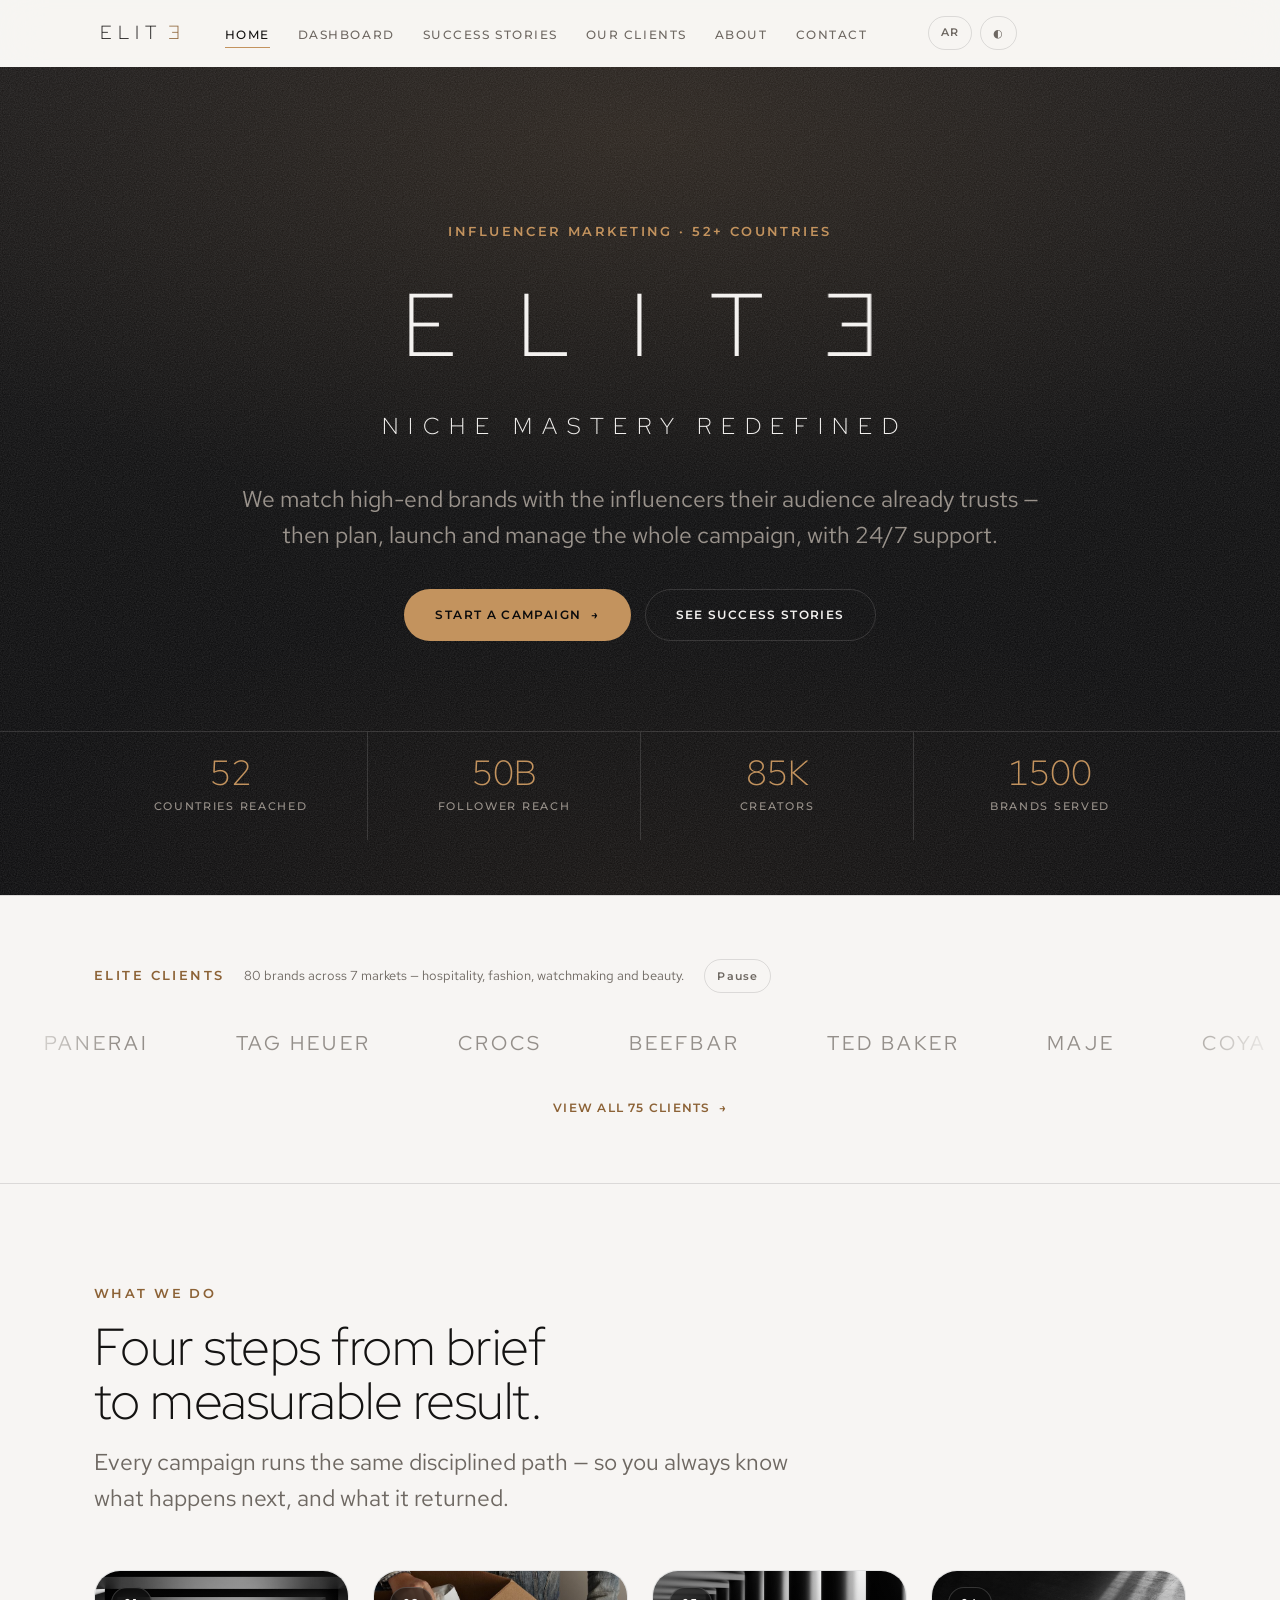
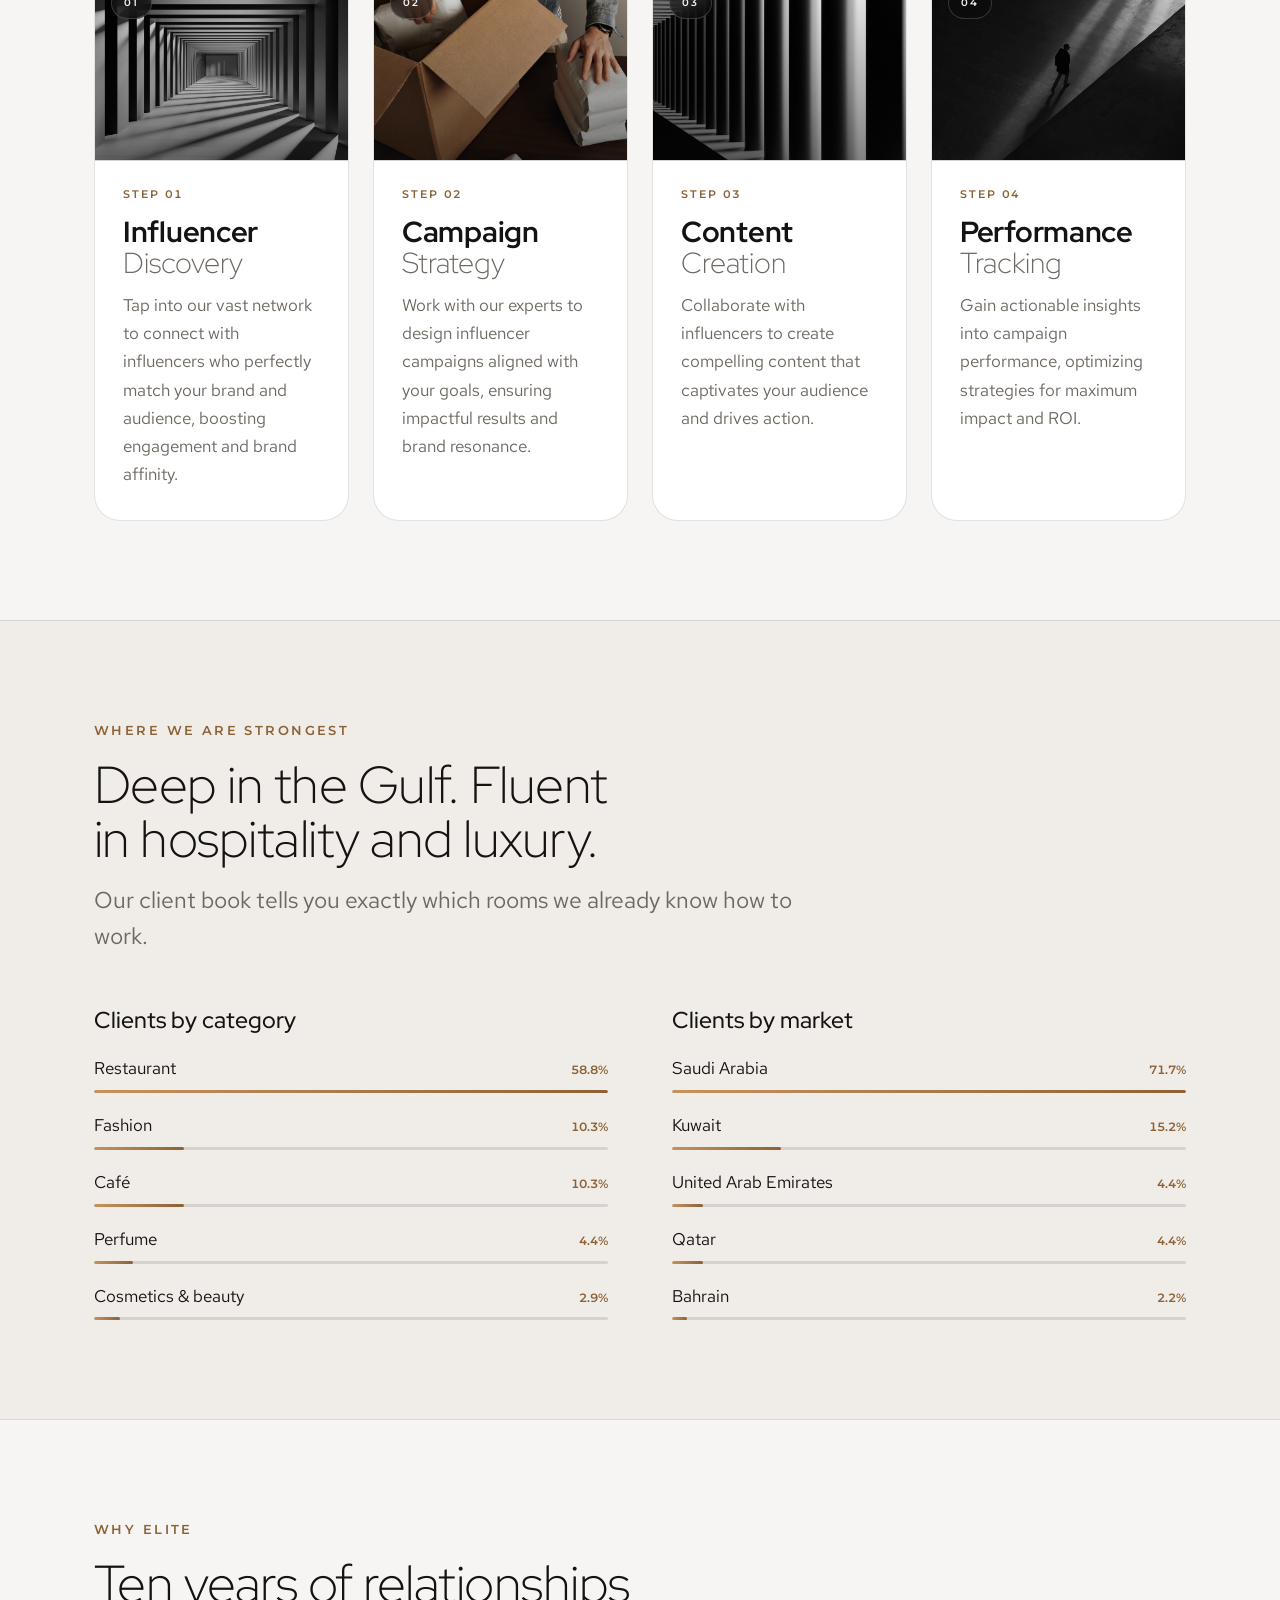
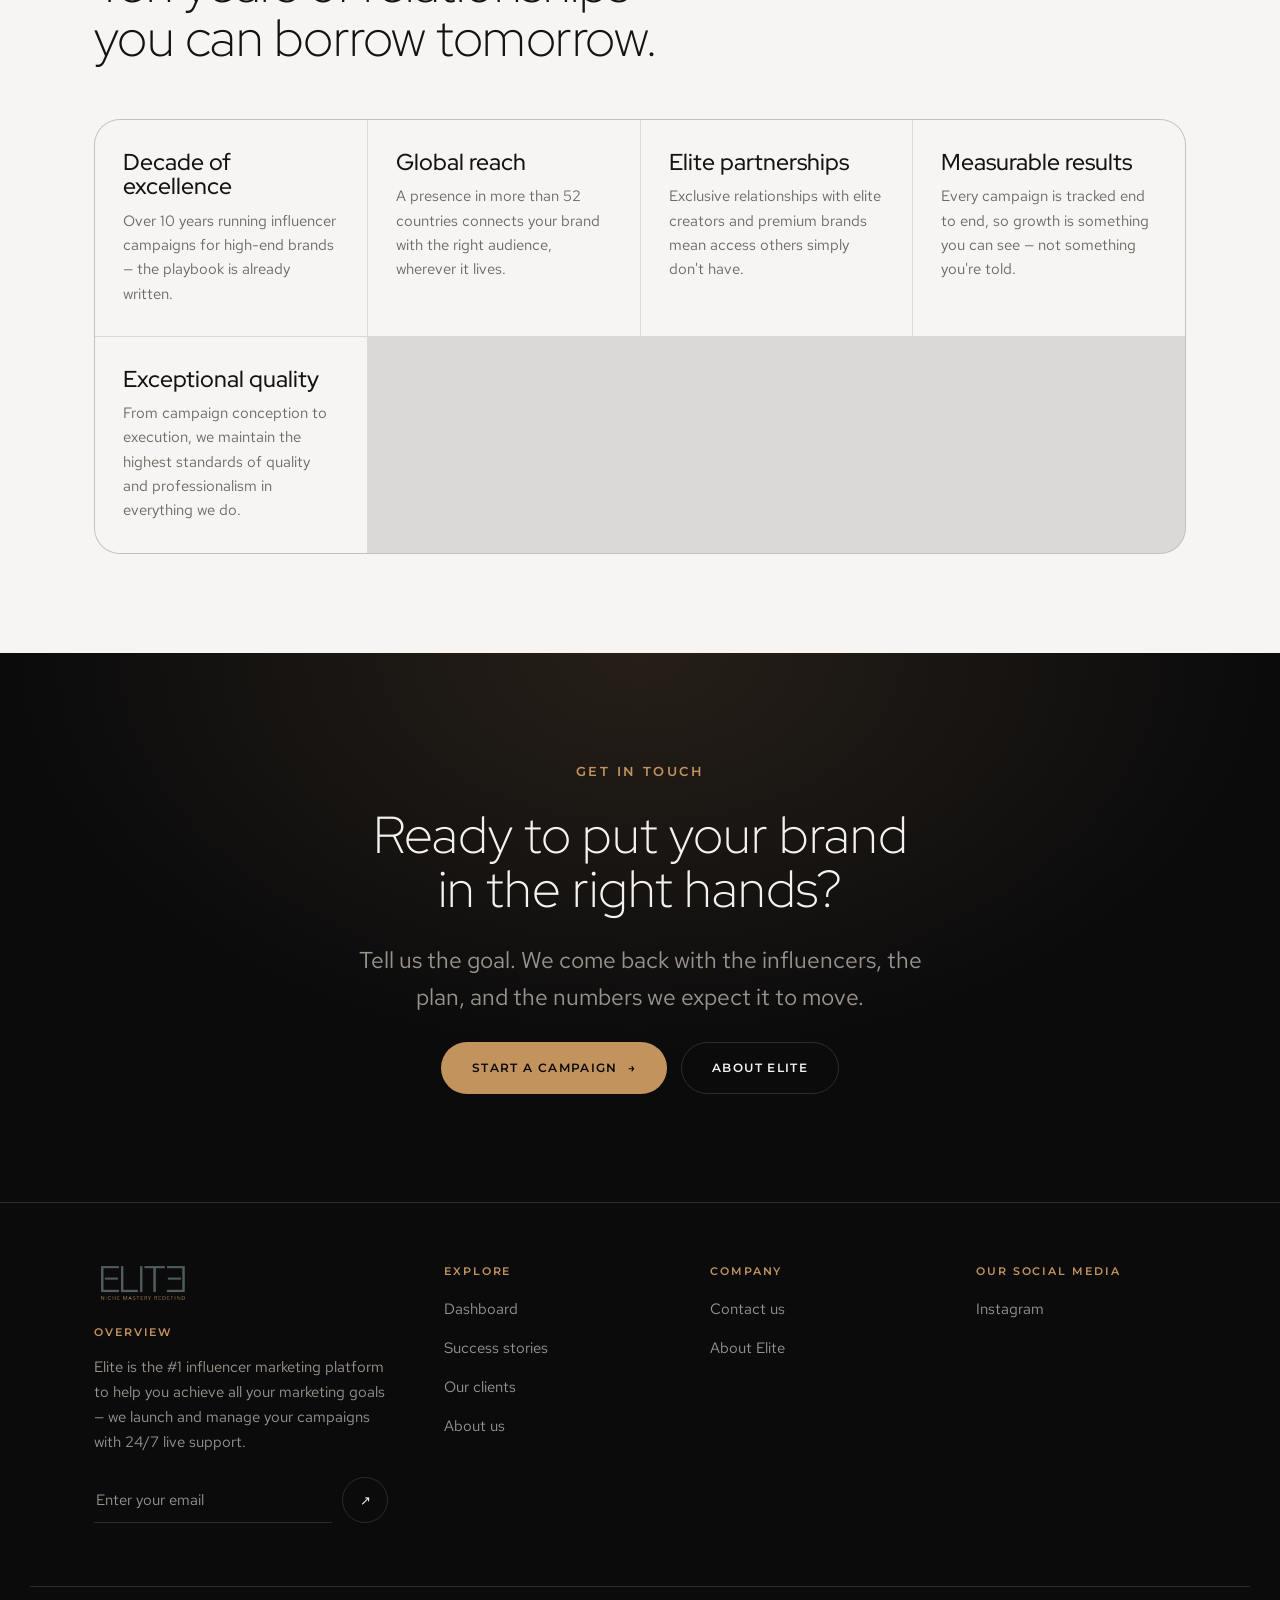
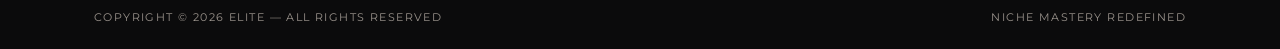
<file: index.html>
<!DOCTYPE html>
<html lang="en" dir="ltr">
<head>
<meta charset="utf-8">
<meta name="viewport" content="width=device-width, initial-scale=1, viewport-fit=cover">
<title>Elite — Niche Mastery Redefined</title>
<meta name="description" content="Elite is the #1 influencer marketing platform: creator discovery, campaign strategy, content creation and performance tracking across 52+ countries.">
<meta name="theme-color" content="#0B0B0C">
<link rel="canonical" href="https://eelite.vercel.app/index.html">
<link rel="alternate" hreflang="en" href="https://eelite.vercel.app/index.html">
<link rel="alternate" hreflang="ar" href="https://eelite.vercel.app/ar/index.html">
<link rel="alternate" hreflang="x-default" href="https://eelite.vercel.app/index.html">
<link rel="icon" href="assets/img/elite-logo.svg" type="image/svg+xml">
<meta property="og:type" content="website">
<meta property="og:site_name" content="Elite">
<meta property="og:locale" content="en_US">
<meta property="og:title" content="Elite — Niche Mastery Redefined">
<meta property="og:description" content="Elite is the #1 influencer marketing platform: creator discovery, campaign strategy, content creation and performance tracking across 52+ countries.">
<meta property="og:url" content="https://eelite.vercel.app/index.html">
<meta property="og:image" content="https://eelite.vercel.app/assets/img/elite-logo.svg">
<meta name="twitter:card" content="summary_large_image">
<link rel="preconnect" href="https://fonts.googleapis.com">
<link rel="preconnect" href="https://fonts.gstatic.com" crossorigin>
<link href="https://fonts.googleapis.com/css2?family=Red+Hat+Display:wght@300;400;500;700&family=Red+Hat+Text:wght@400;500&family=Montserrat:wght@500;600&display=swap" rel="stylesheet">
<link rel="stylesheet" href="assets/css/elite.css">
<script>(function(){try{var t=localStorage.getItem('elite-theme');if(t)document.documentElement.setAttribute('data-theme',t);}catch(e){}})();</script>
</head>
<body data-page="index">
<a class="skip" href="#main">Skip to content</a>
<header class="nav" id="nav">
  <div class="wrap nav-in">
    <a class="mark nav-mark" href="index.html" aria-label="Elite — home">ELIT<span class="flip">E</span></a>
    <nav aria-label="Primary">
      <ul class="nav-links"><li><a href="index.html" aria-current="page">Home</a></li><li><a href="dashboard.html">Dashboard</a></li><li><a href="case-studies.html">Success Stories</a></li><li><a href="sponsors.html">Our Clients</a></li><li><a href="about.html">About</a></li><li><a href="contacts.html">Contact</a></li></ul>
    </nav>
    <div class="nav-tools">
      <a class="chip-btn" href="ar/index.html" hreflang="ar" lang="ar" aria-label="Switch language to Arabic">AR</a>
      <button class="chip-btn" id="theme" type="button" aria-label="Switch theme"><span aria-hidden="true">◐</span></button>
      <button class="chip-btn nav-burger" id="burger" type="button" aria-expanded="false" aria-controls="mnav" aria-label="Open menu"><span class="burger-bars" aria-hidden="true"></span></button>
    </div>
  </div>
  <nav class="mnav" id="mnav" data-open="false" aria-label="Primary, mobile"><ul class="wrap"><li><a href="index.html" aria-current="page">Home</a></li><li><a href="dashboard.html">Dashboard</a></li><li><a href="case-studies.html">Success Stories</a></li><li><a href="sponsors.html">Our Clients</a></li><li><a href="about.html">About</a></li><li><a href="contacts.html">Contact</a></li></ul></nav>
</header>

<main id="main">

  <section class="hero">
    <div class="wrap hero-in">
      <p class="eyebrow hero-fade" style="animation-delay:.15s">Influencer marketing · 52+ countries</p>
      <h1 class="mark hero-mark" aria-label="Elite">
        <span style="animation-delay:.10s">E</span><span style="animation-delay:.17s">L</span><span style="animation-delay:.24s">I</span><span style="animation-delay:.31s">T</span><span class="flip" style="animation-delay:.38s">E</span>
      </h1>
      <p class="hero-tag hero-fade" style="animation-delay:.5s">Niche Mastery Redefined</p>
      <p class="hero-lede hero-fade" style="animation-delay:.65s">We match high-end brands with the influencers their audience already trusts — then plan, launch and manage the whole campaign, with 24/7 support.</p>
      <div class="hero-cta hero-fade" style="animation-delay:.8s">
        <a class="btn btn-gold" href="contacts.html">Start a campaign <span class="arrow" aria-hidden="true">→</span></a>
        <a class="btn btn-ghost-dark" href="case-studies.html">See success stories</a>
      </div>
    </div>
    <div class="rail hero-fade" style="animation-delay:.95s">
      <div class="wrap rail-in">
        <div class="rail-item"><span class="rail-n" data-count="52">52</span><span class="rail-l">Countries reached</span></div>
        <div class="rail-item"><span class="rail-n" data-count="50" data-suffix="B">50B</span><span class="rail-l">Follower reach</span></div>
        <div class="rail-item"><span class="rail-n" data-count="85" data-suffix="K">85K</span><span class="rail-l">Creators</span></div>
        <div class="rail-item"><span class="rail-n" data-count="1500">1500</span><span class="rail-l">Brands served</span></div>
      </div>
    </div>
  </section>

  <section class="trust" aria-labelledby="trust-h">
    <div class="wrap trust-head">
      <h2 class="eyebrow" id="trust-h">Elite clients</h2>
      <p class="trust-note">80 brands across 7 markets — hospitality, fashion, watchmaking and beauty.</p>
      <button class="chip-btn" type="button" data-marquee-toggle aria-pressed="false">Pause</button>
    </div>
    <div class="marquee" aria-hidden="true">
      <div class="marquee-track">
        <span class="logo-cell">Panerai</span><span class="logo-cell">TAG Heuer</span><span class="logo-cell">Crocs</span><span class="logo-cell">Beefbar</span><span class="logo-cell">Ted Baker</span><span class="logo-cell">Maje</span><span class="logo-cell">Coya</span><span class="logo-cell">Bagatelle</span><span class="logo-cell">Urth Caffé</span><span class="logo-cell">Morini</span><span class="logo-cell">Rüya</span><span class="logo-cell">Signor Sassi</span><span class="logo-cell">San Carlo</span><span class="logo-cell">Myazū</span><span class="logo-cell">Sumosan</span><span class="logo-cell">MNKY HSE</span><span class="logo-cell">Tashas</span><span class="logo-cell">Jones the Grocer</span><span class="logo-cell">Vero Moda</span><span class="logo-cell">Kiko</span><span class="logo-cell">Roka</span><span class="logo-cell">Clap</span><span class="logo-cell">Robata</span><span class="logo-cell">Fred</span><span class="logo-cell">Solitaire</span>
      </div>
      <div class="marquee-track" aria-hidden="true">
        <span class="logo-cell">Panerai</span><span class="logo-cell">TAG Heuer</span><span class="logo-cell">Crocs</span><span class="logo-cell">Beefbar</span><span class="logo-cell">Ted Baker</span><span class="logo-cell">Maje</span><span class="logo-cell">Coya</span><span class="logo-cell">Bagatelle</span><span class="logo-cell">Urth Caffé</span><span class="logo-cell">Morini</span><span class="logo-cell">Rüya</span><span class="logo-cell">Signor Sassi</span><span class="logo-cell">San Carlo</span><span class="logo-cell">Myazū</span><span class="logo-cell">Sumosan</span><span class="logo-cell">MNKY HSE</span><span class="logo-cell">Tashas</span><span class="logo-cell">Jones the Grocer</span><span class="logo-cell">Vero Moda</span><span class="logo-cell">Kiko</span><span class="logo-cell">Roka</span><span class="logo-cell">Clap</span><span class="logo-cell">Robata</span><span class="logo-cell">Fred</span><span class="logo-cell">Solitaire</span>
      </div>
    </div>
    <div class="wrap center mt-8">
      <a class="link-arrow" href="sponsors.html">View all 75 clients <span class="arrow" aria-hidden="true">→</span></a>
    </div>
  </section>

  <section class="sec" aria-labelledby="svc-h">
    <div class="wrap">
      <div class="sec-head reveal">
        <p class="eyebrow">What we do</p>
        <h2 class="sec-title" id="svc-h">Four steps from brief to measurable result.</h2>
        <p class="sec-sub">Every campaign runs the same disciplined path — so you always know what happens next, and what it returned.</p>
      </div>
      <div class="svc-grid">
        <article class="svc svc--media reveal">
          <div class="svc__visual"><span class="svc__badge">01</span><img src="assets/img/services/influencer-discovery.jpeg" alt="Creator filming a short-form video on a phone" width="1100" height="825" loading="lazy" decoding="async"></div><div class="svc-body"><span class="svc-idx">STEP 01</span>
          <h3 class="svc-title"><b>Influencer</b><span>Discovery</span></h3>
          <p class="svc-copy">Tap into our vast network to connect with influencers who perfectly match your brand and audience, boosting engagement and brand affinity.</p></div>
        </article>
        <article class="svc svc--media reveal" style="transition-delay:.08s">
          <div class="svc__visual"><span class="svc__badge">02</span><img src="assets/img/services/campaign-strategy.jpeg" alt="Campaign planning session over a printed schedule" width="1100" height="825" loading="lazy" decoding="async"></div><div class="svc-body"><span class="svc-idx">STEP 02</span>
          <h3 class="svc-title"><b>Campaign</b><span>Strategy</span></h3>
          <p class="svc-copy">Work with our experts to design influencer campaigns aligned with your goals, ensuring impactful results and brand resonance.</p></div>
        </article>
        <article class="svc svc--media reveal" style="transition-delay:.16s">
          <div class="svc__visual"><span class="svc__badge">03</span><img src="assets/img/services/content-creation.jpeg" alt="Content shoot in progress on location" width="1100" height="825" loading="lazy" decoding="async"></div><div class="svc-body"><span class="svc-idx">STEP 03</span>
          <h3 class="svc-title"><b>Content</b><span>Creation</span></h3>
          <p class="svc-copy">Collaborate with influencers to create compelling content that captivates your audience and drives action.</p></div>
        </article>
        <article class="svc svc--media reveal" style="transition-delay:.24s">
          <div class="svc__visual"><span class="svc__badge">04</span><img src="assets/img/services/performance-tracking.jpeg" alt="Performance dashboard on a laptop screen" width="1100" height="825" loading="lazy" decoding="async"></div><div class="svc-body"><span class="svc-idx">STEP 04</span>
          <h3 class="svc-title"><b>Performance</b><span>Tracking</span></h3>
          <p class="svc-copy">Gain actionable insights into campaign performance, optimizing strategies for maximum impact and ROI.</p></div>
        </article>
      </div>
    </div>
  </section>

  <section class="sec sec--sunken" aria-labelledby="proof-h">
    <div class="wrap">
      <div class="sec-head reveal">
        <p class="eyebrow">Where we are strongest</p>
        <h2 class="sec-title" id="proof-h">Deep in the Gulf. Fluent in hospitality and luxury.</h2>
        <p class="sec-sub">Our client book tells you exactly which rooms we already know how to work.</p>
      </div>
      <div class="proof">
        <div class="reveal">
          <h3>Clients by category</h3>
          <div class="meters">
            <div class="meter-row"><div class="meter-top"><span class="meter-name">Restaurant</span><span class="meter-val">58.8%</span></div><div class="meter-bar"><i class="meter-fill" data-w="100"></i></div></div>
            <div class="meter-row"><div class="meter-top"><span class="meter-name">Fashion</span><span class="meter-val">10.3%</span></div><div class="meter-bar"><i class="meter-fill" data-w="17.5"></i></div></div>
            <div class="meter-row"><div class="meter-top"><span class="meter-name">Café</span><span class="meter-val">10.3%</span></div><div class="meter-bar"><i class="meter-fill" data-w="17.5"></i></div></div>
            <div class="meter-row"><div class="meter-top"><span class="meter-name">Perfume</span><span class="meter-val">4.4%</span></div><div class="meter-bar"><i class="meter-fill" data-w="7.5"></i></div></div>
            <div class="meter-row"><div class="meter-top"><span class="meter-name">Cosmetics &amp; beauty</span><span class="meter-val">2.9%</span></div><div class="meter-bar"><i class="meter-fill" data-w="5"></i></div></div>
          </div>
        </div>
        <div class="reveal" style="transition-delay:.1s">
          <h3>Clients by market</h3>
          <div class="meters">
            <div class="meter-row"><div class="meter-top"><span class="meter-name">Saudi Arabia</span><span class="meter-val">71.7%</span></div><div class="meter-bar"><i class="meter-fill" data-w="100"></i></div></div>
            <div class="meter-row"><div class="meter-top"><span class="meter-name">Kuwait</span><span class="meter-val">15.2%</span></div><div class="meter-bar"><i class="meter-fill" data-w="21.2"></i></div></div>
            <div class="meter-row"><div class="meter-top"><span class="meter-name">United Arab Emirates</span><span class="meter-val">4.4%</span></div><div class="meter-bar"><i class="meter-fill" data-w="6.1"></i></div></div>
            <div class="meter-row"><div class="meter-top"><span class="meter-name">Qatar</span><span class="meter-val">4.4%</span></div><div class="meter-bar"><i class="meter-fill" data-w="6.1"></i></div></div>
            <div class="meter-row"><div class="meter-top"><span class="meter-name">Bahrain</span><span class="meter-val">2.2%</span></div><div class="meter-bar"><i class="meter-fill" data-w="3"></i></div></div>
          </div>
        </div>
      </div>
    </div>
  </section>

  <section class="sec" aria-labelledby="why-h">
    <div class="wrap">
      <div class="sec-head reveal">
        <p class="eyebrow">Why Elite</p>
        <h2 class="sec-title" id="why-h">Ten years of relationships you can borrow tomorrow.</h2>
      </div>
      <div class="why reveal">
        <div class="why-item">
          <h3>Decade of excellence</h3>
          <p>Over 10 years running influencer campaigns for high-end brands — the playbook is already written.</p>
        </div>
        <div class="why-item">
          <h3>Global reach</h3>
          <p>A presence in more than 52 countries connects your brand with the right audience, wherever it lives.</p>
        </div>
        <div class="why-item">
          <h3>Elite partnerships</h3>
          <p>Exclusive relationships with elite creators and premium brands mean access others simply don't have.</p>
        </div>
        <div class="why-item">
          <h3>Measurable results</h3>
          <p>Every campaign is tracked end to end, so growth is something you can see — not something you're told.</p>
        </div>
        <div class="why-item">
          <h3>Exceptional quality</h3>
          <p>From campaign conception to execution, we maintain the highest standards of quality and professionalism in everything we do.</p>
        </div>
      </div>
    </div>
  </section>

  <section class="cta">
    <div class="wrap cta-in">
      <p class="eyebrow">Get in touch</p>
      <h2 class="cta-title">Ready to put your brand in the right hands?</h2>
      <p class="cta-lede">Tell us the goal. We come back with the influencers, the plan, and the numbers we expect it to move.</p>
      <div class="row" style="justify-content:center">
        <a class="btn btn-gold" href="contacts.html">Start a campaign <span class="arrow" aria-hidden="true">→</span></a>
        <a class="btn btn-ghost-dark" href="about.html">About Elite</a>
      </div>
    </div>
  </section>

</main>

<footer class="foot">
  <div class="wrap foot-in">
    <div>
      <span class="mark foot-mark"><span class="mark-img"><img src="assets/img/elite-logo.svg" alt="Elite — Niche Mastery Redefined" width="572" height="232" loading="lazy" decoding="async"></span></span>
      <h4>Overview</h4>
      <p>Elite is the #1 influencer marketing platform to help you achieve all your marketing goals — we launch and manage your campaigns with 24/7 live support.</p>
      <form class="sub" data-validate data-success="You're subscribed. Welcome to Elite.">
        <label class="sr" for="nl-email">Email address</label>
        <input id="nl-email" type="email" name="email" placeholder="Enter your email" autocomplete="email" required>
        <button type="submit" aria-label="Subscribe to the newsletter">↗</button>
      </form>
    </div>
    <div><h4>Explore</h4><ul class="foot-list"><li><a href="dashboard.html">Dashboard</a></li><li><a href="case-studies.html">Success stories</a></li><li><a href="sponsors.html">Our clients</a></li><li><a href="about.html">About us</a></li></ul></div>
    <div><h4>Company</h4><ul class="foot-list"><li><a href="contacts.html">Contact us</a></li><li><a href="about.html">About Elite</a></li></ul></div>
    <div><h4>Our social media</h4><ul class="foot-list"><li><a href="https://instagram.com" target="_blank" rel="noopener">Instagram</a></li></ul></div>
  </div>
  <div class="wrap foot-bottom">
    <span>Copyright © <span data-year>2026</span> Elite — all rights reserved</span>
    <span>Niche Mastery Redefined</span>
  </div>
</footer>
<div class="toast" id="toast" role="status" aria-live="polite"></div>
<script src="assets/js/elite.js" defer></script>
</body>
</html>
</file>
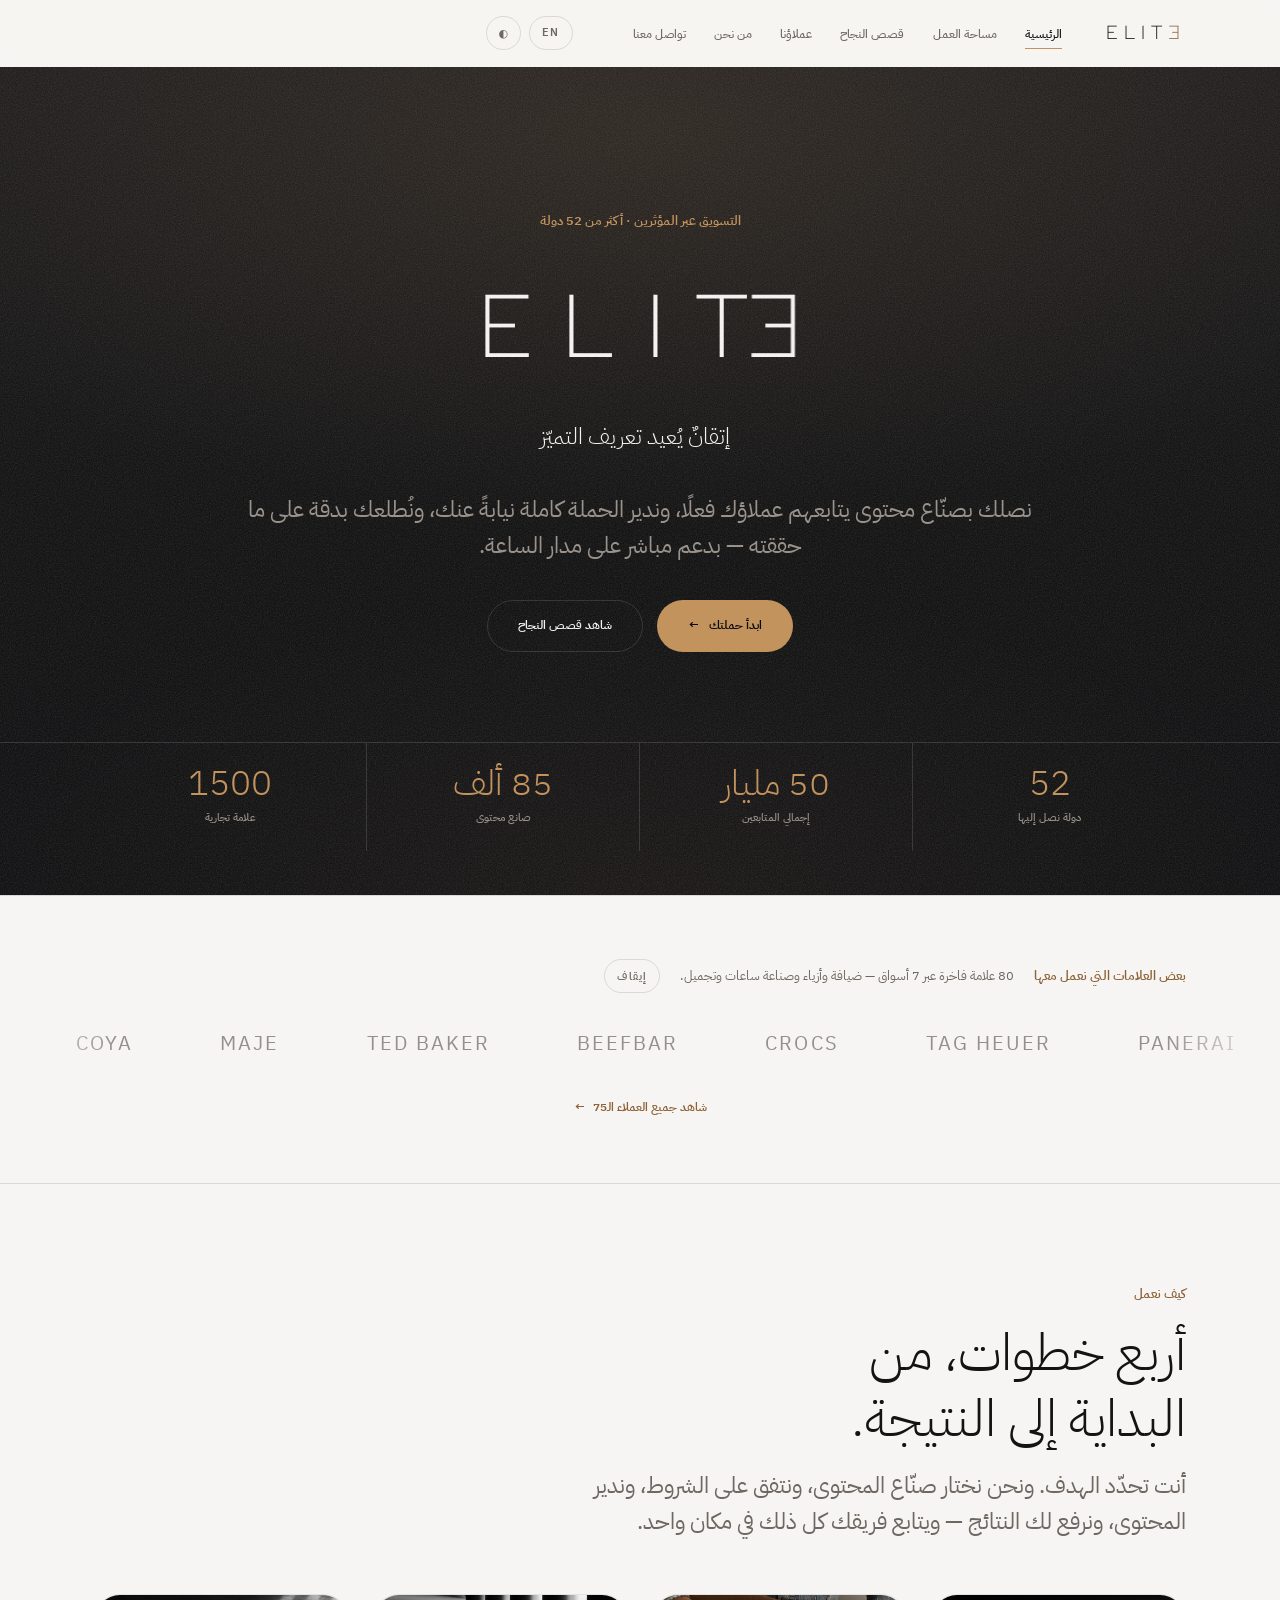
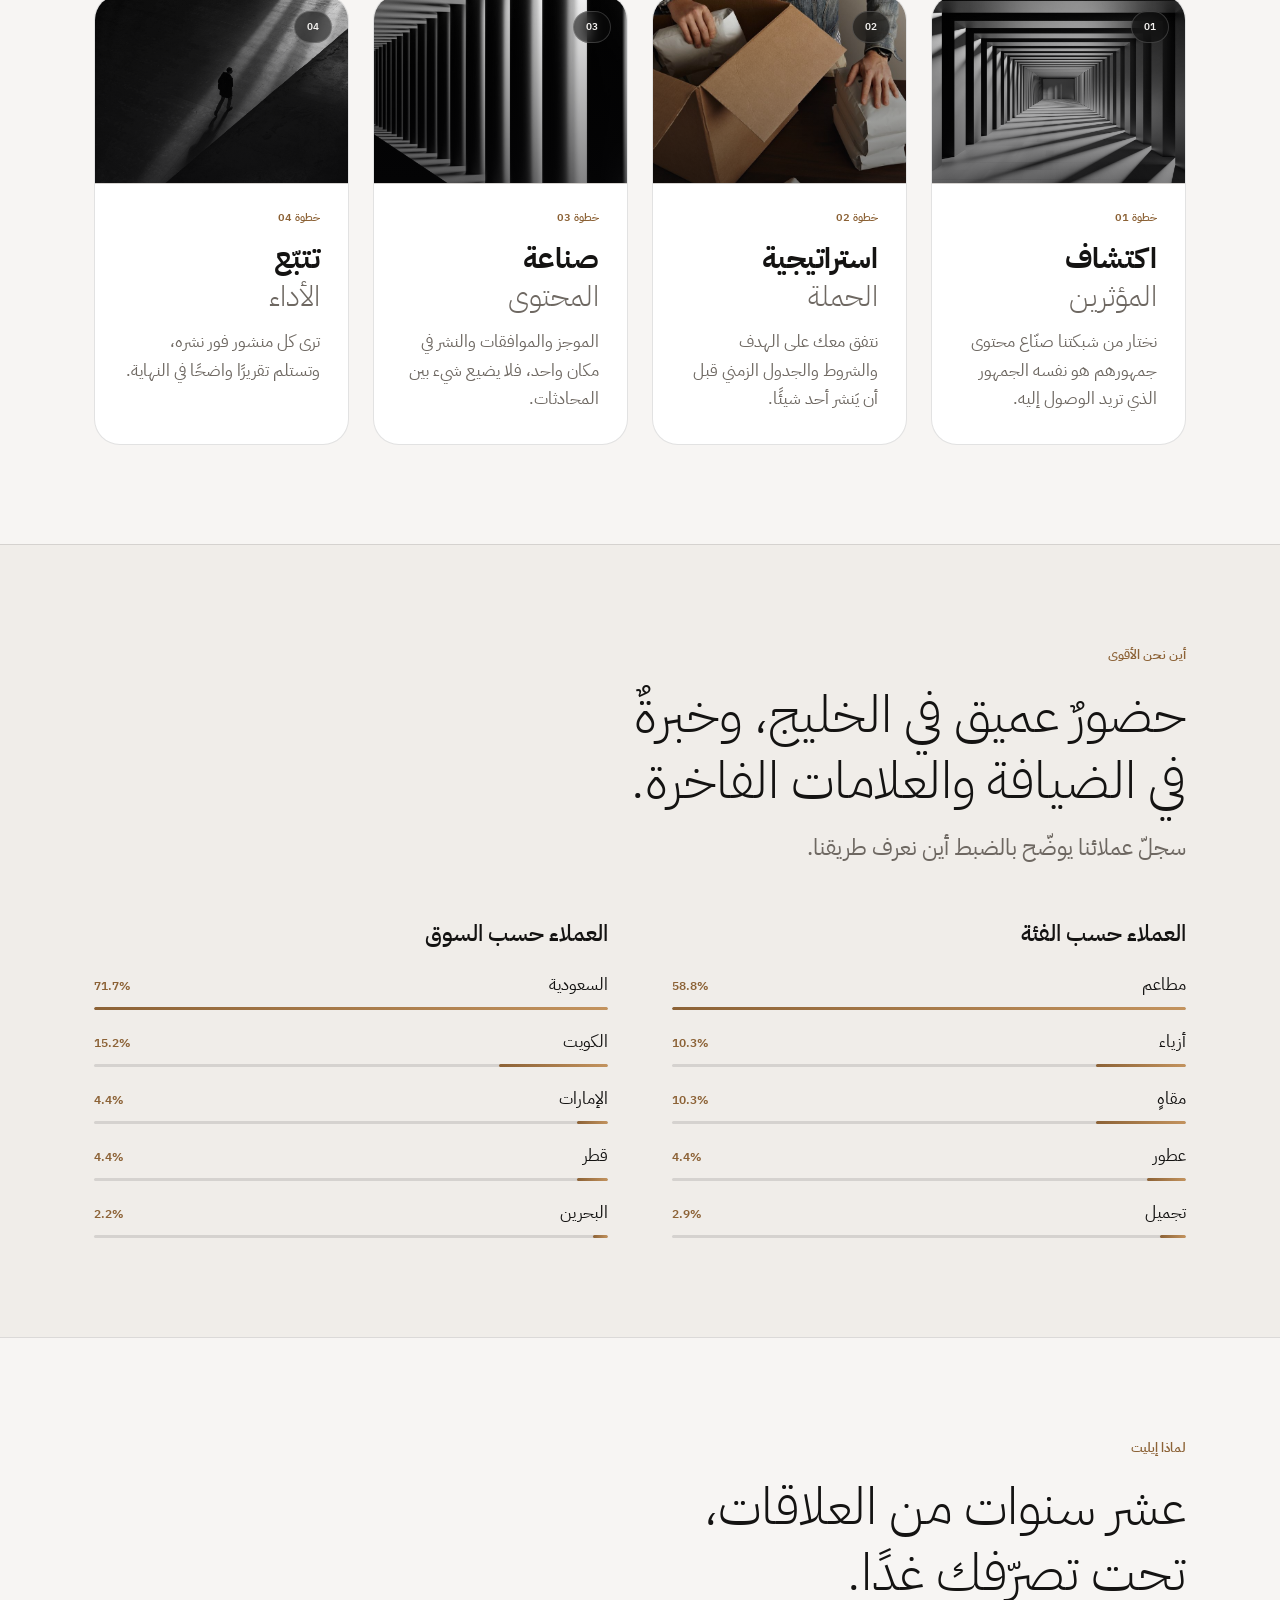
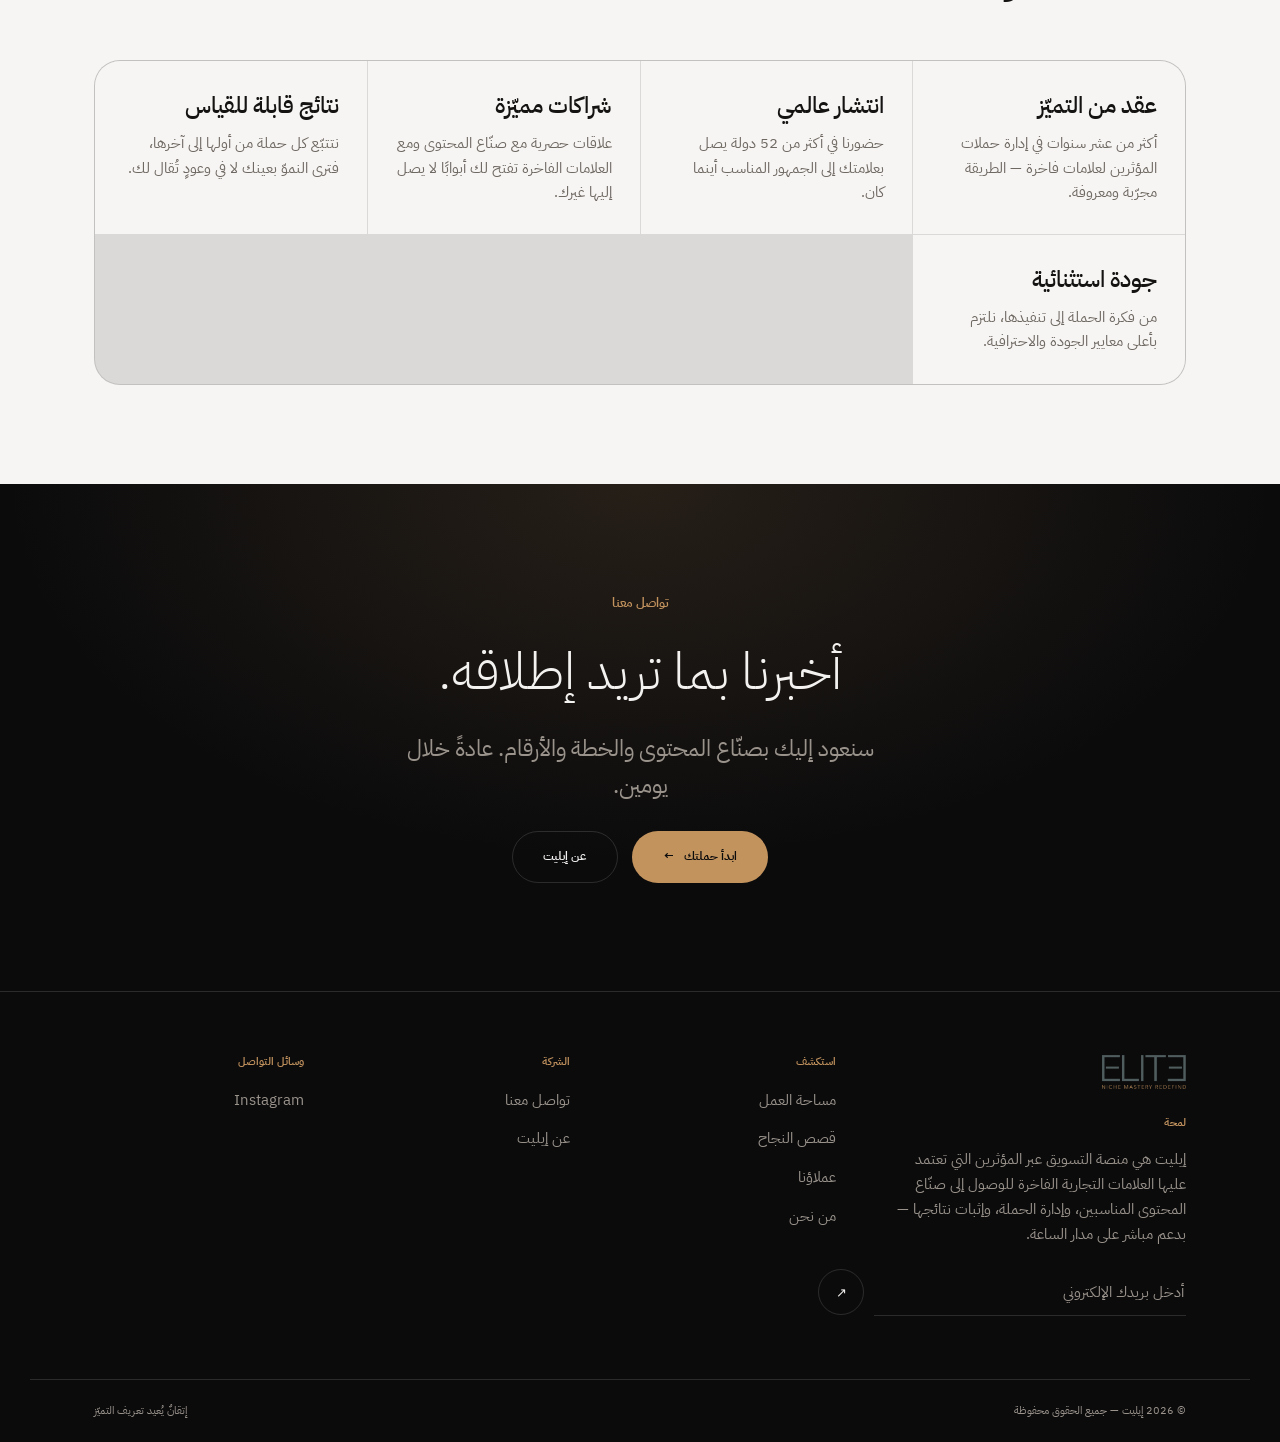
<file: ar/index.html>
<!DOCTYPE html>
<html lang="ar" dir="rtl">
<head>
<meta charset="utf-8">
<meta name="viewport" content="width=device-width, initial-scale=1, viewport-fit=cover">
<title>إيليت — إتقانٌ يُعيد تعريف التميّز</title>
<meta name="description" content="تربط إيليت العلامات التجارية الفاخرة بصنّاع محتوى موثوقين في أكثر من 52 دولة، ثم تخطط للحملة وتديرها وتقيس نتائجها في مساحة عمل واحدة.">
<meta name="theme-color" content="#0B0B0C">
<link rel="canonical" href="https://eelite.vercel.app/ar/index.html">
<link rel="alternate" hreflang="en" href="https://eelite.vercel.app/index.html">
<link rel="alternate" hreflang="ar" href="https://eelite.vercel.app/ar/index.html">
<link rel="alternate" hreflang="x-default" href="https://eelite.vercel.app/index.html">
<link rel="icon" href="../assets/img/elite-logo.svg" type="image/svg+xml">
<meta property="og:type" content="website">
<meta property="og:site_name" content="Elite">
<meta property="og:locale" content="ar_SA">
<meta property="og:title" content="إيليت — إتقانٌ يُعيد تعريف التميّز">
<meta property="og:description" content="تربط إيليت العلامات التجارية الفاخرة بصنّاع محتوى موثوقين في أكثر من 52 دولة، ثم تخطط للحملة وتديرها وتقيس نتائجها في مساحة عمل واحدة.">
<meta property="og:url" content="https://eelite.vercel.app/ar/index.html">
<meta property="og:image" content="https://eelite.vercel.app/assets/img/elite-logo.svg">
<meta name="twitter:card" content="summary_large_image">
<link rel="preconnect" href="https://fonts.googleapis.com">
<link rel="preconnect" href="https://fonts.gstatic.com" crossorigin>
<link href="https://fonts.googleapis.com/css2?family=Red+Hat+Display:wght@300;400;500;700&family=Montserrat:wght@500;600&family=IBM+Plex+Sans+Arabic:wght@300;400;500;600;700&display=swap" rel="stylesheet">
<link rel="stylesheet" href="../assets/css/elite.css">
<link rel="stylesheet" href="../assets/css/elite-rtl.css">
<script>(function(){try{var t=localStorage.getItem('elite-theme');if(t)document.documentElement.setAttribute('data-theme',t);}catch(e){}})();</script>
</head>
<body data-page="index">
<a class="skip" href="#main">تخطَّ إلى المحتوى</a>
<header class="nav" id="nav">
  <div class="wrap nav-in">
    <a class="mark nav-mark" href="index.html" aria-label="إيليت — الصفحة الرئيسية">ELIT<span class="flip">E</span></a>
    <nav aria-label="التنقّل الرئيسي">
      <ul class="nav-links"><li><a href="index.html" aria-current="page">الرئيسية</a></li><li><a href="dashboard.html">مساحة العمل</a></li><li><a href="case-studies.html">قصص النجاح</a></li><li><a href="sponsors.html">عملاؤنا</a></li><li><a href="about.html">من نحن</a></li><li><a href="contacts.html">تواصل معنا</a></li></ul>
    </nav>
    <div class="nav-tools">
      <a class="chip-btn" href="../index.html" hreflang="en" lang="en" aria-label="التبديل إلى الإنجليزية">EN</a>
      <button class="chip-btn" id="theme" type="button" aria-label="تغيير المظهر"><span aria-hidden="true">◐</span></button>
      <button class="chip-btn nav-burger" id="burger" type="button" aria-expanded="false" aria-controls="mnav" aria-label="فتح القائمة"><span class="burger-bars" aria-hidden="true"></span></button>
    </div>
  </div>
  <nav class="mnav" id="mnav" data-open="false" aria-label="التنقّل الرئيسي، الجوال"><ul class="wrap"><li><a href="index.html" aria-current="page">الرئيسية</a></li><li><a href="dashboard.html">مساحة العمل</a></li><li><a href="case-studies.html">قصص النجاح</a></li><li><a href="sponsors.html">عملاؤنا</a></li><li><a href="about.html">من نحن</a></li><li><a href="contacts.html">تواصل معنا</a></li></ul></nav>
</header>

<main id="main">
  <section class="hero">
    <div class="wrap hero-in">
      <p class="eyebrow hero-fade" style="animation-delay:.15s">التسويق عبر المؤثرين · أكثر من 52 دولة</p>
      <h1 class="mark hero-mark" aria-label="إيليت">
        <span style="animation-delay:.10s">E</span><span style="animation-delay:.17s">L</span><span style="animation-delay:.24s">I</span><span style="animation-delay:.31s">T</span><span class="flip" style="animation-delay:.38s">E</span>
      </h1>
      <p class="hero-tag hero-fade" style="animation-delay:.5s">إتقانٌ يُعيد تعريف التميّز</p>
      <p class="hero-lede hero-fade" style="animation-delay:.65s">نصلك بصنّاع محتوى يتابعهم عملاؤك فعلًا، وندير الحملة كاملة نيابةً عنك، ونُطلعك بدقة على ما حققته — بدعم مباشر على مدار الساعة.</p>
      <div class="hero-cta hero-fade" style="animation-delay:.8s">
        <a class="btn btn-gold" href="contacts.html">ابدأ حملتك <span class="arrow" aria-hidden="true">→</span></a>
        <a class="btn btn-ghost-dark" href="case-studies.html">شاهد قصص النجاح</a>
      </div>
    </div>
    <div class="rail hero-fade" style="animation-delay:.95s">
      <div class="wrap rail-in">
        <div class="rail-item"><span class="rail-n" data-count="52">52</span><span class="rail-l">دولة نصل إليها</span></div>
        <div class="rail-item"><span class="rail-n" data-count="50" data-suffix=" مليار">50 مليار</span><span class="rail-l">إجمالي المتابعين</span></div>
        <div class="rail-item"><span class="rail-n" data-count="85" data-suffix=" ألف">85 ألف</span><span class="rail-l">صانع محتوى</span></div>
        <div class="rail-item"><span class="rail-n" data-count="1500">1500</span><span class="rail-l">علامة تجارية</span></div>
      </div>
    </div>
  </section>

  <section class="trust" aria-labelledby="trust-h">
    <div class="wrap trust-head">
      <h2 class="eyebrow" id="trust-h">بعض العلامات التي نعمل معها</h2>
      <p class="trust-note">80 علامة فاخرة عبر 7 أسواق — ضيافة وأزياء وصناعة ساعات وتجميل.</p>
      <button class="chip-btn" type="button" data-marquee-toggle aria-pressed="false">إيقاف</button>
    </div>
    <div class="marquee" aria-hidden="true">
      <div class="marquee-track"><span class="logo-cell">Panerai</span><span class="logo-cell">TAG Heuer</span><span class="logo-cell">Crocs</span><span class="logo-cell">Beefbar</span><span class="logo-cell">Ted Baker</span><span class="logo-cell">Maje</span><span class="logo-cell">Coya</span><span class="logo-cell">Bagatelle</span><span class="logo-cell">Urth Caffé</span><span class="logo-cell">Morini</span><span class="logo-cell">Rüya</span><span class="logo-cell">Signor Sassi</span><span class="logo-cell">San Carlo</span><span class="logo-cell">Myazū</span><span class="logo-cell">Sumosan</span><span class="logo-cell">MNKY HSE</span><span class="logo-cell">Tashas</span><span class="logo-cell">Jones the Grocer</span><span class="logo-cell">Vero Moda</span><span class="logo-cell">Kiko</span><span class="logo-cell">Roka</span><span class="logo-cell">Clap</span><span class="logo-cell">Robata</span><span class="logo-cell">Fred</span><span class="logo-cell">Solitaire</span></div>
      <div class="marquee-track" aria-hidden="true"><span class="logo-cell">Panerai</span><span class="logo-cell">TAG Heuer</span><span class="logo-cell">Crocs</span><span class="logo-cell">Beefbar</span><span class="logo-cell">Ted Baker</span><span class="logo-cell">Maje</span><span class="logo-cell">Coya</span><span class="logo-cell">Bagatelle</span><span class="logo-cell">Urth Caffé</span><span class="logo-cell">Morini</span><span class="logo-cell">Rüya</span><span class="logo-cell">Signor Sassi</span><span class="logo-cell">San Carlo</span><span class="logo-cell">Myazū</span><span class="logo-cell">Sumosan</span><span class="logo-cell">MNKY HSE</span><span class="logo-cell">Tashas</span><span class="logo-cell">Jones the Grocer</span><span class="logo-cell">Vero Moda</span><span class="logo-cell">Kiko</span><span class="logo-cell">Roka</span><span class="logo-cell">Clap</span><span class="logo-cell">Robata</span><span class="logo-cell">Fred</span><span class="logo-cell">Solitaire</span></div>
    </div>
    <div class="wrap center mt-8"><a class="link-arrow" href="sponsors.html">شاهد جميع العملاء الـ75 <span class="arrow" aria-hidden="true">→</span></a></div>
  </section>

  <section class="sec" aria-labelledby="svc-h">
    <div class="wrap">
      <div class="sec-head reveal">
        <p class="eyebrow">كيف نعمل</p>
        <h2 class="sec-title" id="svc-h">أربع خطوات، من البداية إلى النتيجة.</h2>
        <p class="sec-sub">أنت تحدّد الهدف. ونحن نختار صنّاع المحتوى، ونتفق على الشروط، وندير المحتوى، ونرفع لك النتائج — ويتابع فريقك كل ذلك في مكان واحد.</p>
      </div>
      <div class="svc-grid">
        <article class="svc svc--media reveal"><div class="svc__visual"><span class="svc__badge">01</span><img src="../assets/img/services/influencer-discovery.jpeg" alt="صانع محتوى يصوّر مقطعاً قصيراً بهاتفه" width="1100" height="825" loading="lazy" decoding="async"></div><div class="svc-body"><span class="svc-idx">خطوة 01</span><h3 class="svc-title"><b>اكتشاف</b><span>المؤثرين</span></h3><p class="svc-copy">نختار من شبكتنا صنّاع محتوى جمهورهم هو نفسه الجمهور الذي تريد الوصول إليه.</p></div></article>
        <article class="svc svc--media reveal" style="transition-delay:.08s"><div class="svc__visual"><span class="svc__badge">02</span><img src="../assets/img/services/campaign-strategy.jpeg" alt="جلسة تخطيط حملة حول جدول مطبوع" width="1100" height="825" loading="lazy" decoding="async"></div><div class="svc-body"><span class="svc-idx">خطوة 02</span><h3 class="svc-title"><b>استراتيجية</b><span>الحملة</span></h3><p class="svc-copy">نتفق معك على الهدف والشروط والجدول الزمني قبل أن يَنشر أحد شيئًا.</p></div></article>
        <article class="svc svc--media reveal" style="transition-delay:.16s"><div class="svc__visual"><span class="svc__badge">03</span><img src="../assets/img/services/content-creation.jpeg" alt="تصوير محتوى جارٍ في الموقع" width="1100" height="825" loading="lazy" decoding="async"></div><div class="svc-body"><span class="svc-idx">خطوة 03</span><h3 class="svc-title"><b>صناعة</b><span>المحتوى</span></h3><p class="svc-copy">الموجز والموافقات والنشر في مكان واحد، فلا يضيع شيء بين المحادثات.</p></div></article>
        <article class="svc svc--media reveal" style="transition-delay:.24s"><div class="svc__visual"><span class="svc__badge">04</span><img src="../assets/img/services/performance-tracking.jpeg" alt="لوحة أداء معروضة على شاشة حاسوب" width="1100" height="825" loading="lazy" decoding="async"></div><div class="svc-body"><span class="svc-idx">خطوة 04</span><h3 class="svc-title"><b>تتبّع</b><span>الأداء</span></h3><p class="svc-copy">ترى كل منشور فور نشره، وتستلم تقريرًا واضحًا في النهاية.</p></div></article>
      </div>
    </div>
  </section>

  <section class="sec sec--sunken" aria-labelledby="proof-h">
    <div class="wrap">
      <div class="sec-head reveal">
        <p class="eyebrow">أين نحن الأقوى</p>
        <h2 class="sec-title" id="proof-h">حضورٌ عميق في الخليج، وخبرةٌ في الضيافة والعلامات الفاخرة.</h2>
        <p class="sec-sub">سجلّ عملائنا يوضّح بالضبط أين نعرف طريقنا.</p>
      </div>
      <div class="proof">
        <div class="reveal"><h3>العملاء حسب الفئة</h3>
          <div class="meters">
            <div class="meter-row"><div class="meter-top"><span class="meter-name">مطاعم</span><span class="meter-val">58.8%</span></div><div class="meter-bar"><i class="meter-fill" data-w="100"></i></div></div>
            <div class="meter-row"><div class="meter-top"><span class="meter-name">أزياء</span><span class="meter-val">10.3%</span></div><div class="meter-bar"><i class="meter-fill" data-w="17.5"></i></div></div>
            <div class="meter-row"><div class="meter-top"><span class="meter-name">مقاهٍ</span><span class="meter-val">10.3%</span></div><div class="meter-bar"><i class="meter-fill" data-w="17.5"></i></div></div>
            <div class="meter-row"><div class="meter-top"><span class="meter-name">عطور</span><span class="meter-val">4.4%</span></div><div class="meter-bar"><i class="meter-fill" data-w="7.5"></i></div></div>
            <div class="meter-row"><div class="meter-top"><span class="meter-name">تجميل</span><span class="meter-val">2.9%</span></div><div class="meter-bar"><i class="meter-fill" data-w="5"></i></div></div>
          </div>
        </div>
        <div class="reveal" style="transition-delay:.1s"><h3>العملاء حسب السوق</h3>
          <div class="meters">
            <div class="meter-row"><div class="meter-top"><span class="meter-name">السعودية</span><span class="meter-val">71.7%</span></div><div class="meter-bar"><i class="meter-fill" data-w="100"></i></div></div>
            <div class="meter-row"><div class="meter-top"><span class="meter-name">الكويت</span><span class="meter-val">15.2%</span></div><div class="meter-bar"><i class="meter-fill" data-w="21.2"></i></div></div>
            <div class="meter-row"><div class="meter-top"><span class="meter-name">الإمارات</span><span class="meter-val">4.4%</span></div><div class="meter-bar"><i class="meter-fill" data-w="6.1"></i></div></div>
            <div class="meter-row"><div class="meter-top"><span class="meter-name">قطر</span><span class="meter-val">4.4%</span></div><div class="meter-bar"><i class="meter-fill" data-w="6.1"></i></div></div>
            <div class="meter-row"><div class="meter-top"><span class="meter-name">البحرين</span><span class="meter-val">2.2%</span></div><div class="meter-bar"><i class="meter-fill" data-w="3"></i></div></div>
          </div>
        </div>
      </div>
    </div>
  </section>

  <section class="sec" aria-labelledby="why-h">
    <div class="wrap">
      <div class="sec-head reveal"><p class="eyebrow">لماذا إيليت</p><h2 class="sec-title" id="why-h">عشر سنوات من العلاقات، تحت تصرّفك غدًا.</h2></div>
      <div class="why reveal">
        <div class="why-item"><h3>عقد من التميّز</h3><p>أكثر من عشر سنوات في إدارة حملات المؤثرين لعلامات فاخرة — الطريقة مجرّبة ومعروفة.</p></div>
        <div class="why-item"><h3>انتشار عالمي</h3><p>حضورنا في أكثر من 52 دولة يصل بعلامتك إلى الجمهور المناسب أينما كان.</p></div>
        <div class="why-item"><h3>شراكات مميّزة</h3><p>علاقات حصرية مع صنّاع المحتوى ومع العلامات الفاخرة تفتح لك أبوابًا لا يصل إليها غيرك.</p></div>
        <div class="why-item"><h3>نتائج قابلة للقياس</h3><p>نتتبّع كل حملة من أولها إلى آخرها، فترى النموّ بعينك لا في وعودٍ تُقال لك.</p></div>
        <div class="why-item"><h3>جودة استثنائية</h3><p>من فكرة الحملة إلى تنفيذها، نلتزم بأعلى معايير الجودة والاحترافية.</p></div>
      </div>
    </div>
  </section>

  <section class="cta">
    <div class="wrap cta-in">
      <p class="eyebrow">تواصل معنا</p>
      <h2 class="cta-title">أخبرنا بما تريد إطلاقه.</h2>
      <p class="cta-lede">سنعود إليك بصنّاع المحتوى والخطة والأرقام. عادةً خلال يومين.</p>
      <div class="row" style="justify-content:center">
        <a class="btn btn-gold" href="contacts.html">ابدأ حملتك <span class="arrow" aria-hidden="true">→</span></a>
        <a class="btn btn-ghost-dark" href="about.html">عن إيليت</a>
      </div>
    </div>
  </section>
</main><footer class="foot">
  <div class="wrap foot-in">
    <div>
      <span class="mark foot-mark"><span class="mark-img"><img src="../assets/img/elite-logo.svg" alt="إيليت — إتقانٌ يُعيد تعريف التميّز" width="572" height="232" loading="lazy" decoding="async"></span></span>
      <h4>لمحة</h4>
      <p>إيليت هي منصة التسويق عبر المؤثرين التي تعتمد عليها العلامات التجارية الفاخرة للوصول إلى صنّاع المحتوى المناسبين، وإدارة الحملة، وإثبات نتائجها — بدعم مباشر على مدار الساعة.</p>
      <form class="sub" data-validate data-success="تم الاشتراك. أهلًا بك في إيليت.">
        <label class="sr" for="nl-email">البريد الإلكتروني</label>
        <input id="nl-email" type="email" name="email" placeholder="أدخل بريدك الإلكتروني" autocomplete="email" required>
        <button type="submit" aria-label="الاشتراك في النشرة البريدية">↗</button>
      </form>
    </div>
    <div><h4>استكشف</h4><ul class="foot-list"><li><a href="dashboard.html">مساحة العمل</a></li><li><a href="case-studies.html">قصص النجاح</a></li><li><a href="sponsors.html">عملاؤنا</a></li><li><a href="about.html">من نحن</a></li></ul></div>
    <div><h4>الشركة</h4><ul class="foot-list"><li><a href="contacts.html">تواصل معنا</a></li><li><a href="about.html">عن إيليت</a></li></ul></div>
    <div><h4>وسائل التواصل</h4><ul class="foot-list"><li><a href="https://instagram.com" target="_blank" rel="noopener">Instagram</a></li></ul></div>
  </div>
  <div class="wrap foot-bottom">
    <span>© <span data-year>2026</span> إيليت — جميع الحقوق محفوظة</span>
    <span>إتقانٌ يُعيد تعريف التميّز</span>
  </div>
</footer>
<div class="toast" id="toast" role="status" aria-live="polite"></div>
<script src="../assets/js/elite.js" defer></script>
</body>
</html>
</file>
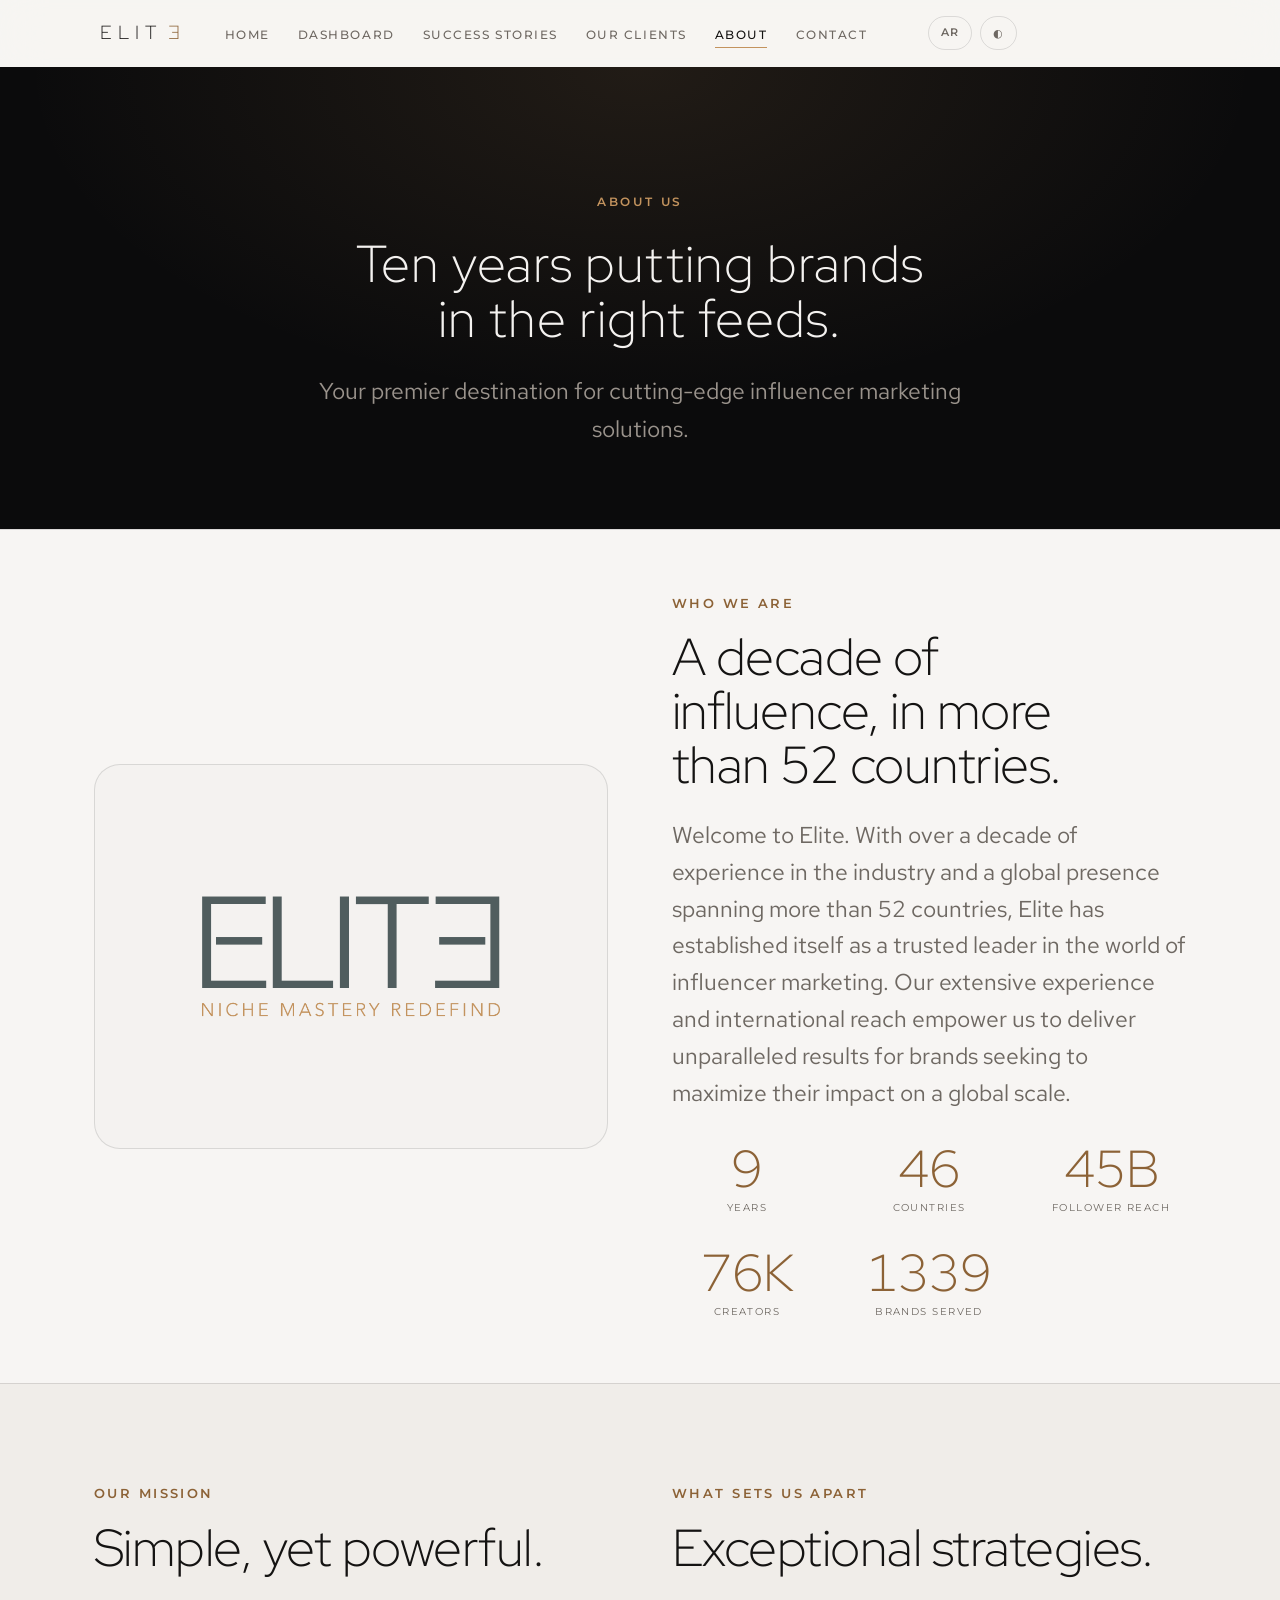
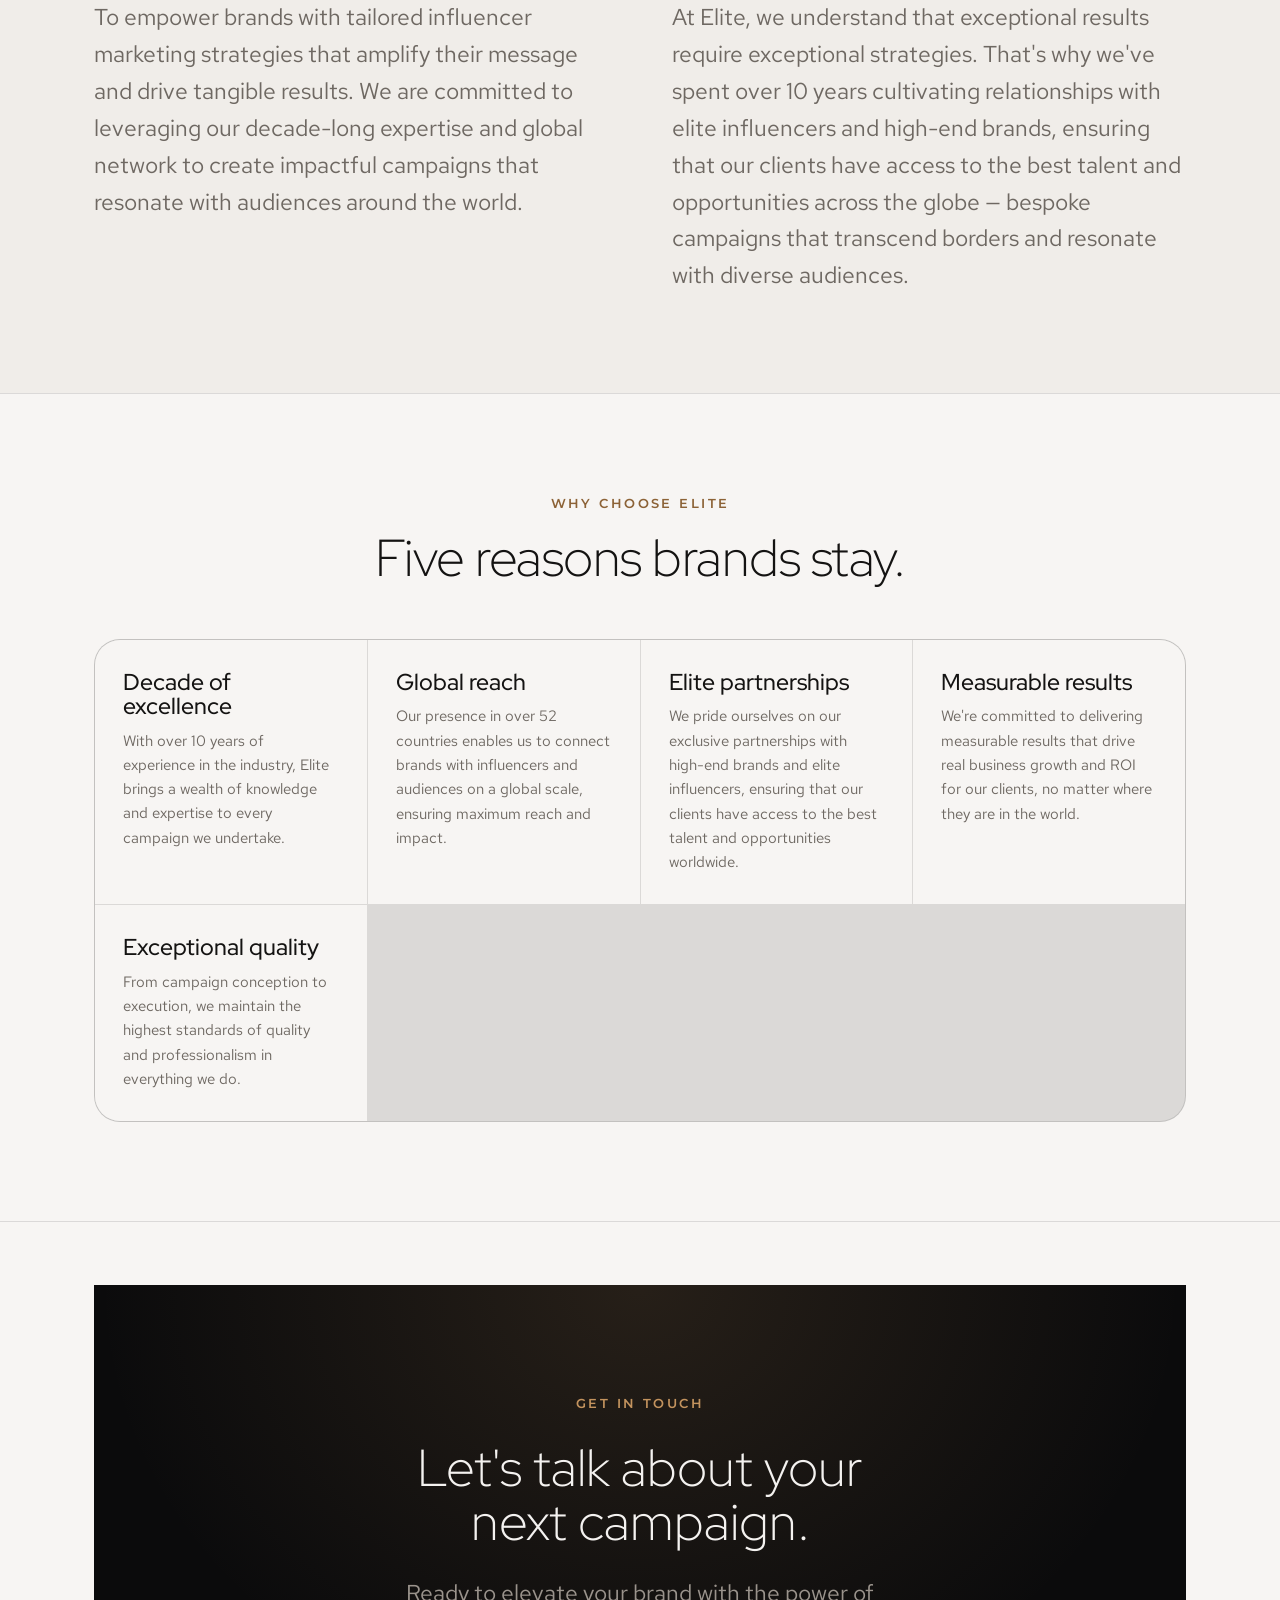
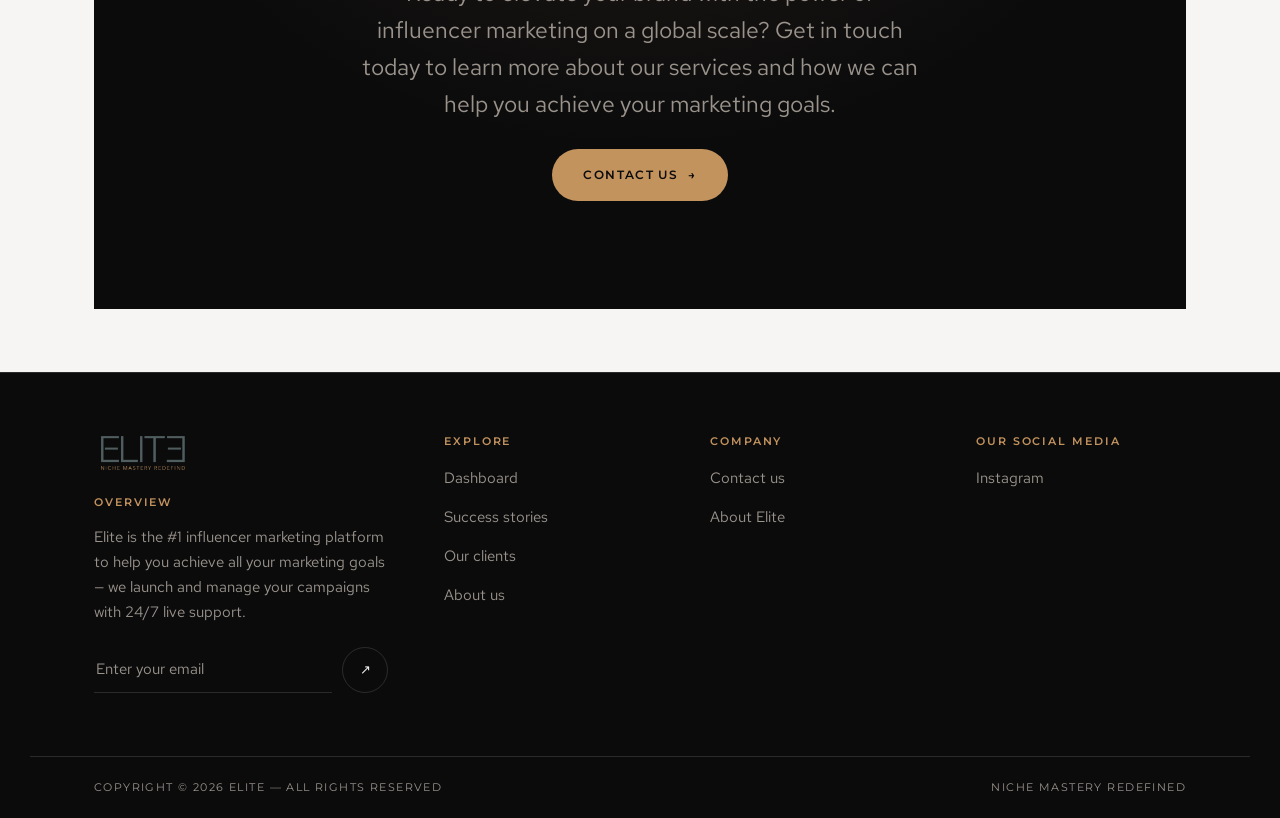
<file: about.html>
<!DOCTYPE html>
<html lang="en" dir="ltr">
<head>
<meta charset="utf-8">
<meta name="viewport" content="width=device-width, initial-scale=1, viewport-fit=cover">
<title>About Us — Elite</title>
<meta name="description" content="Over a decade of influencer marketing across more than 52 countries. Elite's mission, approach and reasons brands stay.">
<meta name="theme-color" content="#0B0B0C">
<link rel="canonical" href="https://eelite.vercel.app/about.html">
<link rel="alternate" hreflang="en" href="https://eelite.vercel.app/about.html">
<link rel="alternate" hreflang="ar" href="https://eelite.vercel.app/ar/about.html">
<link rel="alternate" hreflang="x-default" href="https://eelite.vercel.app/about.html">
<link rel="icon" href="assets/img/elite-logo.svg" type="image/svg+xml">
<meta property="og:type" content="website">
<meta property="og:site_name" content="Elite">
<meta property="og:locale" content="en_US">
<meta property="og:title" content="About Us — Elite">
<meta property="og:description" content="Over a decade of influencer marketing across more than 52 countries. Elite's mission, approach and reasons brands stay.">
<meta property="og:url" content="https://eelite.vercel.app/about.html">
<meta property="og:image" content="https://eelite.vercel.app/assets/img/elite-logo.svg">
<meta name="twitter:card" content="summary_large_image">
<link rel="preconnect" href="https://fonts.googleapis.com">
<link rel="preconnect" href="https://fonts.gstatic.com" crossorigin>
<link href="https://fonts.googleapis.com/css2?family=Red+Hat+Display:wght@300;400;500;700&family=Red+Hat+Text:wght@400;500&family=Montserrat:wght@500;600&display=swap" rel="stylesheet">
<link rel="stylesheet" href="assets/css/elite.css">
<script>(function(){try{var t=localStorage.getItem('elite-theme');if(t)document.documentElement.setAttribute('data-theme',t);}catch(e){}})();</script>
</head>
<body data-page="about">
<a class="skip" href="#main">Skip to content</a>
<header class="nav" id="nav">
  <div class="wrap nav-in">
    <a class="mark nav-mark" href="index.html" aria-label="Elite — home">ELIT<span class="flip">E</span></a>
    <nav aria-label="Primary">
      <ul class="nav-links"><li><a href="index.html">Home</a></li><li><a href="dashboard.html">Dashboard</a></li><li><a href="case-studies.html">Success Stories</a></li><li><a href="sponsors.html">Our Clients</a></li><li><a href="about.html" aria-current="page">About</a></li><li><a href="contacts.html">Contact</a></li></ul>
    </nav>
    <div class="nav-tools">
      <a class="chip-btn" href="ar/about.html" hreflang="ar" lang="ar" aria-label="Switch language to Arabic">AR</a>
      <button class="chip-btn" id="theme" type="button" aria-label="Switch theme"><span aria-hidden="true">◐</span></button>
      <button class="chip-btn nav-burger" id="burger" type="button" aria-expanded="false" aria-controls="mnav" aria-label="Open menu"><span class="burger-bars" aria-hidden="true"></span></button>
    </div>
  </div>
  <nav class="mnav" id="mnav" data-open="false" aria-label="Primary, mobile"><ul class="wrap"><li><a href="index.html">Home</a></li><li><a href="dashboard.html">Dashboard</a></li><li><a href="case-studies.html">Success Stories</a></li><li><a href="sponsors.html">Our Clients</a></li><li><a href="about.html" aria-current="page">About</a></li><li><a href="contacts.html">Contact</a></li></ul></nav>
</header>

<main id="main">
  <section class="pagehead"><div class="wrap pagehead-in">
    <p class="tag">ABOUT US</p><h1>Ten years putting brands in the right feeds.</h1>
    <p class="lede">Your premier destination for cutting-edge influencer marketing solutions.</p>
  </div></section>
  <section class="sec sec--tight"><div class="wrap">
    <div class="split">
      <div class="split__media split__media--logo reveal"><img src="assets/img/elite-logo.svg" alt="Elite — Niche Mastery Redefined" width="572" height="232" loading="lazy" decoding="async"></div>
      <div class="reveal" style="transition-delay:.1s">
        <p class="eyebrow">Who we are</p>
        <h2 class="sec-title mt-4">A decade of influence, in more than 52 countries.</h2>
        <p class="lede mt-6">Welcome to Elite. With over a decade of experience in the industry and a global presence spanning more than 52 countries, Elite has established itself as a trusted leader in the world of influencer marketing. Our extensive experience and international reach empower us to deliver unparalleled results for brands seeking to maximize their impact on a global scale.</p>
        <div class="stat-grid mt-8">
          <div class="stat"><span class="stat__value" data-count="10">10</span><span class="stat__label">Years</span></div>
          <div class="stat"><span class="stat__value" data-count="52">52</span><span class="stat__label">Countries</span></div>
          <div class="stat"><span class="stat__value" data-count="50" data-suffix="B">50B</span><span class="stat__label">Follower reach</span></div>
          <div class="stat"><span class="stat__value" data-count="85" data-suffix="K">85K</span><span class="stat__label">Creators</span></div>
          <div class="stat"><span class="stat__value" data-count="1500">1500</span><span class="stat__label">Brands served</span></div>
        </div>
      </div>
    </div>
  </div></section>
  <section class="sec sec--sunken"><div class="wrap">
    <div class="proof">
      <div class="reveal"><p class="eyebrow">Our mission</p><h2 class="sec-title mt-4">Simple, yet powerful.</h2><p class="lede mt-6">To empower brands with tailored influencer marketing strategies that amplify their message and drive tangible results. We are committed to leveraging our decade-long expertise and global network to create impactful campaigns that resonate with audiences around the world.</p></div>
      <div class="reveal" style="transition-delay:.1s"><p class="eyebrow">What sets us apart</p><h2 class="sec-title mt-4">Exceptional strategies.</h2><p class="lede mt-6">At Elite, we understand that exceptional results require exceptional strategies. That's why we've spent over 10 years cultivating relationships with elite influencers and high-end brands, ensuring that our clients have access to the best talent and opportunities across the globe — bespoke campaigns that transcend borders and resonate with diverse audiences.</p></div>
    </div>
  </div></section>
  <section class="sec"><div class="wrap">
    <div class="sec-head sec-head--center reveal"><p class="eyebrow">Why choose Elite</p><h2 class="sec-title">Five reasons brands stay.</h2></div>
    <div class="why reveal mt-8"><div class="why-item"><h3>Decade of excellence</h3><p>With over 10 years of experience in the industry, Elite brings a wealth of knowledge and expertise to every campaign we undertake.</p></div><div class="why-item"><h3>Global reach</h3><p>Our presence in over 52 countries enables us to connect brands with influencers and audiences on a global scale, ensuring maximum reach and impact.</p></div><div class="why-item"><h3>Elite partnerships</h3><p>We pride ourselves on our exclusive partnerships with high-end brands and elite influencers, ensuring that our clients have access to the best talent and opportunities worldwide.</p></div><div class="why-item"><h3>Measurable results</h3><p>We're committed to delivering measurable results that drive real business growth and ROI for our clients, no matter where they are in the world.</p></div><div class="why-item"><h3>Exceptional quality</h3><p>From campaign conception to execution, we maintain the highest standards of quality and professionalism in everything we do.</p></div></div>
  </div></section>
  <section class="sec sec--tight"><div class="wrap">
    <div class="cta"><div class="wrap cta-in"><p class="eyebrow">Get in touch</p><h2 class="cta-title">Let's talk about your next campaign.</h2><p class="cta-lede">Ready to elevate your brand with the power of influencer marketing on a global scale? Get in touch today to learn more about our services and how we can help you achieve your marketing goals.</p><a class="btn btn-gold" href="contacts.html">Contact us <span class="arrow" aria-hidden="true">→</span></a></div></div>
  </div></section>
</main><footer class="foot">
  <div class="wrap foot-in">
    <div>
      <span class="mark foot-mark"><span class="mark-img"><img src="assets/img/elite-logo.svg" alt="Elite — Niche Mastery Redefined" width="572" height="232" loading="lazy" decoding="async"></span></span>
      <h4>Overview</h4>
      <p>Elite is the #1 influencer marketing platform to help you achieve all your marketing goals — we launch and manage your campaigns with 24/7 live support.</p>
      <form class="sub" data-validate data-success="You're subscribed. Welcome to Elite.">
        <label class="sr" for="nl-email">Email address</label>
        <input id="nl-email" type="email" name="email" placeholder="Enter your email" autocomplete="email" required>
        <button type="submit" aria-label="Subscribe to the newsletter">↗</button>
      </form>
    </div>
    <div><h4>Explore</h4><ul class="foot-list"><li><a href="dashboard.html">Dashboard</a></li><li><a href="case-studies.html">Success stories</a></li><li><a href="sponsors.html">Our clients</a></li><li><a href="about.html">About us</a></li></ul></div>
    <div><h4>Company</h4><ul class="foot-list"><li><a href="contacts.html">Contact us</a></li><li><a href="about.html">About Elite</a></li></ul></div>
    <div><h4>Our social media</h4><ul class="foot-list"><li><a href="https://instagram.com" target="_blank" rel="noopener">Instagram</a></li></ul></div>
  </div>
  <div class="wrap foot-bottom">
    <span>Copyright © <span data-year>2026</span> Elite — all rights reserved</span>
    <span>Niche Mastery Redefined</span>
  </div>
</footer>
<div class="toast" id="toast" role="status" aria-live="polite"></div>
<script src="assets/js/elite.js" defer></script>
</body>
</html>
</file>
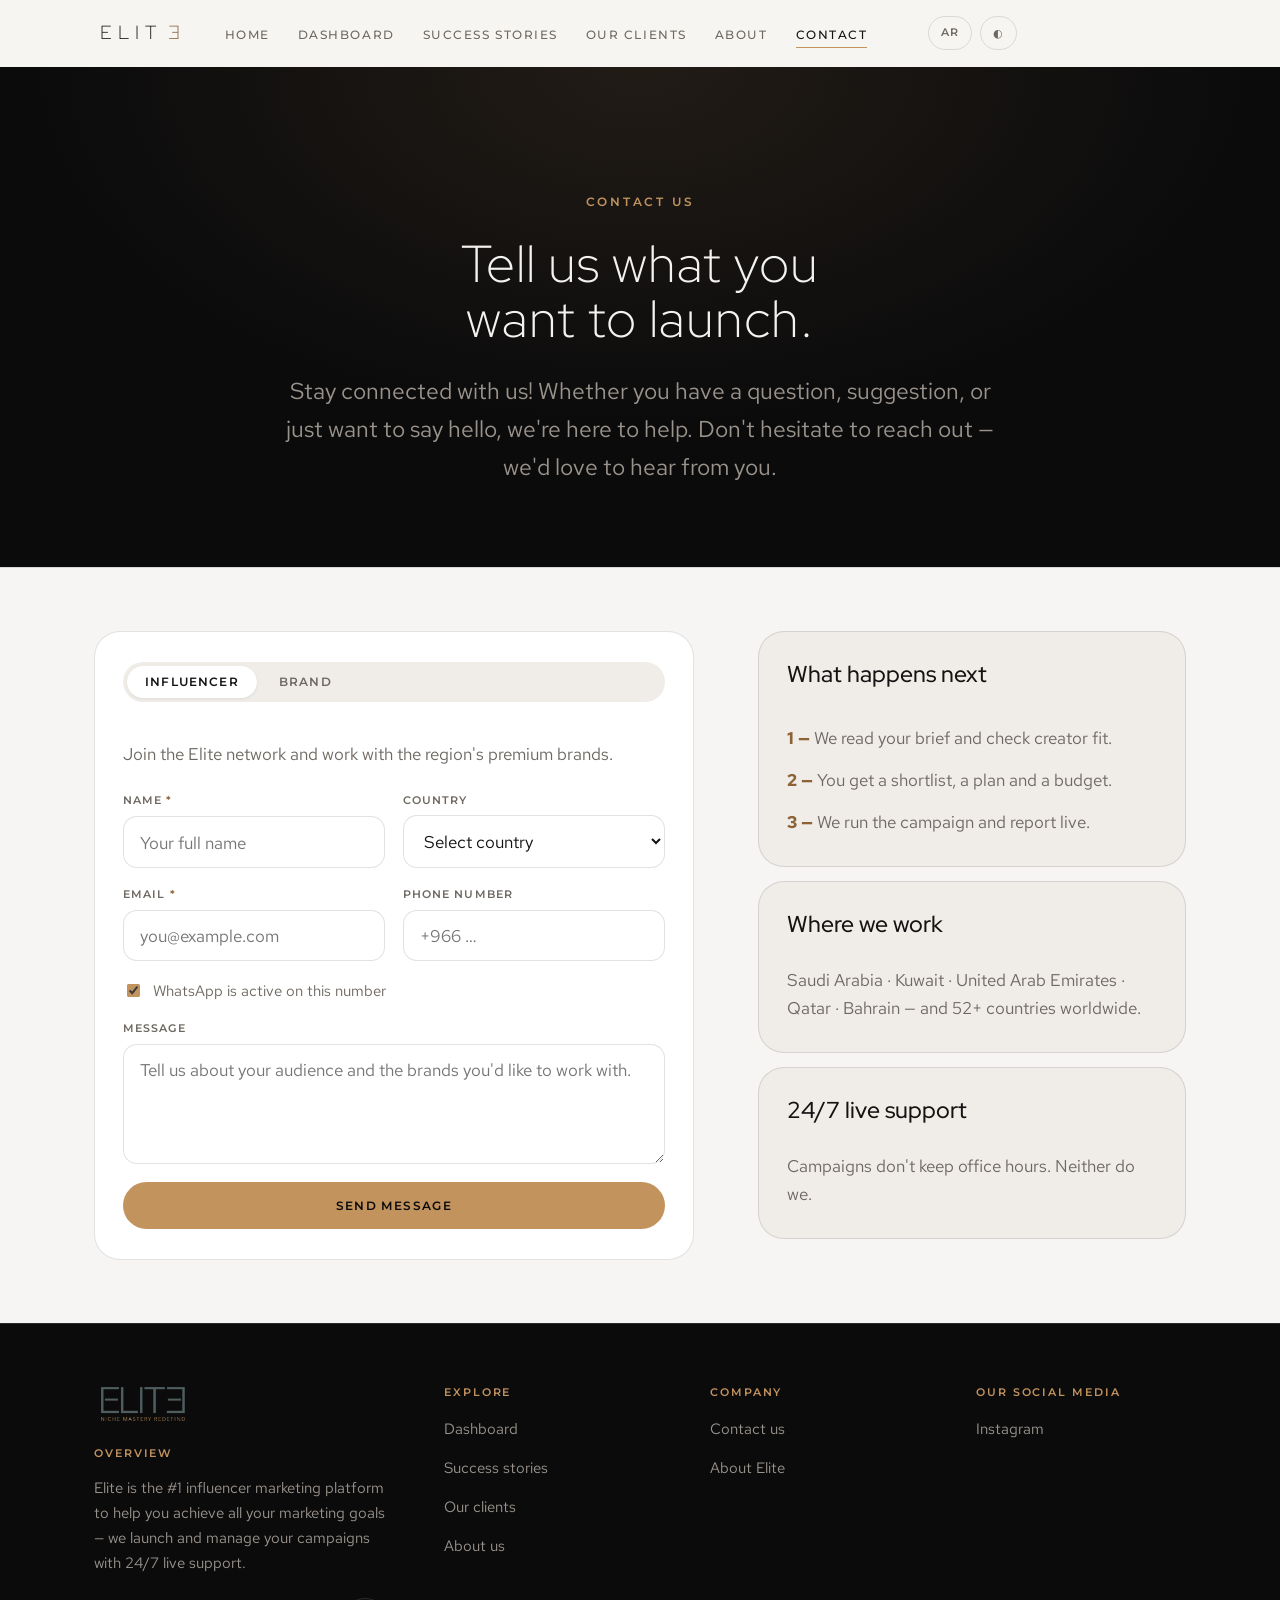
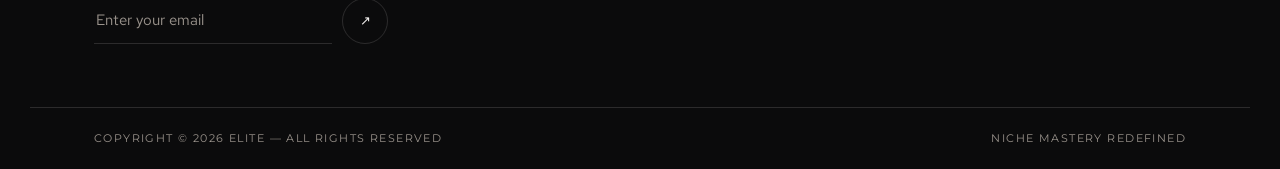
<file: contacts.html>
<!DOCTYPE html>
<html lang="en" dir="ltr">
<head>
<meta charset="utf-8">
<meta name="viewport" content="width=device-width, initial-scale=1, viewport-fit=cover">
<title>Contact Us — Elite</title>
<meta name="description" content="Talk to Elite about an influencer campaign, or join the network as a creator. 24/7 live support.">
<meta name="theme-color" content="#0B0B0C">
<link rel="canonical" href="https://eelite.vercel.app/contacts.html">
<link rel="alternate" hreflang="en" href="https://eelite.vercel.app/contacts.html">
<link rel="alternate" hreflang="ar" href="https://eelite.vercel.app/ar/contacts.html">
<link rel="alternate" hreflang="x-default" href="https://eelite.vercel.app/contacts.html">
<link rel="icon" href="assets/img/elite-logo.svg" type="image/svg+xml">
<meta property="og:type" content="website">
<meta property="og:site_name" content="Elite">
<meta property="og:locale" content="en_US">
<meta property="og:title" content="Contact Us — Elite">
<meta property="og:description" content="Talk to Elite about an influencer campaign, or join the network as a creator. 24/7 live support.">
<meta property="og:url" content="https://eelite.vercel.app/contacts.html">
<meta property="og:image" content="https://eelite.vercel.app/assets/img/elite-logo.svg">
<meta name="twitter:card" content="summary_large_image">
<link rel="preconnect" href="https://fonts.googleapis.com">
<link rel="preconnect" href="https://fonts.gstatic.com" crossorigin>
<link href="https://fonts.googleapis.com/css2?family=Red+Hat+Display:wght@300;400;500;700&family=Red+Hat+Text:wght@400;500&family=Montserrat:wght@500;600&display=swap" rel="stylesheet">
<link rel="stylesheet" href="assets/css/elite.css">
<script>(function(){try{var t=localStorage.getItem('elite-theme');if(t)document.documentElement.setAttribute('data-theme',t);}catch(e){}})();</script>
</head>
<body data-page="contacts">
<a class="skip" href="#main">Skip to content</a>
<header class="nav" id="nav">
  <div class="wrap nav-in">
    <a class="mark nav-mark" href="index.html" aria-label="Elite — home">ELIT<span class="flip">E</span></a>
    <nav aria-label="Primary">
      <ul class="nav-links"><li><a href="index.html">Home</a></li><li><a href="dashboard.html">Dashboard</a></li><li><a href="case-studies.html">Success Stories</a></li><li><a href="sponsors.html">Our Clients</a></li><li><a href="about.html">About</a></li><li><a href="contacts.html" aria-current="page">Contact</a></li></ul>
    </nav>
    <div class="nav-tools">
      <a class="chip-btn" href="ar/contacts.html" hreflang="ar" lang="ar" aria-label="Switch language to Arabic">AR</a>
      <button class="chip-btn" id="theme" type="button" aria-label="Switch theme"><span aria-hidden="true">◐</span></button>
      <button class="chip-btn nav-burger" id="burger" type="button" aria-expanded="false" aria-controls="mnav" aria-label="Open menu"><span class="burger-bars" aria-hidden="true"></span></button>
    </div>
  </div>
  <nav class="mnav" id="mnav" data-open="false" aria-label="Primary, mobile"><ul class="wrap"><li><a href="index.html">Home</a></li><li><a href="dashboard.html">Dashboard</a></li><li><a href="case-studies.html">Success Stories</a></li><li><a href="sponsors.html">Our Clients</a></li><li><a href="about.html">About</a></li><li><a href="contacts.html" aria-current="page">Contact</a></li></ul></nav>
</header>

<main id="main">
  <section class="pagehead"><div class="wrap pagehead-in">
    <p class="tag">CONTACT US</p><h1>Tell us what you want to launch.</h1>
    <p class="lede">Stay connected with us! Whether you have a question, suggestion, or just want to say hello, we're here to help. Don't hesitate to reach out — we'd love to hear from you.</p>
  </div></section>
  <section class="sec sec--tight"><div class="wrap">
    <div class="split split--form">
      <div class="card reveal">
        <div class="segmented" role="tablist" aria-label="I am a">
          <button role="tab" id="tab-inf" aria-controls="panel-inf" aria-selected="true" type="button">Influencer</button>
          <button role="tab" id="tab-brand" aria-controls="panel-brand" aria-selected="false" tabindex="-1" type="button">Brand</button>
        </div>
        <div id="panel-inf" role="tabpanel" aria-labelledby="tab-inf">
          <p class="muted mt-6">Join the Elite network and work with the region's premium brands.</p>
          <form class="form-grid mt-6" data-validate data-success="Thanks — an Elite partner manager will be in touch.">
            <div class="field"><label class="field__label" for="i-name">Name <span class="req">*</span></label><input class="input" id="i-name" name="name" required placeholder="Your full name"><span class="field__error">Please enter your name.</span></div>
            <div class="field"><label class="field__label" for="i-country">Country</label><select class="select" id="i-country" name="country"><option value="">Select country</option><option>Saudi Arabia</option><option>Kuwait</option><option>United Arab Emirates</option><option>Qatar</option><option>Bahrain</option><option>Egypt</option><option>Other</option></select></div>
            <div class="field"><label class="field__label" for="i-email">Email <span class="req">*</span></label><input class="input" id="i-email" name="email" type="email" required placeholder="you@example.com"><span class="field__error">Enter a valid email address, like name@company.com.</span></div>
            <div class="field"><label class="field__label" for="i-phone">Phone number</label><input class="input" id="i-phone" name="phone" type="tel" placeholder="+966 …"></div>
            <div class="field--full"><label class="check"><input type="checkbox" name="whatsapp" checked><span>WhatsApp is active on this number</span></label></div>
            <div class="field field--full"><label class="field__label" for="i-msg">Message</label><textarea class="textarea" id="i-msg" name="message" placeholder="Tell us about your audience and the brands you'd like to work with."></textarea></div>
            <div class="field--full"><button class="btn btn-gold btn-block" type="submit">Send message</button></div>
          </form>
        </div>
        <div id="panel-brand" role="tabpanel" aria-labelledby="tab-brand" hidden>
          <p class="muted mt-6">Tell us the goal and we'll come back with creators, a plan and a budget.</p>
          <form class="form-grid mt-6" data-validate data-success="Thanks — we'll reply with a campaign outline shortly.">
            <div class="field"><label class="field__label" for="b-name">Name <span class="req">*</span></label><input class="input" id="b-name" name="name" required placeholder="Your full name"><span class="field__error">Please enter your name.</span></div>
            <div class="field"><label class="field__label" for="b-brand">Brand <span class="req">*</span></label><input class="input" id="b-brand" name="brand" required placeholder="Brand name"><span class="field__error">Please enter your brand.</span></div>
            <div class="field"><label class="field__label" for="b-email">Email <span class="req">*</span></label><input class="input" id="b-email" name="email" type="email" required placeholder="you@company.com"><span class="field__error">Enter a valid email address, like name@company.com.</span></div>
            <div class="field"><label class="field__label" for="b-country">Country</label><select class="select" id="b-country" name="country"><option value="">Select country</option><option>Saudi Arabia</option><option>Kuwait</option><option>United Arab Emirates</option><option>Qatar</option><option>Bahrain</option><option>Egypt</option><option>Other</option></select></div>
            <div class="field"><label class="field__label" for="b-phone">Phone number</label><input class="input" id="b-phone" name="phone" type="tel" placeholder="+966 …"></div>
            <div class="field"><label class="field__label" for="b-cat">Category</label><select class="select" id="b-cat" name="category"><option value="">Select category</option><option>Restaurant</option><option>Café</option><option>Fashion</option><option>Cosmetics / Beauty</option><option>Perfume</option><option>Hotel</option><option>Other</option></select></div>
            <div class="field--full"><label class="check"><input type="checkbox" name="whatsapp" checked><span>WhatsApp is active on this number</span></label></div>
            <div class="field field--full"><label class="field__label" for="b-msg">Message</label><textarea class="textarea" id="b-msg" name="message" placeholder="What are you launching, and what does success look like?"></textarea></div>
            <div class="field--full"><button class="btn btn-gold btn-block" type="submit">Send message</button></div>
          </form>
        </div>
      </div>
      <aside class="stack reveal" style="transition-delay:.1s">
        <div class="card card--sunken"><h3 class="h4">What happens next</h3>
          <ol class="stack mt-6">
            <li class="muted"><b class="gold">1 —</b> We read your brief and check creator fit.</li>
            <li class="muted"><b class="gold">2 —</b> You get a shortlist, a plan and a budget.</li>
            <li class="muted"><b class="gold">3 —</b> We run the campaign and report live.</li>
          </ol>
        </div>
        <div class="card card--sunken"><h3 class="h4">Where we work</h3><p class="muted mt-4">Saudi Arabia · Kuwait · United Arab Emirates · Qatar · Bahrain — and 52+ countries worldwide.</p></div>
        <div class="card card--sunken"><h3 class="h4">24/7 live support</h3><p class="muted mt-4">Campaigns don't keep office hours. Neither do we.</p></div>
      </aside>
    </div>
  </div></section>
</main><footer class="foot">
  <div class="wrap foot-in">
    <div>
      <span class="mark foot-mark"><span class="mark-img"><img src="assets/img/elite-logo.svg" alt="Elite — Niche Mastery Redefined" width="572" height="232" loading="lazy" decoding="async"></span></span>
      <h4>Overview</h4>
      <p>Elite is the #1 influencer marketing platform to help you achieve all your marketing goals — we launch and manage your campaigns with 24/7 live support.</p>
      <form class="sub" data-validate data-success="You're subscribed. Welcome to Elite.">
        <label class="sr" for="nl-email">Email address</label>
        <input id="nl-email" type="email" name="email" placeholder="Enter your email" autocomplete="email" required>
        <button type="submit" aria-label="Subscribe to the newsletter">↗</button>
      </form>
    </div>
    <div><h4>Explore</h4><ul class="foot-list"><li><a href="dashboard.html">Dashboard</a></li><li><a href="case-studies.html">Success stories</a></li><li><a href="sponsors.html">Our clients</a></li><li><a href="about.html">About us</a></li></ul></div>
    <div><h4>Company</h4><ul class="foot-list"><li><a href="contacts.html">Contact us</a></li><li><a href="about.html">About Elite</a></li></ul></div>
    <div><h4>Our social media</h4><ul class="foot-list"><li><a href="https://instagram.com" target="_blank" rel="noopener">Instagram</a></li></ul></div>
  </div>
  <div class="wrap foot-bottom">
    <span>Copyright © <span data-year>2026</span> Elite — all rights reserved</span>
    <span>Niche Mastery Redefined</span>
  </div>
</footer>
<div class="toast" id="toast" role="status" aria-live="polite"></div>
<script src="assets/js/elite.js" defer></script>
</body>
</html>
</file>
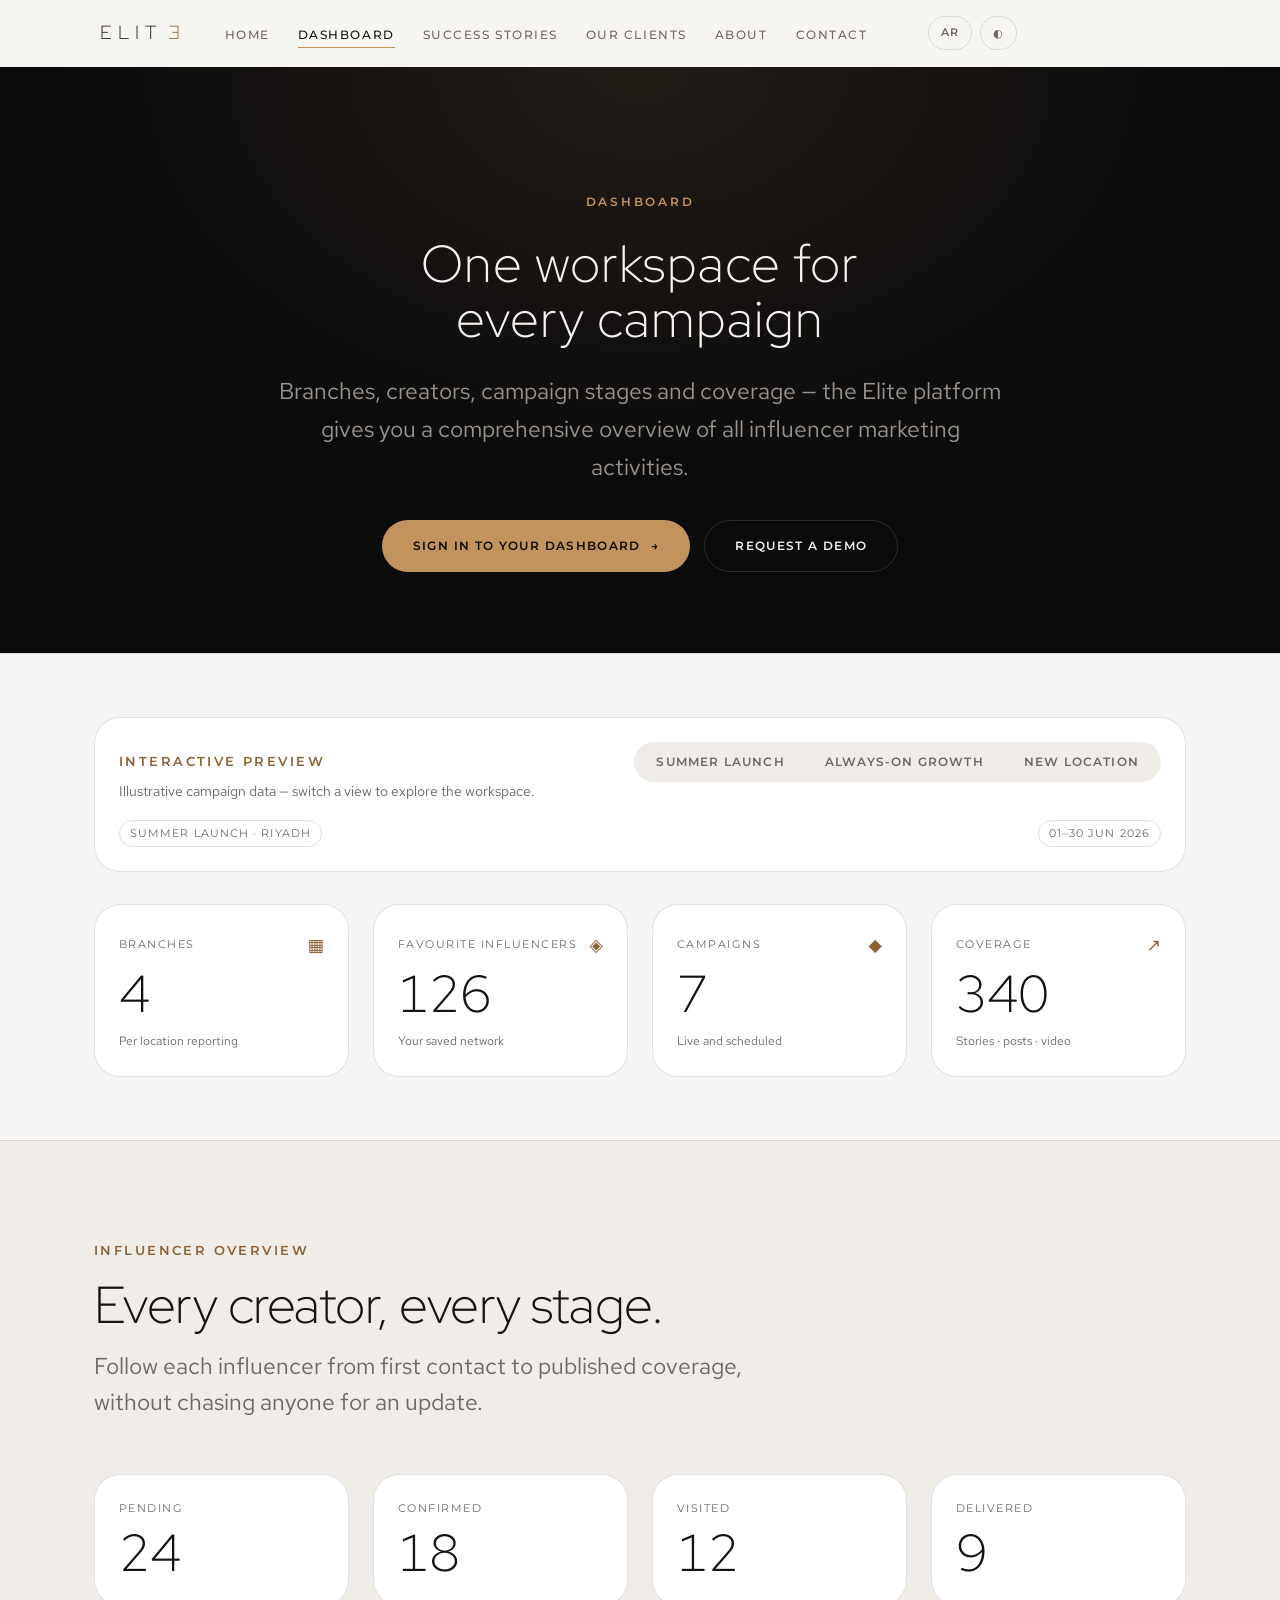
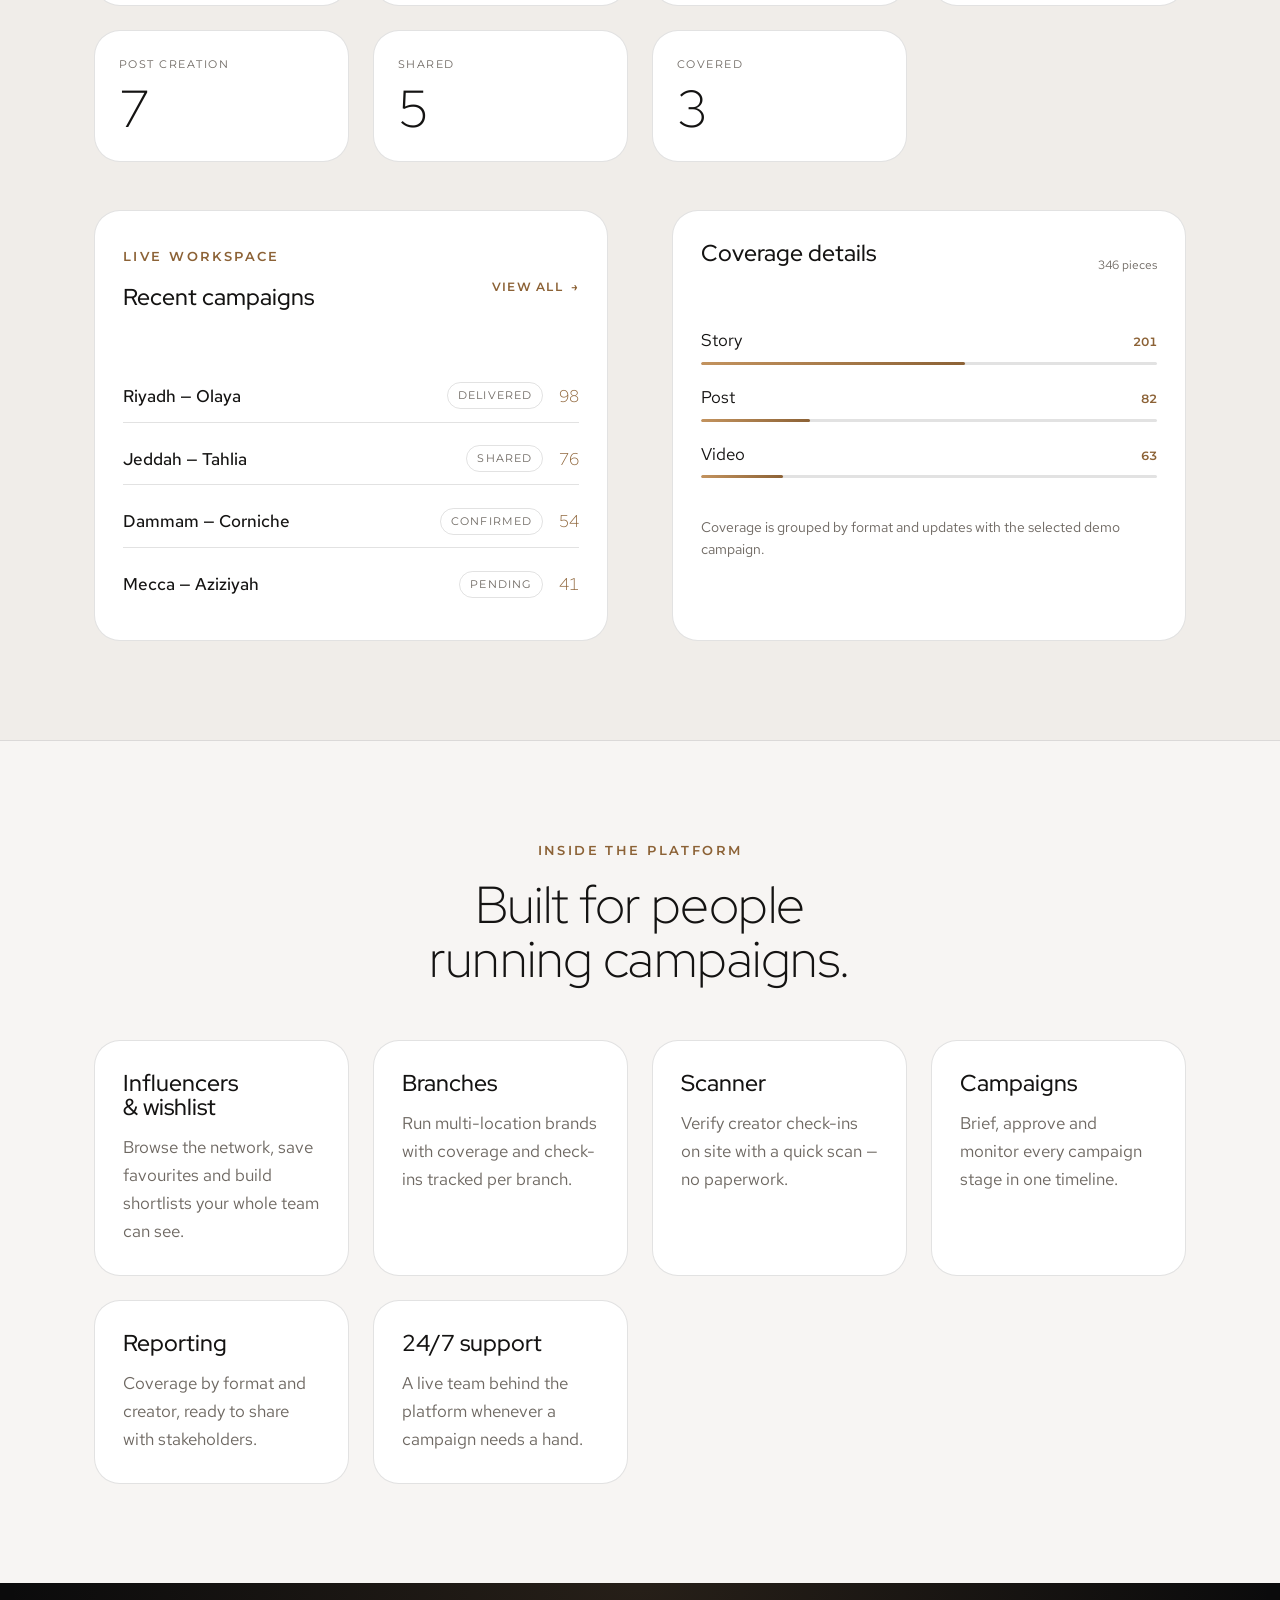
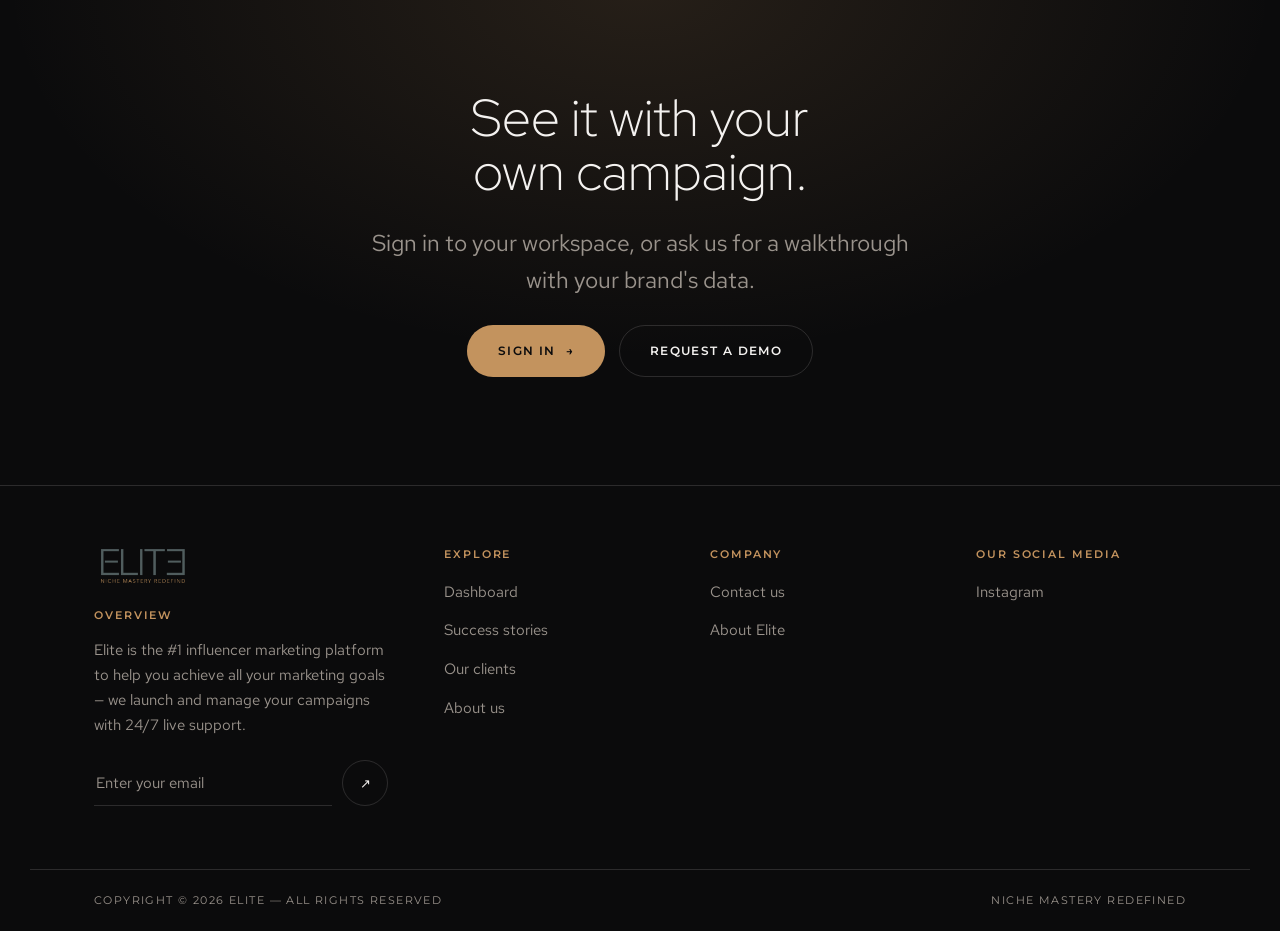
<file: dashboard.html>
<!DOCTYPE html>
<html lang="en" dir="ltr">
<head>
<meta charset="utf-8">
<meta name="viewport" content="width=device-width, initial-scale=1, viewport-fit=cover">
<title>Dashboard — Elite</title>
<meta name="description" content="One workspace for branches, creators, campaign stages and coverage reporting.">
<meta name="theme-color" content="#0B0B0C">
<link rel="canonical" href="https://eelite.vercel.app/dashboard.html">
<link rel="alternate" hreflang="en" href="https://eelite.vercel.app/dashboard.html">
<link rel="alternate" hreflang="ar" href="https://eelite.vercel.app/ar/dashboard.html">
<link rel="alternate" hreflang="x-default" href="https://eelite.vercel.app/dashboard.html">
<link rel="icon" href="assets/img/elite-logo.svg" type="image/svg+xml">
<meta property="og:type" content="website">
<meta property="og:site_name" content="Elite">
<meta property="og:locale" content="en_US">
<meta property="og:title" content="Dashboard — Elite">
<meta property="og:description" content="One workspace for branches, creators, campaign stages and coverage reporting.">
<meta property="og:url" content="https://eelite.vercel.app/dashboard.html">
<meta property="og:image" content="https://eelite.vercel.app/assets/img/elite-logo.svg">
<meta name="twitter:card" content="summary_large_image">
<link rel="preconnect" href="https://fonts.googleapis.com">
<link rel="preconnect" href="https://fonts.gstatic.com" crossorigin>
<link href="https://fonts.googleapis.com/css2?family=Red+Hat+Display:wght@300;400;500;700&family=Red+Hat+Text:wght@400;500&family=Montserrat:wght@500;600&display=swap" rel="stylesheet">
<link rel="stylesheet" href="assets/css/elite.css">
<script>(function(){try{var t=localStorage.getItem('elite-theme');if(t)document.documentElement.setAttribute('data-theme',t);}catch(e){}})();</script>
</head>
<body data-page="dashboard">
<a class="skip" href="#main">Skip to content</a>
<header class="nav" id="nav">
  <div class="wrap nav-in">
    <a class="mark nav-mark" href="index.html" aria-label="Elite — home">ELIT<span class="flip">E</span></a>
    <nav aria-label="Primary">
      <ul class="nav-links"><li><a href="index.html">Home</a></li><li><a href="dashboard.html" aria-current="page">Dashboard</a></li><li><a href="case-studies.html">Success Stories</a></li><li><a href="sponsors.html">Our Clients</a></li><li><a href="about.html">About</a></li><li><a href="contacts.html">Contact</a></li></ul>
    </nav>
    <div class="nav-tools">
      <a class="chip-btn" href="ar/dashboard.html" hreflang="ar" lang="ar" aria-label="Switch language to Arabic">AR</a>
      <button class="chip-btn" id="theme" type="button" aria-label="Switch theme"><span aria-hidden="true">◐</span></button>
      <button class="chip-btn nav-burger" id="burger" type="button" aria-expanded="false" aria-controls="mnav" aria-label="Open menu"><span class="burger-bars" aria-hidden="true"></span></button>
    </div>
  </div>
  <nav class="mnav" id="mnav" data-open="false" aria-label="Primary, mobile"><ul class="wrap"><li><a href="index.html">Home</a></li><li><a href="dashboard.html" aria-current="page">Dashboard</a></li><li><a href="case-studies.html">Success Stories</a></li><li><a href="sponsors.html">Our Clients</a></li><li><a href="about.html">About</a></li><li><a href="contacts.html">Contact</a></li></ul></nav>
</header>

<main id="main">

  <section class="pagehead">
    <div class="wrap pagehead-in">
      <p class="tag">DASHBOARD</p>
      <h1>One workspace for every campaign</h1>
      <p class="lede">Branches, creators, campaign stages and coverage — the Elite platform gives you a comprehensive overview of all influencer marketing activities.</p>
      <div class="row">
        <a class="btn btn-gold" href="https://gc-elite.com/dashboard">Sign in to your dashboard <span class="arrow" aria-hidden="true">→</span></a>
        <a class="btn btn-ghost-dark" href="contacts.html">Request a demo</a>
      </div>
    </div>
  </section>

  <section class="sec sec--tight">
    <div class="wrap">
      <div class="demo-card reveal" data-dashboard-demo>
        <div class="demo-card__head">
          <div><span class="eyebrow">Interactive preview</span>
            <p class="subtle" style="margin-top:6px">Illustrative campaign data — switch a view to explore the workspace.</p></div>
          <div class="segmented" role="group" aria-label="Choose a dashboard demo campaign">
            <button type="button" data-demo-view="launch" aria-pressed="true">Summer launch</button>
            <button type="button" data-demo-view="growth" aria-pressed="false">Always-on growth</button>
            <button type="button" data-demo-view="opening" aria-pressed="false">New location</button>
          </div>
        </div>
        <div class="row" style="justify-content:space-between">
          <span class="demo-row__stage" data-demo-campaign>Summer launch · Riyadh</span>
          <span class="demo-row__stage" data-demo-period>01–30 Jun 2026</span>
        </div>
      </div>
      <div class="kpi-grid mt-8 reveal">
        <div class="kpi"><div class="kpi__top"><span class="kpi__label">Branches</span><span class="kpi__icon">▦</span></div><span class="kpi__value" data-demo-kpi="branches" data-count="4">4</span><span class="kpi__delta">Per location reporting</span></div>
        <div class="kpi"><div class="kpi__top"><span class="kpi__label">Favourite influencers</span><span class="kpi__icon">◈</span></div><span class="kpi__value" data-demo-kpi="creators" data-count="128">128</span><span class="kpi__delta">Your saved network</span></div>
        <div class="kpi"><div class="kpi__top"><span class="kpi__label">Campaigns</span><span class="kpi__icon">◆</span></div><span class="kpi__value" data-demo-kpi="campaigns" data-count="7">7</span><span class="kpi__delta">Live and scheduled</span></div>
        <div class="kpi"><div class="kpi__top"><span class="kpi__label">Coverage</span><span class="kpi__icon">↗</span></div><span class="kpi__value" data-demo-kpi="coverage" data-count="346">346</span><span class="kpi__delta">Stories · posts · video</span></div>
      </div>
    </div>
  </section>

  <section class="sec sec--sunken">
    <div class="wrap">
      <div class="sec-head reveal">
        <p class="eyebrow">Influencer overview</p>
        <h2 class="sec-title">Every creator, every stage.</h2>
        <p class="sec-sub">Follow each influencer from first contact to published coverage, without chasing anyone for an update.</p>
      </div>
      <div class="kpi-grid reveal" aria-label="Creator campaign stages">
        <div class="kpi"><span class="kpi__label">Pending</span><span class="kpi__value" data-demo-stage="pending">0</span></div>
        <div class="kpi"><span class="kpi__label">Confirmed</span><span class="kpi__value" data-demo-stage="confirmed">0</span></div>
        <div class="kpi"><span class="kpi__label">Visited</span><span class="kpi__value" data-demo-stage="visited">0</span></div>
        <div class="kpi"><span class="kpi__label">Delivered</span><span class="kpi__value" data-demo-stage="delivered">0</span></div>
        <div class="kpi"><span class="kpi__label">Post creation</span><span class="kpi__value" data-demo-stage="post-creation">0</span></div>
        <div class="kpi"><span class="kpi__label">Shared</span><span class="kpi__value" data-demo-stage="shared">0</span></div>
        <div class="kpi"><span class="kpi__label">Covered</span><span class="kpi__value" data-demo-stage="covered">0</span></div>
      </div>

      <div class="proof mt-12">
        <div class="card reveal">
          <div class="row" style="justify-content:space-between">
            <div><span class="eyebrow">Live workspace</span><h3 class="h4 mt-4">Recent campaigns</h3></div>
            <a class="link-arrow" href="contacts.html">View all <span class="arrow" aria-hidden="true">→</span></a>
          </div>
          <div class="demo-list mt-6" data-demo-campaigns></div>
        </div>
        <div class="card reveal" style="transition-delay:.1s">
          <div class="row" style="justify-content:space-between"><h3 class="h4">Coverage details</h3><span class="kpi__delta" data-demo-total>346 pieces</span></div>
          <div class="meters mt-6">
            <div class="meter-row"><div class="meter-top"><span class="meter-name">Story</span><span class="meter-val" data-demo-pct="story">201</span></div><div class="meter-bar"><i class="meter-fill" data-demo-bar="story" data-w="58"></i></div></div>
            <div class="meter-row"><div class="meter-top"><span class="meter-name">Post</span><span class="meter-val" data-demo-pct="post">82</span></div><div class="meter-bar"><i class="meter-fill" data-demo-bar="post" data-w="24"></i></div></div>
            <div class="meter-row"><div class="meter-top"><span class="meter-name">Video</span><span class="meter-val" data-demo-pct="video">63</span></div><div class="meter-bar"><i class="meter-fill" data-demo-bar="video" data-w="18"></i></div></div>
          </div>
          <p class="subtle mt-6">Coverage is grouped by format and updates with the selected demo campaign.</p>
        </div>
      </div>
    </div>
  </section>

  <section class="sec">
    <div class="wrap">
      <div class="sec-head sec-head--center reveal">
        <p class="eyebrow">Inside the platform</p>
        <h2 class="sec-title">Built for people running campaigns.</h2>
      </div>
      <div class="kpi-grid mt-12">
        <article class="card card--hover reveal"><h3 class="card__title">Influencers &amp; wishlist</h3><p class="muted">Browse the network, save favourites and build shortlists your whole team can see.</p></article>
        <article class="card card--hover reveal" style="transition-delay:.08s"><h3 class="card__title">Branches</h3><p class="muted">Run multi-location brands with coverage and check-ins tracked per branch.</p></article>
        <article class="card card--hover reveal" style="transition-delay:.16s"><h3 class="card__title">Scanner</h3><p class="muted">Verify creator check-ins on site with a quick scan — no paperwork.</p></article>
        <article class="card card--hover reveal" style="transition-delay:.24s"><h3 class="card__title">Campaigns</h3><p class="muted">Brief, approve and monitor every campaign stage in one timeline.</p></article>
        <article class="card card--hover reveal" style="transition-delay:.32s"><h3 class="card__title">Reporting</h3><p class="muted">Coverage by format and creator, ready to share with stakeholders.</p></article>
        <article class="card card--hover reveal" style="transition-delay:.4s"><h3 class="card__title">24/7 support</h3><p class="muted">A live team behind the platform whenever a campaign needs a hand.</p></article>
      </div>
    </div>
  </section>

  <section class="cta">
    <div class="wrap cta-in">
      <h2 class="cta-title">See it with your own campaign.</h2>
      <p class="cta-lede">Sign in to your workspace, or ask us for a walkthrough with your brand's data.</p>
      <div class="row" style="justify-content:center">
        <a class="btn btn-gold" href="https://gc-elite.com/dashboard">Sign in <span class="arrow" aria-hidden="true">→</span></a>
        <a class="btn btn-ghost-dark" href="contacts.html">Request a demo</a>
      </div>
    </div>
  </section>

</main>

<footer class="foot">
  <div class="wrap foot-in">
    <div>
      <span class="mark foot-mark"><span class="mark-img"><img src="assets/img/elite-logo.svg" alt="Elite — Niche Mastery Redefined" width="572" height="232" loading="lazy" decoding="async"></span></span>
      <h4>Overview</h4>
      <p>Elite is the #1 influencer marketing platform to help you achieve all your marketing goals — we launch and manage your campaigns with 24/7 live support.</p>
      <form class="sub" data-validate data-success="You're subscribed. Welcome to Elite.">
        <label class="sr" for="nl-email">Email address</label>
        <input id="nl-email" type="email" name="email" placeholder="Enter your email" autocomplete="email" required>
        <button type="submit" aria-label="Subscribe to the newsletter">↗</button>
      </form>
    </div>
    <div><h4>Explore</h4><ul class="foot-list"><li><a href="dashboard.html">Dashboard</a></li><li><a href="case-studies.html">Success stories</a></li><li><a href="sponsors.html">Our clients</a></li><li><a href="about.html">About us</a></li></ul></div>
    <div><h4>Company</h4><ul class="foot-list"><li><a href="contacts.html">Contact us</a></li><li><a href="about.html">About Elite</a></li></ul></div>
    <div><h4>Our social media</h4><ul class="foot-list"><li><a href="https://instagram.com" target="_blank" rel="noopener">Instagram</a></li></ul></div>
  </div>
  <div class="wrap foot-bottom">
    <span>Copyright © <span data-year>2026</span> Elite — all rights reserved</span>
    <span>Niche Mastery Redefined</span>
  </div>
</footer>
<div class="toast" id="toast" role="status" aria-live="polite"></div>
<script src="assets/js/elite.js" defer></script>
</body>
</html>
</file>
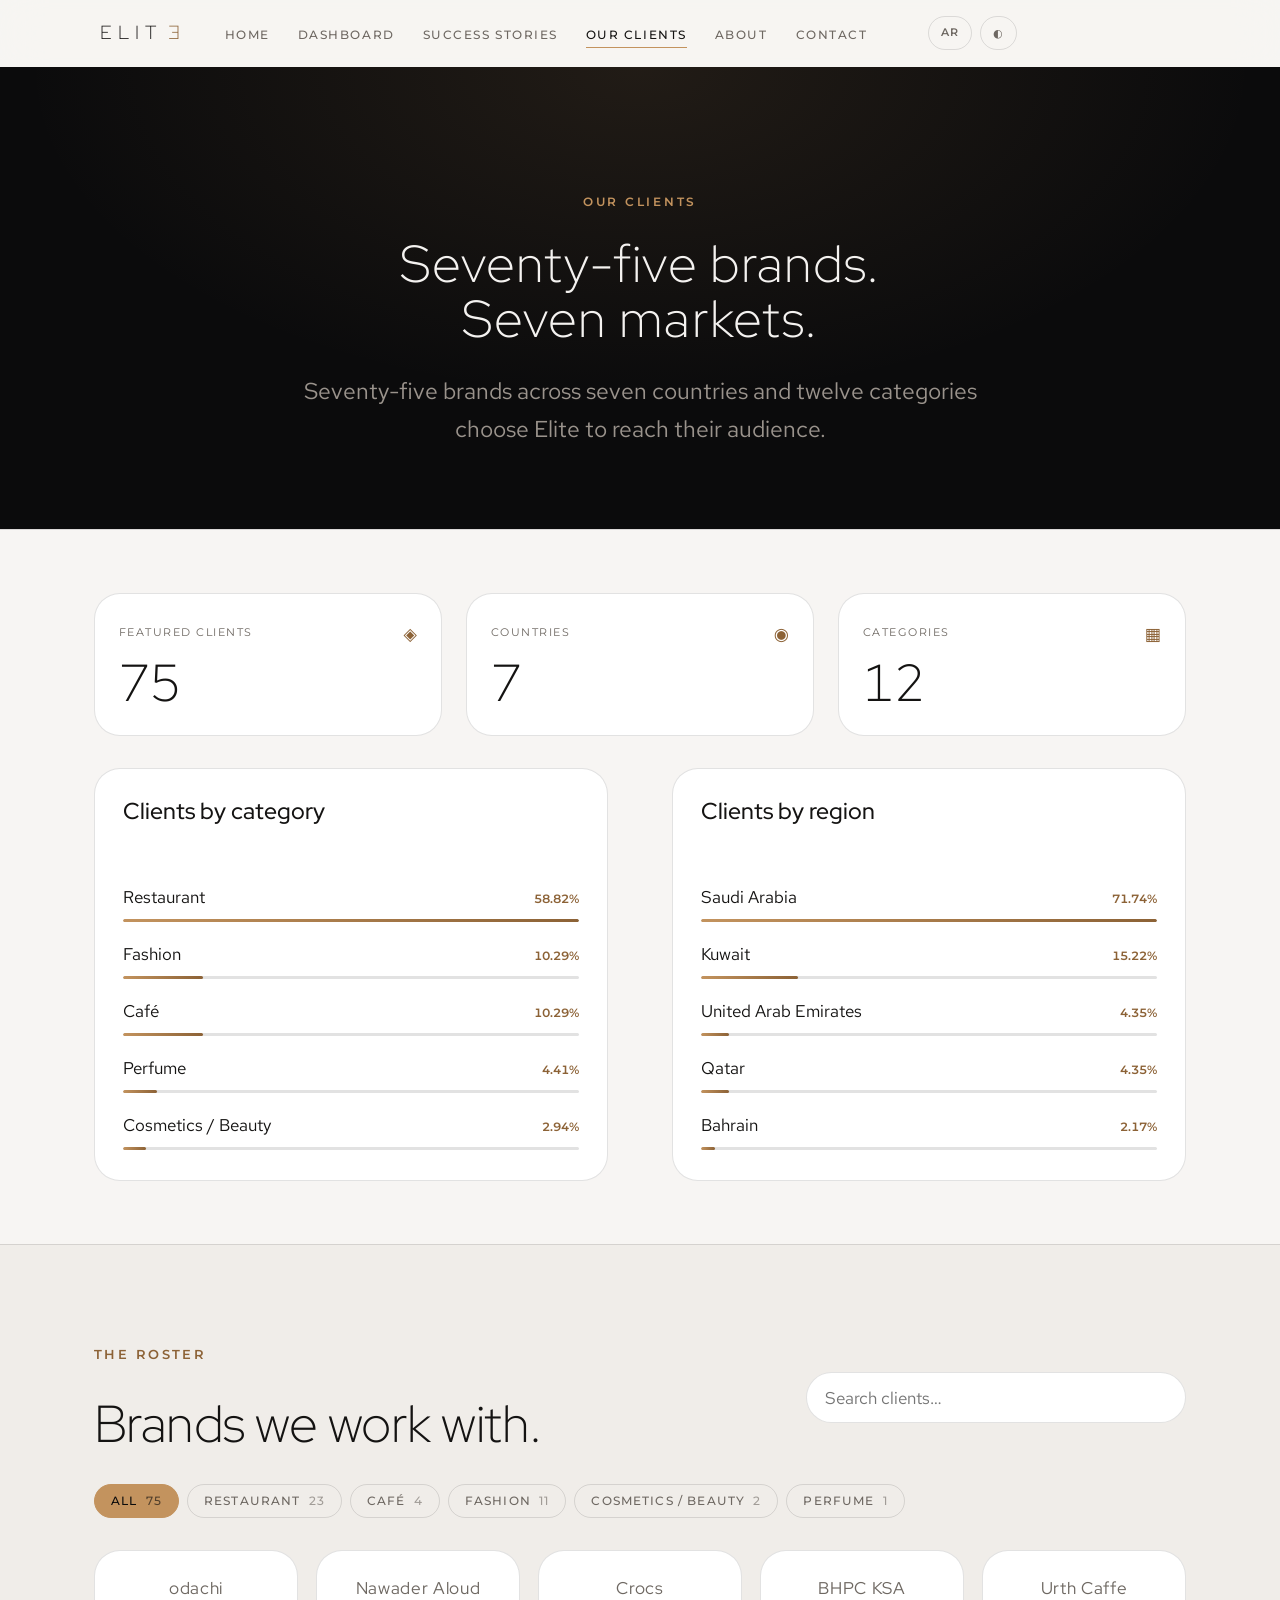
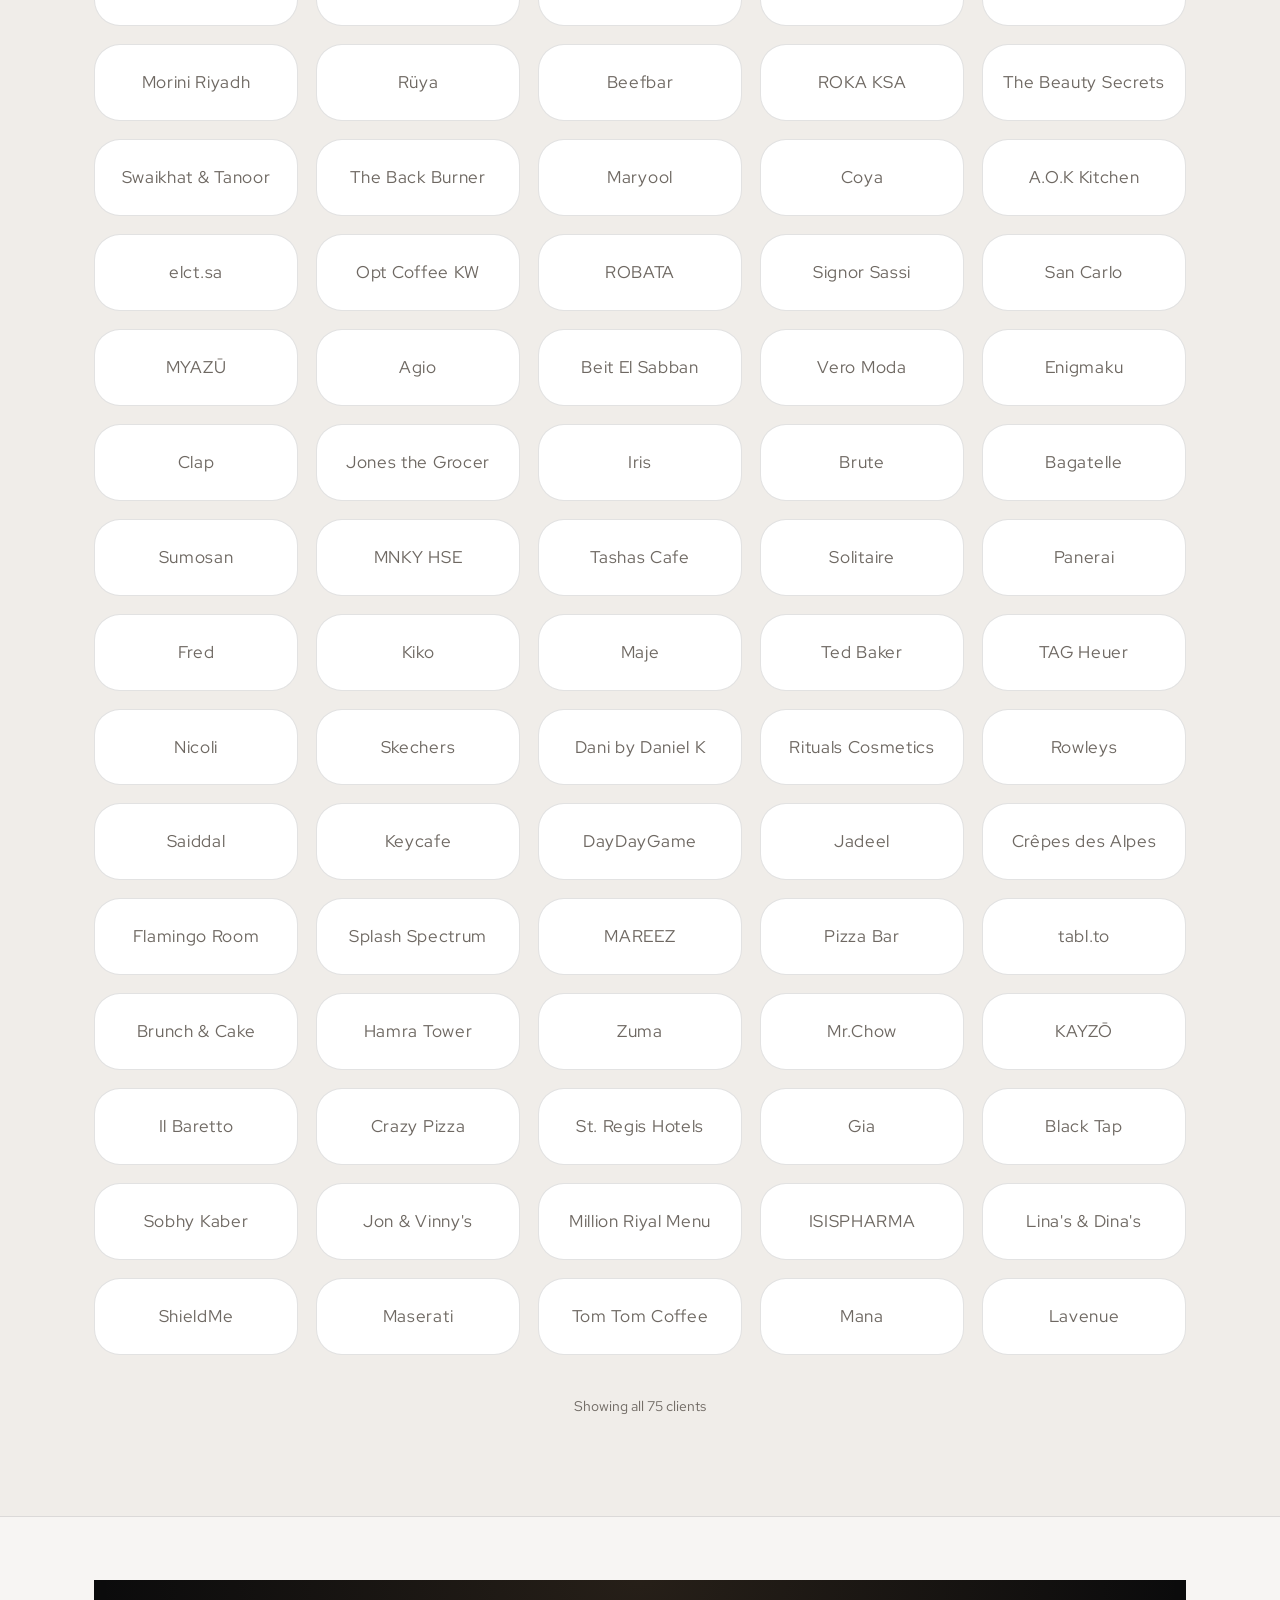
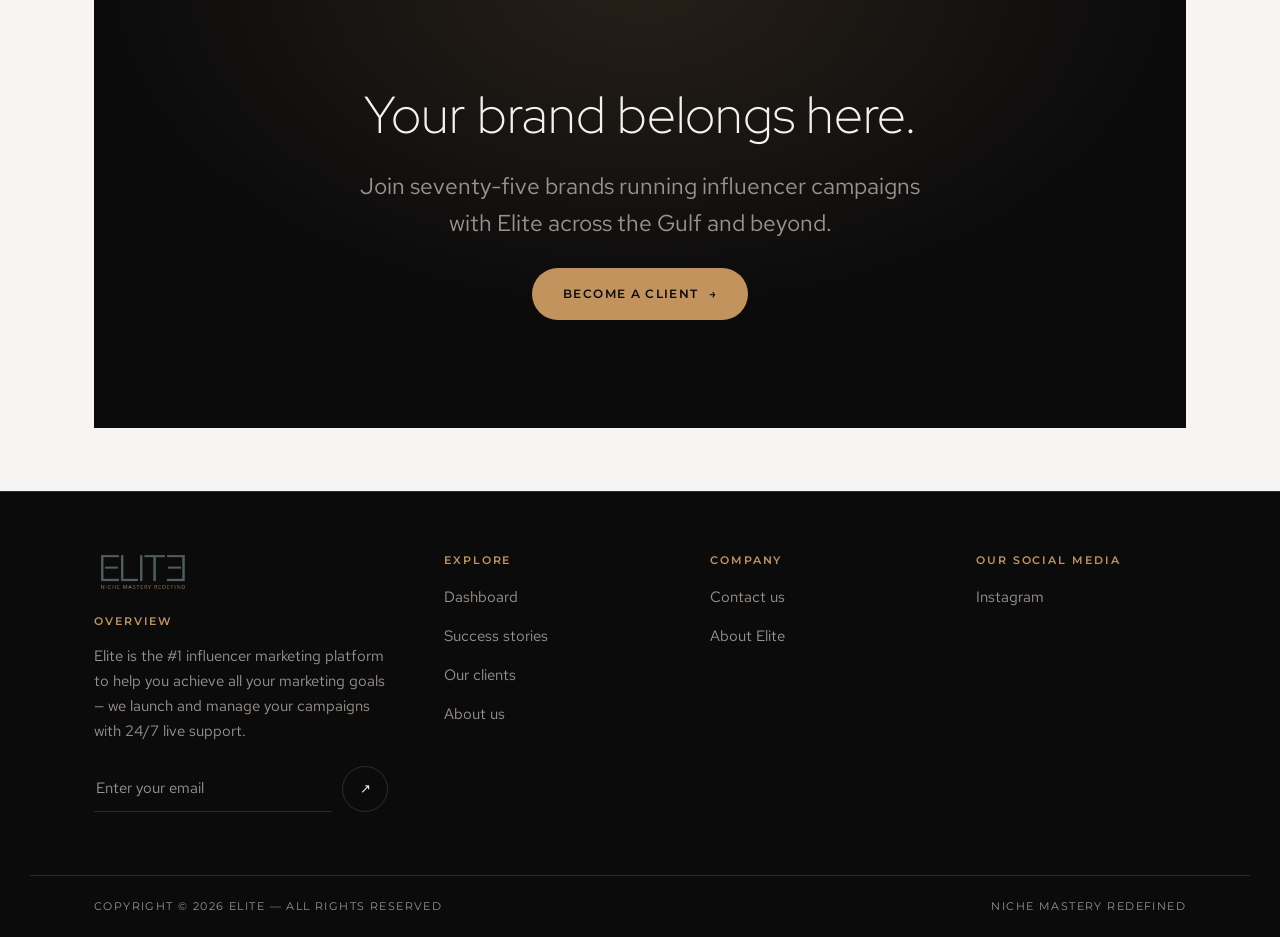
<file: sponsors.html>
<!DOCTYPE html>
<html lang="en" dir="ltr">
<head>
<meta charset="utf-8">
<meta name="viewport" content="width=device-width, initial-scale=1, viewport-fit=cover">
<title>Our Clients — Elite</title>
<meta name="description" content="Seventy-five brands across seven countries and twelve categories partner with Elite for influencer marketing.">
<meta name="theme-color" content="#0B0B0C">
<link rel="canonical" href="https://eelite.vercel.app/sponsors.html">
<link rel="alternate" hreflang="en" href="https://eelite.vercel.app/sponsors.html">
<link rel="alternate" hreflang="ar" href="https://eelite.vercel.app/ar/sponsors.html">
<link rel="alternate" hreflang="x-default" href="https://eelite.vercel.app/sponsors.html">
<link rel="icon" href="assets/img/elite-logo.svg" type="image/svg+xml">
<meta property="og:type" content="website">
<meta property="og:site_name" content="Elite">
<meta property="og:locale" content="en_US">
<meta property="og:title" content="Our Clients — Elite">
<meta property="og:description" content="Seventy-five brands across seven countries and twelve categories partner with Elite for influencer marketing.">
<meta property="og:url" content="https://eelite.vercel.app/sponsors.html">
<meta property="og:image" content="https://eelite.vercel.app/assets/img/elite-logo.svg">
<meta name="twitter:card" content="summary_large_image">
<link rel="preconnect" href="https://fonts.googleapis.com">
<link rel="preconnect" href="https://fonts.gstatic.com" crossorigin>
<link href="https://fonts.googleapis.com/css2?family=Red+Hat+Display:wght@300;400;500;700&family=Red+Hat+Text:wght@400;500&family=Montserrat:wght@500;600&display=swap" rel="stylesheet">
<link rel="stylesheet" href="assets/css/elite.css">
<script>(function(){try{var t=localStorage.getItem('elite-theme');if(t)document.documentElement.setAttribute('data-theme',t);}catch(e){}})();</script>
</head>
<body data-page="sponsors">
<a class="skip" href="#main">Skip to content</a>
<header class="nav" id="nav">
  <div class="wrap nav-in">
    <a class="mark nav-mark" href="index.html" aria-label="Elite — home">ELIT<span class="flip">E</span></a>
    <nav aria-label="Primary">
      <ul class="nav-links"><li><a href="index.html">Home</a></li><li><a href="dashboard.html">Dashboard</a></li><li><a href="case-studies.html">Success Stories</a></li><li><a href="sponsors.html" aria-current="page">Our Clients</a></li><li><a href="about.html">About</a></li><li><a href="contacts.html">Contact</a></li></ul>
    </nav>
    <div class="nav-tools">
      <a class="chip-btn" href="ar/sponsors.html" hreflang="ar" lang="ar" aria-label="Switch language to Arabic">AR</a>
      <button class="chip-btn" id="theme" type="button" aria-label="Switch theme"><span aria-hidden="true">◐</span></button>
      <button class="chip-btn nav-burger" id="burger" type="button" aria-expanded="false" aria-controls="mnav" aria-label="Open menu"><span class="burger-bars" aria-hidden="true"></span></button>
    </div>
  </div>
  <nav class="mnav" id="mnav" data-open="false" aria-label="Primary, mobile"><ul class="wrap"><li><a href="index.html">Home</a></li><li><a href="dashboard.html">Dashboard</a></li><li><a href="case-studies.html">Success Stories</a></li><li><a href="sponsors.html" aria-current="page">Our Clients</a></li><li><a href="about.html">About</a></li><li><a href="contacts.html">Contact</a></li></ul></nav>
</header>

<main id="main">
  <section class="pagehead"><div class="wrap pagehead-in">
    <p class="tag">OUR CLIENTS</p><h1>Seventy-five brands. Seven markets.</h1>
    <p class="lede">Seventy-five brands across seven countries and twelve categories choose Elite to reach their audience.</p>
  </div></section>
  <section class="sec sec--tight"><div class="wrap">
    <div class="kpi-grid reveal">
      <div class="kpi"><div class="kpi__top"><span class="kpi__label">Featured clients</span><span class="kpi__icon">◈</span></div><span class="kpi__value" data-count="75">75</span></div>
      <div class="kpi"><div class="kpi__top"><span class="kpi__label">Countries</span><span class="kpi__icon">◉</span></div><span class="kpi__value" data-count="7">7</span></div>
      <div class="kpi"><div class="kpi__top"><span class="kpi__label">Categories</span><span class="kpi__icon">▦</span></div><span class="kpi__value" data-count="12">12</span></div>
    </div>
    <div class="proof mt-8">
      <div class="card reveal"><h3 class="h4">Clients by category</h3>
        <div class="meters mt-6">
          <div class="meter-row"><div class="meter-top"><span class="meter-name">Restaurant</span><span class="meter-val">58.82%</span></div><div class="meter-bar"><i class="meter-fill" data-w="100"></i></div></div>
          <div class="meter-row"><div class="meter-top"><span class="meter-name">Fashion</span><span class="meter-val">10.29%</span></div><div class="meter-bar"><i class="meter-fill" data-w="17.5"></i></div></div>
          <div class="meter-row"><div class="meter-top"><span class="meter-name">Café</span><span class="meter-val">10.29%</span></div><div class="meter-bar"><i class="meter-fill" data-w="17.5"></i></div></div>
          <div class="meter-row"><div class="meter-top"><span class="meter-name">Perfume</span><span class="meter-val">4.41%</span></div><div class="meter-bar"><i class="meter-fill" data-w="7.5"></i></div></div>
          <div class="meter-row"><div class="meter-top"><span class="meter-name">Cosmetics / Beauty</span><span class="meter-val">2.94%</span></div><div class="meter-bar"><i class="meter-fill" data-w="5"></i></div></div>
        </div>
      </div>
      <div class="card reveal" style="transition-delay:.1s"><h3 class="h4">Clients by region</h3>
        <div class="meters mt-6">
          <div class="meter-row"><div class="meter-top"><span class="meter-name">Saudi Arabia</span><span class="meter-val">71.74%</span></div><div class="meter-bar"><i class="meter-fill" data-w="100"></i></div></div>
          <div class="meter-row"><div class="meter-top"><span class="meter-name">Kuwait</span><span class="meter-val">15.22%</span></div><div class="meter-bar"><i class="meter-fill" data-w="21.2"></i></div></div>
          <div class="meter-row"><div class="meter-top"><span class="meter-name">United Arab Emirates</span><span class="meter-val">4.35%</span></div><div class="meter-bar"><i class="meter-fill" data-w="6.1"></i></div></div>
          <div class="meter-row"><div class="meter-top"><span class="meter-name">Qatar</span><span class="meter-val">4.35%</span></div><div class="meter-bar"><i class="meter-fill" data-w="6.1"></i></div></div>
          <div class="meter-row"><div class="meter-top"><span class="meter-name">Bahrain</span><span class="meter-val">2.17%</span></div><div class="meter-bar"><i class="meter-fill" data-w="3"></i></div></div>
        </div>
      </div>
    </div>
  </div></section>
  <section class="sec sec--sunken"><div class="wrap">
    <div class="search-row reveal">
      <div class="sec-head" style="margin:0"><p class="eyebrow">The roster</p><h2 class="sec-title mt-4">Brands we work with.</h2></div>
      <input class="search-input" id="client-search" type="search" placeholder="Search clients…" data-search="#client-list" aria-label="Search clients">
    </div>
    <div class="chips mt-8 reveal" data-filter-group data-filter-target="#client-list" data-filter-empty="#client-empty">
      <button class="chip-toggle" type="button" data-value="all" aria-pressed="true">All <span class="count">75</span></button>
      <button class="chip-toggle" type="button" data-value="Restaurant" aria-pressed="false">Restaurant</button>
      <button class="chip-toggle" type="button" data-value="Cafe" aria-pressed="false">Café</button>
      <button class="chip-toggle" type="button" data-value="Fashion" aria-pressed="false">Fashion</button>
      <button class="chip-toggle" type="button" data-value="Beauty" aria-pressed="false">Cosmetics / Beauty</button>
      <button class="chip-toggle" type="button" data-value="Perfume" aria-pressed="false">Perfume</button>
    </div>
    <div class="logo-grid mt-8 reveal" id="client-list"><span class="logo-cell-grid" data-cat="Restaurant" data-name="odachi">odachi</span><span class="logo-cell-grid" data-cat="Perfume" data-name="Nawader Aloud">Nawader Aloud</span><span class="logo-cell-grid" data-cat="Fashion" data-name="Crocs">Crocs</span><span class="logo-cell-grid" data-cat="Fashion" data-name="BHPC KSA">BHPC KSA</span><span class="logo-cell-grid" data-cat="Cafe" data-name="Urth Caffe">Urth Caffe</span><span class="logo-cell-grid" data-cat="Restaurant" data-name="Morini Riyadh">Morini Riyadh</span><span class="logo-cell-grid" data-cat="Restaurant" data-name="Rüya">Rüya</span><span class="logo-cell-grid" data-cat="Restaurant" data-name="Beefbar">Beefbar</span><span class="logo-cell-grid" data-cat="Restaurant" data-name="ROKA KSA">ROKA KSA</span><span class="logo-cell-grid" data-cat="Beauty" data-name="The Beauty Secrets">The Beauty Secrets</span><span class="logo-cell-grid" data-cat="Restaurant" data-name="Swaikhat & Tanoor">Swaikhat & Tanoor</span><span class="logo-cell-grid" data-cat="Restaurant" data-name="The Back Burner">The Back Burner</span><span class="logo-cell-grid" data-cat="Restaurant" data-name="Maryool">Maryool</span><span class="logo-cell-grid" data-cat="Restaurant" data-name="Coya">Coya</span><span class="logo-cell-grid" data-cat="Restaurant" data-name="A.O.K Kitchen">A.O.K Kitchen</span><span class="logo-cell-grid" data-cat="Fashion" data-name="elct.sa">elct.sa</span><span class="logo-cell-grid" data-cat="Cafe" data-name="Opt Coffee KW">Opt Coffee KW</span><span class="logo-cell-grid" data-cat="Restaurant" data-name="ROBATA">ROBATA</span><span class="logo-cell-grid" data-cat="Restaurant" data-name="Signor Sassi">Signor Sassi</span><span class="logo-cell-grid" data-cat="Restaurant" data-name="San Carlo">San Carlo</span><span class="logo-cell-grid" data-cat="Restaurant" data-name="MYAZŪ">MYAZŪ</span><span class="logo-cell-grid" data-cat="Restaurant" data-name="Agio">Agio</span><span class="logo-cell-grid" data-cat="Restaurant" data-name="Beit El Sabban">Beit El Sabban</span><span class="logo-cell-grid" data-cat="Fashion" data-name="Vero Moda">Vero Moda</span><span class="logo-cell-grid" data-cat="Fashion" data-name="Enigmaku">Enigmaku</span><span class="logo-cell-grid" data-cat="Restaurant" data-name="Clap">Clap</span><span class="logo-cell-grid" data-cat="Cafe" data-name="Jones the Grocer">Jones the Grocer</span><span class="logo-cell-grid" data-cat="Restaurant" data-name="Iris">Iris</span><span class="logo-cell-grid" data-cat="Restaurant" data-name="Brute">Brute</span><span class="logo-cell-grid" data-cat="Restaurant" data-name="Bagatelle">Bagatelle</span><span class="logo-cell-grid" data-cat="Restaurant" data-name="Sumosan">Sumosan</span><span class="logo-cell-grid" data-cat="Restaurant" data-name="MNKY HSE">MNKY HSE</span><span class="logo-cell-grid" data-cat="Cafe" data-name="Tashas Cafe">Tashas Cafe</span><span class="logo-cell-grid" data-cat="Fashion" data-name="Solitaire">Solitaire</span><span class="logo-cell-grid" data-cat="Fashion" data-name="Panerai">Panerai</span><span class="logo-cell-grid" data-cat="Fashion" data-name="Fred">Fred</span><span class="logo-cell-grid" data-cat="Beauty" data-name="Kiko">Kiko</span><span class="logo-cell-grid" data-cat="Fashion" data-name="Maje">Maje</span><span class="logo-cell-grid" data-cat="Fashion" data-name="Ted Baker">Ted Baker</span><span class="logo-cell-grid" data-cat="Fashion" data-name="TAG Heuer">TAG Heuer</span><span class="logo-cell-grid" data-cat="" data-name="Nicoli">Nicoli</span><span class="logo-cell-grid" data-cat="" data-name="Skechers">Skechers</span><span class="logo-cell-grid" data-cat="" data-name="Dani by Daniel K">Dani by Daniel K</span><span class="logo-cell-grid" data-cat="" data-name="Rituals Cosmetics">Rituals Cosmetics</span><span class="logo-cell-grid" data-cat="" data-name="Rowleys">Rowleys</span><span class="logo-cell-grid" data-cat="" data-name="Saiddal">Saiddal</span><span class="logo-cell-grid" data-cat="" data-name="Keycafe">Keycafe</span><span class="logo-cell-grid" data-cat="" data-name="DayDayGame">DayDayGame</span><span class="logo-cell-grid" data-cat="" data-name="Jadeel">Jadeel</span><span class="logo-cell-grid" data-cat="" data-name="Crêpes des Alpes">Crêpes des Alpes</span><span class="logo-cell-grid" data-cat="" data-name="Flamingo Room">Flamingo Room</span><span class="logo-cell-grid" data-cat="" data-name="Splash Spectrum">Splash Spectrum</span><span class="logo-cell-grid" data-cat="" data-name="MAREEZ">MAREEZ</span><span class="logo-cell-grid" data-cat="" data-name="Pizza Bar">Pizza Bar</span><span class="logo-cell-grid" data-cat="" data-name="tabl.to">tabl.to</span><span class="logo-cell-grid" data-cat="" data-name="Brunch & Cake">Brunch & Cake</span><span class="logo-cell-grid" data-cat="" data-name="Hamra Tower">Hamra Tower</span><span class="logo-cell-grid" data-cat="" data-name="Zuma">Zuma</span><span class="logo-cell-grid" data-cat="" data-name="Mr.Chow">Mr.Chow</span><span class="logo-cell-grid" data-cat="" data-name="KAYZŌ">KAYZŌ</span><span class="logo-cell-grid" data-cat="" data-name="Il Baretto">Il Baretto</span><span class="logo-cell-grid" data-cat="" data-name="Crazy Pizza">Crazy Pizza</span><span class="logo-cell-grid" data-cat="" data-name="St. Regis Hotels">St. Regis Hotels</span><span class="logo-cell-grid" data-cat="" data-name="Gia">Gia</span><span class="logo-cell-grid" data-cat="" data-name="Black Tap">Black Tap</span><span class="logo-cell-grid" data-cat="" data-name="Sobhy Kaber">Sobhy Kaber</span><span class="logo-cell-grid" data-cat="" data-name="Jon & Vinny's">Jon & Vinny's</span><span class="logo-cell-grid" data-cat="" data-name="Million Riyal Menu">Million Riyal Menu</span><span class="logo-cell-grid" data-cat="" data-name="ISISPHARMA">ISISPHARMA</span><span class="logo-cell-grid" data-cat="" data-name="Lina's & Dina's">Lina's & Dina's</span><span class="logo-cell-grid" data-cat="" data-name="ShieldMe">ShieldMe</span><span class="logo-cell-grid" data-cat="" data-name="Maserati">Maserati</span><span class="logo-cell-grid" data-cat="" data-name="Tom Tom Coffee">Tom Tom Coffee</span><span class="logo-cell-grid" data-cat="" data-name="Mana">Mana</span><span class="logo-cell-grid" data-cat="Restaurant" data-name="Lavenue">Lavenue</span></div>
    <div class="state mt-8" id="client-empty" hidden><h3>No clients in this category yet</h3><p>Pick another category to keep browsing.</p></div>
    <div class="state mt-8" data-search-empty hidden><h3>No match for that name</h3><p>Clear the search to see the full roster.</p></div>
    <p class="center subtle mt-10">Showing all 75 clients</p>
  </div></section>
  <section class="sec sec--tight"><div class="wrap">
    <div class="cta"><div class="wrap cta-in"><h2 class="cta-title">Your brand belongs here.</h2><p class="cta-lede">Join seventy-five brands running influencer campaigns with Elite across the Gulf and beyond.</p><a class="btn btn-gold" href="contacts.html">Become a client <span class="arrow" aria-hidden="true">→</span></a></div></div>
  </div></section>
</main><footer class="foot">
  <div class="wrap foot-in">
    <div>
      <span class="mark foot-mark"><span class="mark-img"><img src="assets/img/elite-logo.svg" alt="Elite — Niche Mastery Redefined" width="572" height="232" loading="lazy" decoding="async"></span></span>
      <h4>Overview</h4>
      <p>Elite is the #1 influencer marketing platform to help you achieve all your marketing goals — we launch and manage your campaigns with 24/7 live support.</p>
      <form class="sub" data-validate data-success="You're subscribed. Welcome to Elite.">
        <label class="sr" for="nl-email">Email address</label>
        <input id="nl-email" type="email" name="email" placeholder="Enter your email" autocomplete="email" required>
        <button type="submit" aria-label="Subscribe to the newsletter">↗</button>
      </form>
    </div>
    <div><h4>Explore</h4><ul class="foot-list"><li><a href="dashboard.html">Dashboard</a></li><li><a href="case-studies.html">Success stories</a></li><li><a href="sponsors.html">Our clients</a></li><li><a href="about.html">About us</a></li></ul></div>
    <div><h4>Company</h4><ul class="foot-list"><li><a href="contacts.html">Contact us</a></li><li><a href="about.html">About Elite</a></li></ul></div>
    <div><h4>Our social media</h4><ul class="foot-list"><li><a href="https://instagram.com" target="_blank" rel="noopener">Instagram</a></li></ul></div>
  </div>
  <div class="wrap foot-bottom">
    <span>Copyright © <span data-year>2026</span> Elite — all rights reserved</span>
    <span>Niche Mastery Redefined</span>
  </div>
</footer>
<div class="toast" id="toast" role="status" aria-live="polite"></div>
<script src="assets/js/elite.js" defer></script>
</body>
</html>
</file>
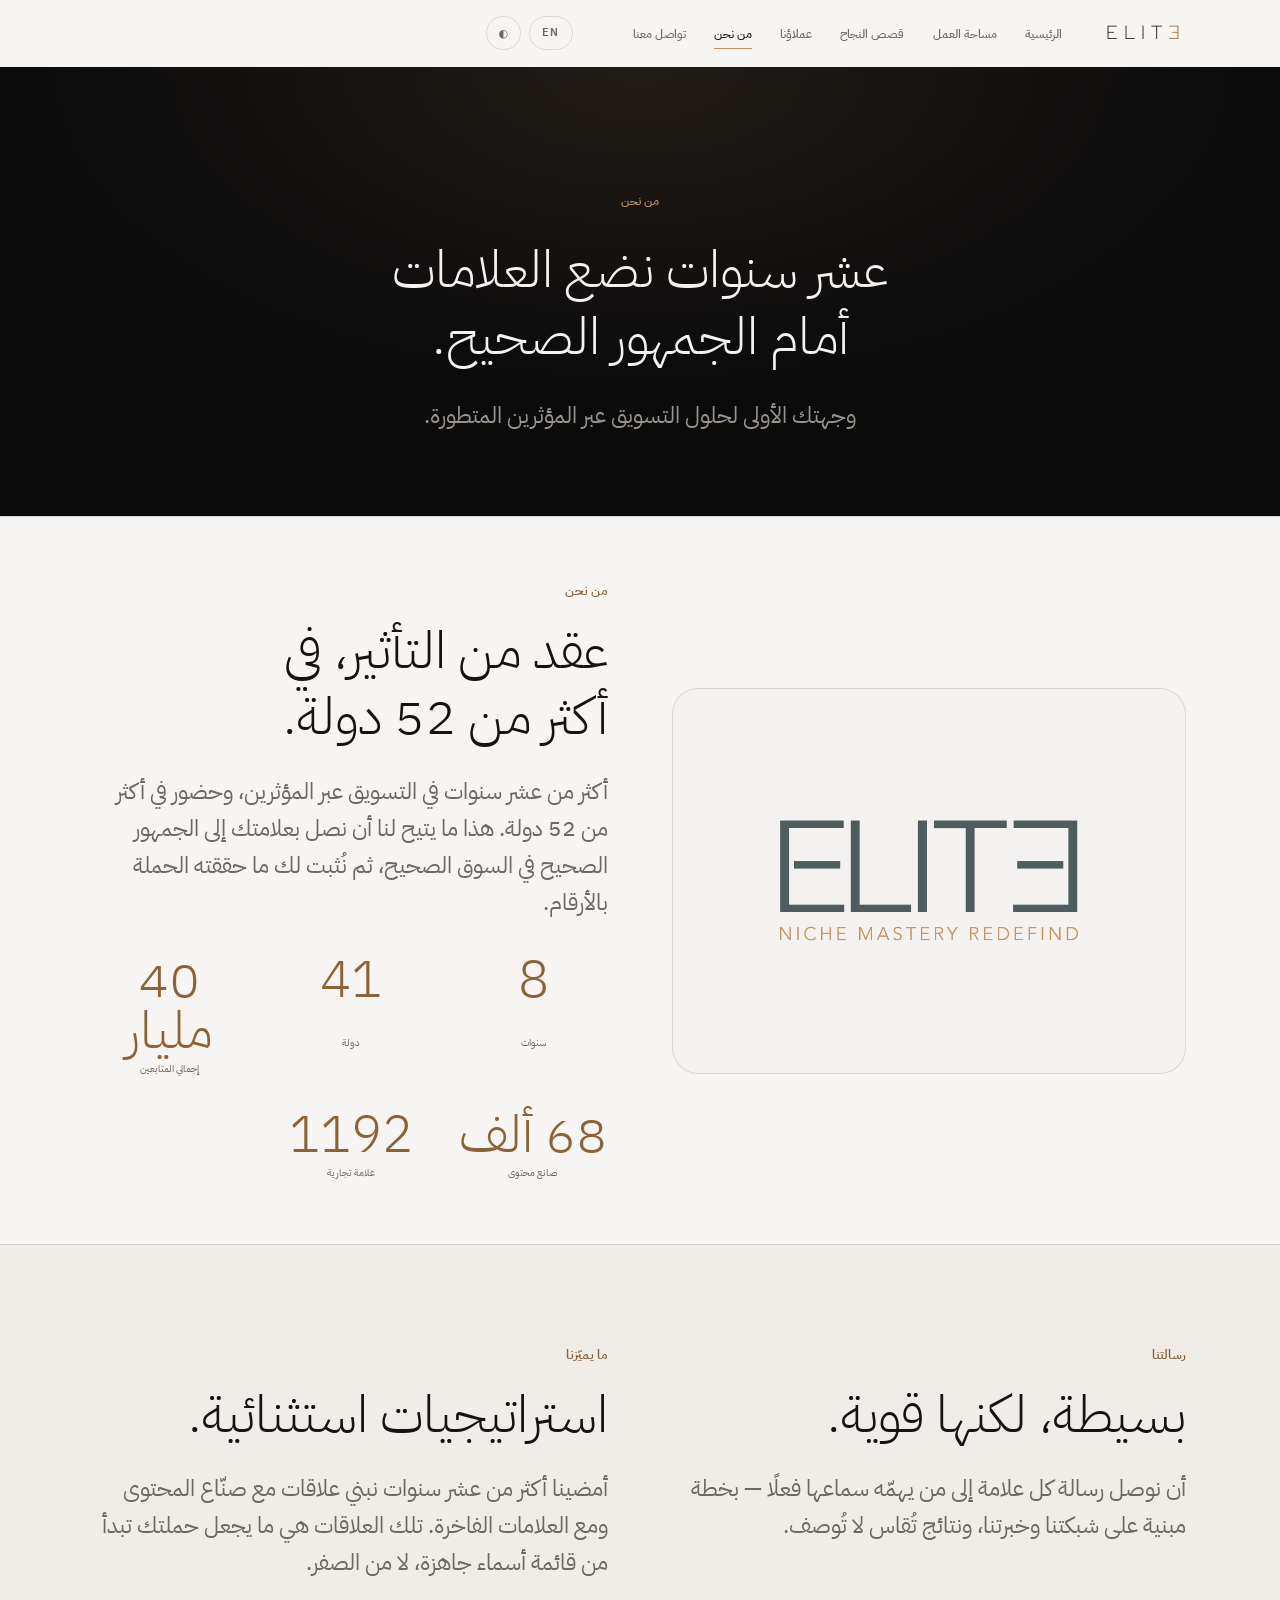
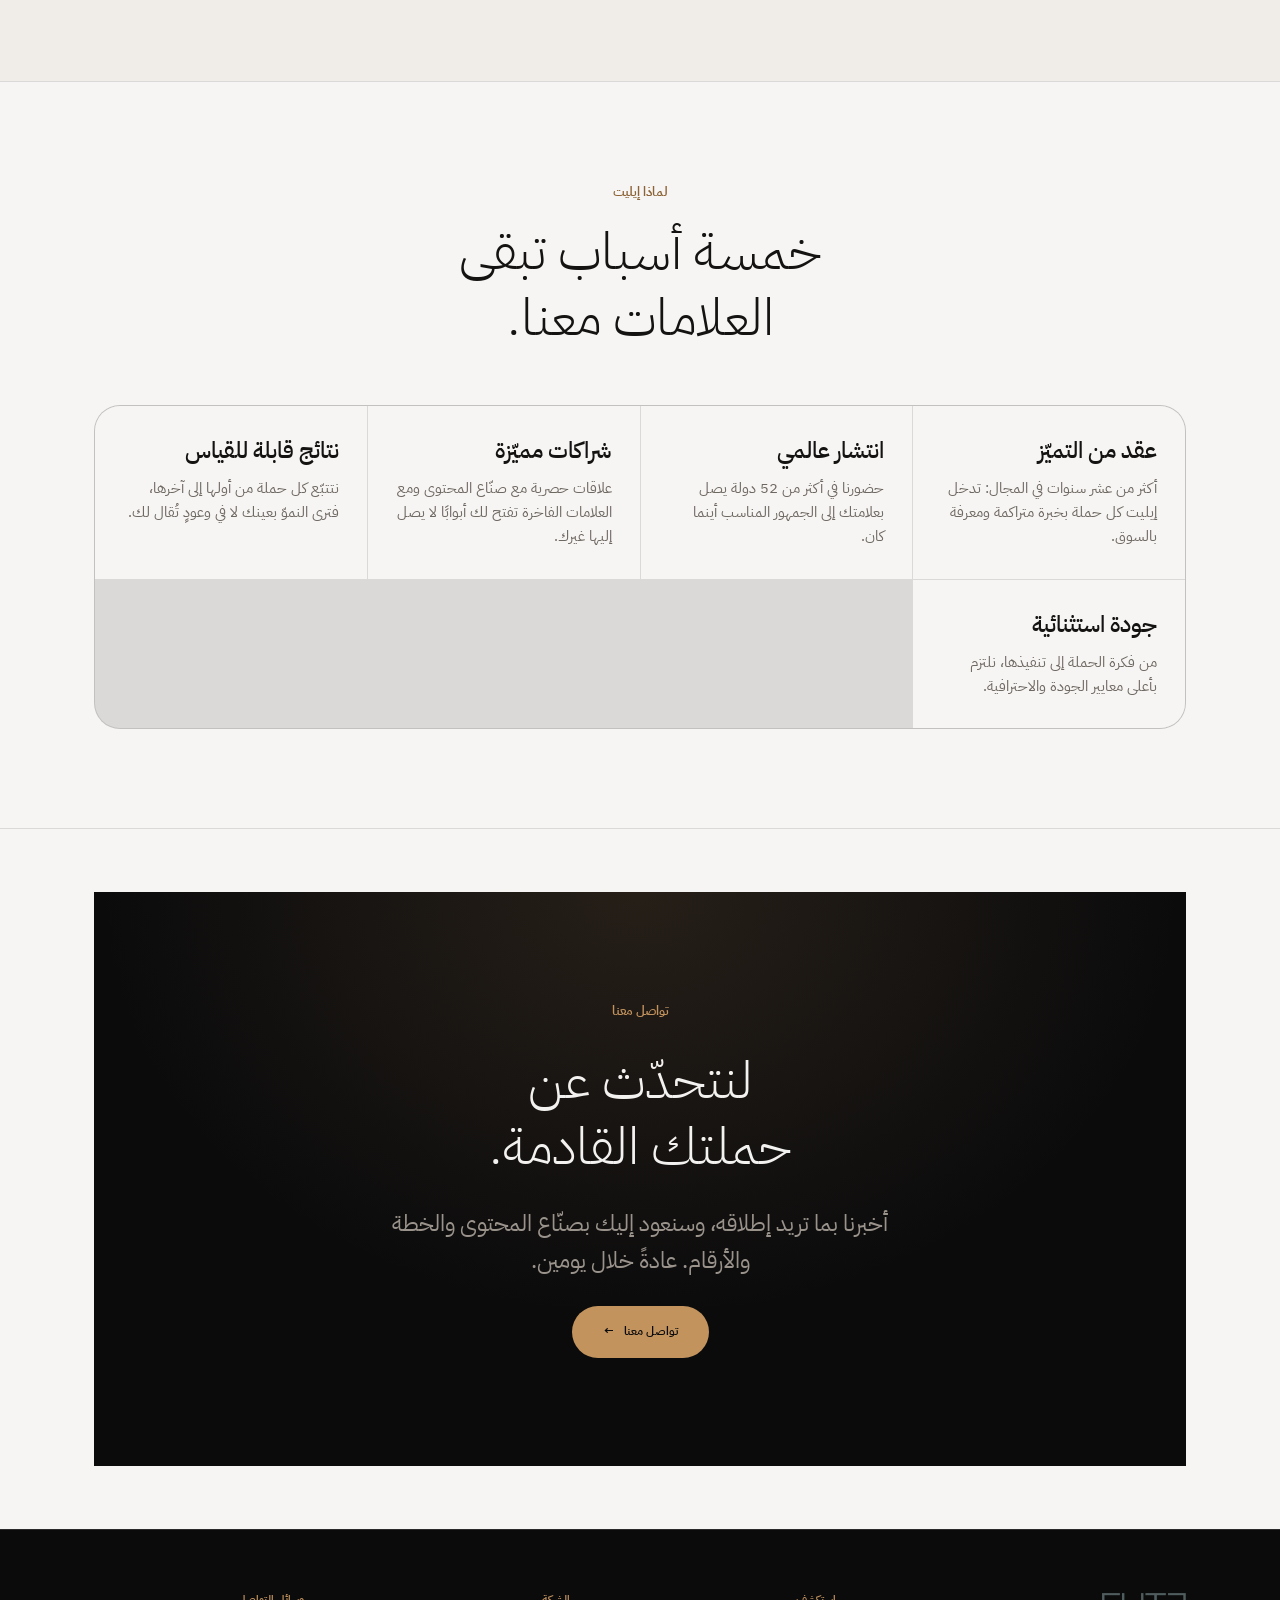
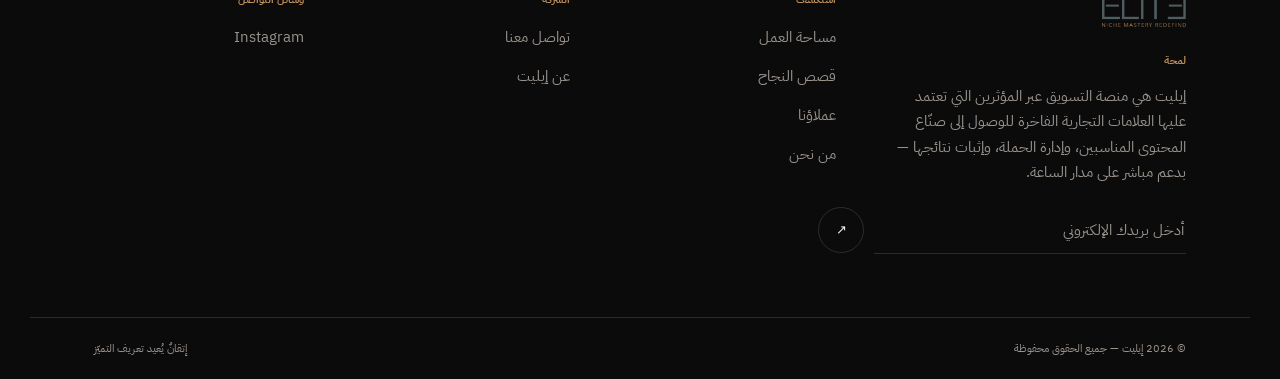
<file: ar/about.html>
<!DOCTYPE html>
<html lang="ar" dir="rtl">
<head>
<meta charset="utf-8">
<meta name="viewport" content="width=device-width, initial-scale=1, viewport-fit=cover">
<title>من نحن — إيليت</title>
<meta name="description" content="أكثر من عقد من التسويق عبر المؤثرين عبر أكثر من 52 دولة. رسالة إيليت ومنهجها وأسباب بقاء العلامات.">
<meta name="theme-color" content="#0B0B0C">
<link rel="canonical" href="https://eelite.vercel.app/ar/about.html">
<link rel="alternate" hreflang="en" href="https://eelite.vercel.app/about.html">
<link rel="alternate" hreflang="ar" href="https://eelite.vercel.app/ar/about.html">
<link rel="alternate" hreflang="x-default" href="https://eelite.vercel.app/about.html">
<link rel="icon" href="../assets/img/elite-logo.svg" type="image/svg+xml">
<meta property="og:type" content="website">
<meta property="og:site_name" content="Elite">
<meta property="og:locale" content="ar_SA">
<meta property="og:title" content="من نحن — إيليت">
<meta property="og:description" content="أكثر من عقد من التسويق عبر المؤثرين عبر أكثر من 52 دولة. رسالة إيليت ومنهجها وأسباب بقاء العلامات.">
<meta property="og:url" content="https://eelite.vercel.app/ar/about.html">
<meta property="og:image" content="https://eelite.vercel.app/assets/img/elite-logo.svg">
<meta name="twitter:card" content="summary_large_image">
<link rel="preconnect" href="https://fonts.googleapis.com">
<link rel="preconnect" href="https://fonts.gstatic.com" crossorigin>
<link href="https://fonts.googleapis.com/css2?family=Red+Hat+Display:wght@300;400;500;700&family=Montserrat:wght@500;600&family=IBM+Plex+Sans+Arabic:wght@300;400;500;600;700&display=swap" rel="stylesheet">
<link rel="stylesheet" href="../assets/css/elite.css">
<link rel="stylesheet" href="../assets/css/elite-rtl.css">
<script>(function(){try{var t=localStorage.getItem('elite-theme');if(t)document.documentElement.setAttribute('data-theme',t);}catch(e){}})();</script>
</head>
<body data-page="about">
<a class="skip" href="#main">تخطَّ إلى المحتوى</a>
<header class="nav" id="nav">
  <div class="wrap nav-in">
    <a class="mark nav-mark" href="index.html" aria-label="إيليت — الصفحة الرئيسية">ELIT<span class="flip">E</span></a>
    <nav aria-label="التنقّل الرئيسي">
      <ul class="nav-links"><li><a href="index.html">الرئيسية</a></li><li><a href="dashboard.html">مساحة العمل</a></li><li><a href="case-studies.html">قصص النجاح</a></li><li><a href="sponsors.html">عملاؤنا</a></li><li><a href="about.html" aria-current="page">من نحن</a></li><li><a href="contacts.html">تواصل معنا</a></li></ul>
    </nav>
    <div class="nav-tools">
      <a class="chip-btn" href="../about.html" hreflang="en" lang="en" aria-label="التبديل إلى الإنجليزية">EN</a>
      <button class="chip-btn" id="theme" type="button" aria-label="تغيير المظهر"><span aria-hidden="true">◐</span></button>
      <button class="chip-btn nav-burger" id="burger" type="button" aria-expanded="false" aria-controls="mnav" aria-label="فتح القائمة"><span class="burger-bars" aria-hidden="true"></span></button>
    </div>
  </div>
  <nav class="mnav" id="mnav" data-open="false" aria-label="التنقّل الرئيسي، الجوال"><ul class="wrap"><li><a href="index.html">الرئيسية</a></li><li><a href="dashboard.html">مساحة العمل</a></li><li><a href="case-studies.html">قصص النجاح</a></li><li><a href="sponsors.html">عملاؤنا</a></li><li><a href="about.html" aria-current="page">من نحن</a></li><li><a href="contacts.html">تواصل معنا</a></li></ul></nav>
</header>

<main id="main">
  <section class="pagehead"><div class="wrap pagehead-in">
    <p class="tag">من نحن</p><h1>عشر سنوات نضع العلامات أمام الجمهور الصحيح.</h1>
    <p class="lede">وجهتك الأولى لحلول التسويق عبر المؤثرين المتطورة.</p>
  </div></section>
  <section class="sec sec--tight"><div class="wrap">
    <div class="split">
      <div class="split__media split__media--logo reveal"><img src="../assets/img/elite-logo.svg" alt="إيليت — إتقانٌ يُعيد تعريف التميّز" width="572" height="232" loading="lazy" decoding="async"></div>
      <div class="reveal" style="transition-delay:.1s">
        <p class="eyebrow">من نحن</p>
        <h2 class="sec-title mt-4">عقد من التأثير، في أكثر من 52 دولة.</h2>
        <p class="lede mt-6">أكثر من عشر سنوات في التسويق عبر المؤثرين، وحضور في أكثر من 52 دولة. هذا ما يتيح لنا أن نصل بعلامتك إلى الجمهور الصحيح في السوق الصحيح، ثم نُثبت لك ما حققته الحملة بالأرقام.</p>
        <div class="stat-grid mt-8">
          <div class="stat"><span class="stat__value" data-count="10">10</span><span class="stat__label">سنوات</span></div>
          <div class="stat"><span class="stat__value" data-count="52">52</span><span class="stat__label">دولة</span></div>
          <div class="stat"><span class="stat__value" data-count="50" data-suffix=" مليار">50 مليار</span><span class="stat__label">إجمالي المتابعين</span></div>
          <div class="stat"><span class="stat__value" data-count="85" data-suffix=" ألف">85 ألف</span><span class="stat__label">صانع محتوى</span></div>
          <div class="stat"><span class="stat__value" data-count="1500">1500</span><span class="stat__label">علامة تجارية</span></div>
        </div>
      </div>
    </div>
  </div></section>
  <section class="sec sec--sunken"><div class="wrap">
    <div class="proof">
      <div class="reveal"><p class="eyebrow">رسالتنا</p><h2 class="sec-title mt-4">بسيطة، لكنها قوية.</h2><p class="lede mt-6">أن نوصل رسالة كل علامة إلى من يهمّه سماعها فعلًا — بخطة مبنية على شبكتنا وخبرتنا، ونتائج تُقاس لا تُوصف.</p></div>
      <div class="reveal" style="transition-delay:.1s"><p class="eyebrow">ما يميّزنا</p><h2 class="sec-title mt-4">استراتيجيات استثنائية.</h2><p class="lede mt-6">أمضينا أكثر من عشر سنوات نبني علاقات مع صنّاع المحتوى ومع العلامات الفاخرة. تلك العلاقات هي ما يجعل حملتك تبدأ من قائمة أسماء جاهزة، لا من الصفر.</p></div>
    </div>
  </div></section>
  <section class="sec"><div class="wrap">
    <div class="sec-head sec-head--center reveal"><p class="eyebrow">لماذا إيليت</p><h2 class="sec-title">خمسة أسباب تبقى العلامات معنا.</h2></div>
    <div class="why reveal mt-8"><div class="why-item"><h3>عقد من التميّز</h3><p>أكثر من عشر سنوات في المجال: تدخل إيليت كل حملة بخبرة متراكمة ومعرفة بالسوق.</p></div><div class="why-item"><h3>انتشار عالمي</h3><p>حضورنا في أكثر من 52 دولة يصل بعلامتك إلى الجمهور المناسب أينما كان.</p></div><div class="why-item"><h3>شراكات مميّزة</h3><p>علاقات حصرية مع صنّاع المحتوى ومع العلامات الفاخرة تفتح لك أبوابًا لا يصل إليها غيرك.</p></div><div class="why-item"><h3>نتائج قابلة للقياس</h3><p>نتتبّع كل حملة من أولها إلى آخرها، فترى النموّ بعينك لا في وعودٍ تُقال لك.</p></div><div class="why-item"><h3>جودة استثنائية</h3><p>من فكرة الحملة إلى تنفيذها، نلتزم بأعلى معايير الجودة والاحترافية.</p></div></div>
  </div></section>
  <section class="sec sec--tight"><div class="wrap">
    <div class="cta"><div class="wrap cta-in"><p class="eyebrow">تواصل معنا</p><h2 class="cta-title">لنتحدّث عن حملتك القادمة.</h2><p class="cta-lede">أخبرنا بما تريد إطلاقه، وسنعود إليك بصنّاع المحتوى والخطة والأرقام. عادةً خلال يومين.</p><a class="btn btn-gold" href="contacts.html">تواصل معنا <span class="arrow" aria-hidden="true">→</span></a></div></div>
  </div></section>
</main><footer class="foot">
  <div class="wrap foot-in">
    <div>
      <span class="mark foot-mark"><span class="mark-img"><img src="../assets/img/elite-logo.svg" alt="إيليت — إتقانٌ يُعيد تعريف التميّز" width="572" height="232" loading="lazy" decoding="async"></span></span>
      <h4>لمحة</h4>
      <p>إيليت هي منصة التسويق عبر المؤثرين التي تعتمد عليها العلامات التجارية الفاخرة للوصول إلى صنّاع المحتوى المناسبين، وإدارة الحملة، وإثبات نتائجها — بدعم مباشر على مدار الساعة.</p>
      <form class="sub" data-validate data-success="تم الاشتراك. أهلًا بك في إيليت.">
        <label class="sr" for="nl-email">البريد الإلكتروني</label>
        <input id="nl-email" type="email" name="email" placeholder="أدخل بريدك الإلكتروني" autocomplete="email" required>
        <button type="submit" aria-label="الاشتراك في النشرة البريدية">↗</button>
      </form>
    </div>
    <div><h4>استكشف</h4><ul class="foot-list"><li><a href="dashboard.html">مساحة العمل</a></li><li><a href="case-studies.html">قصص النجاح</a></li><li><a href="sponsors.html">عملاؤنا</a></li><li><a href="about.html">من نحن</a></li></ul></div>
    <div><h4>الشركة</h4><ul class="foot-list"><li><a href="contacts.html">تواصل معنا</a></li><li><a href="about.html">عن إيليت</a></li></ul></div>
    <div><h4>وسائل التواصل</h4><ul class="foot-list"><li><a href="https://instagram.com" target="_blank" rel="noopener">Instagram</a></li></ul></div>
  </div>
  <div class="wrap foot-bottom">
    <span>© <span data-year>2026</span> إيليت — جميع الحقوق محفوظة</span>
    <span>إتقانٌ يُعيد تعريف التميّز</span>
  </div>
</footer>
<div class="toast" id="toast" role="status" aria-live="polite"></div>
<script src="../assets/js/elite.js" defer></script>
</body>
</html>
</file>
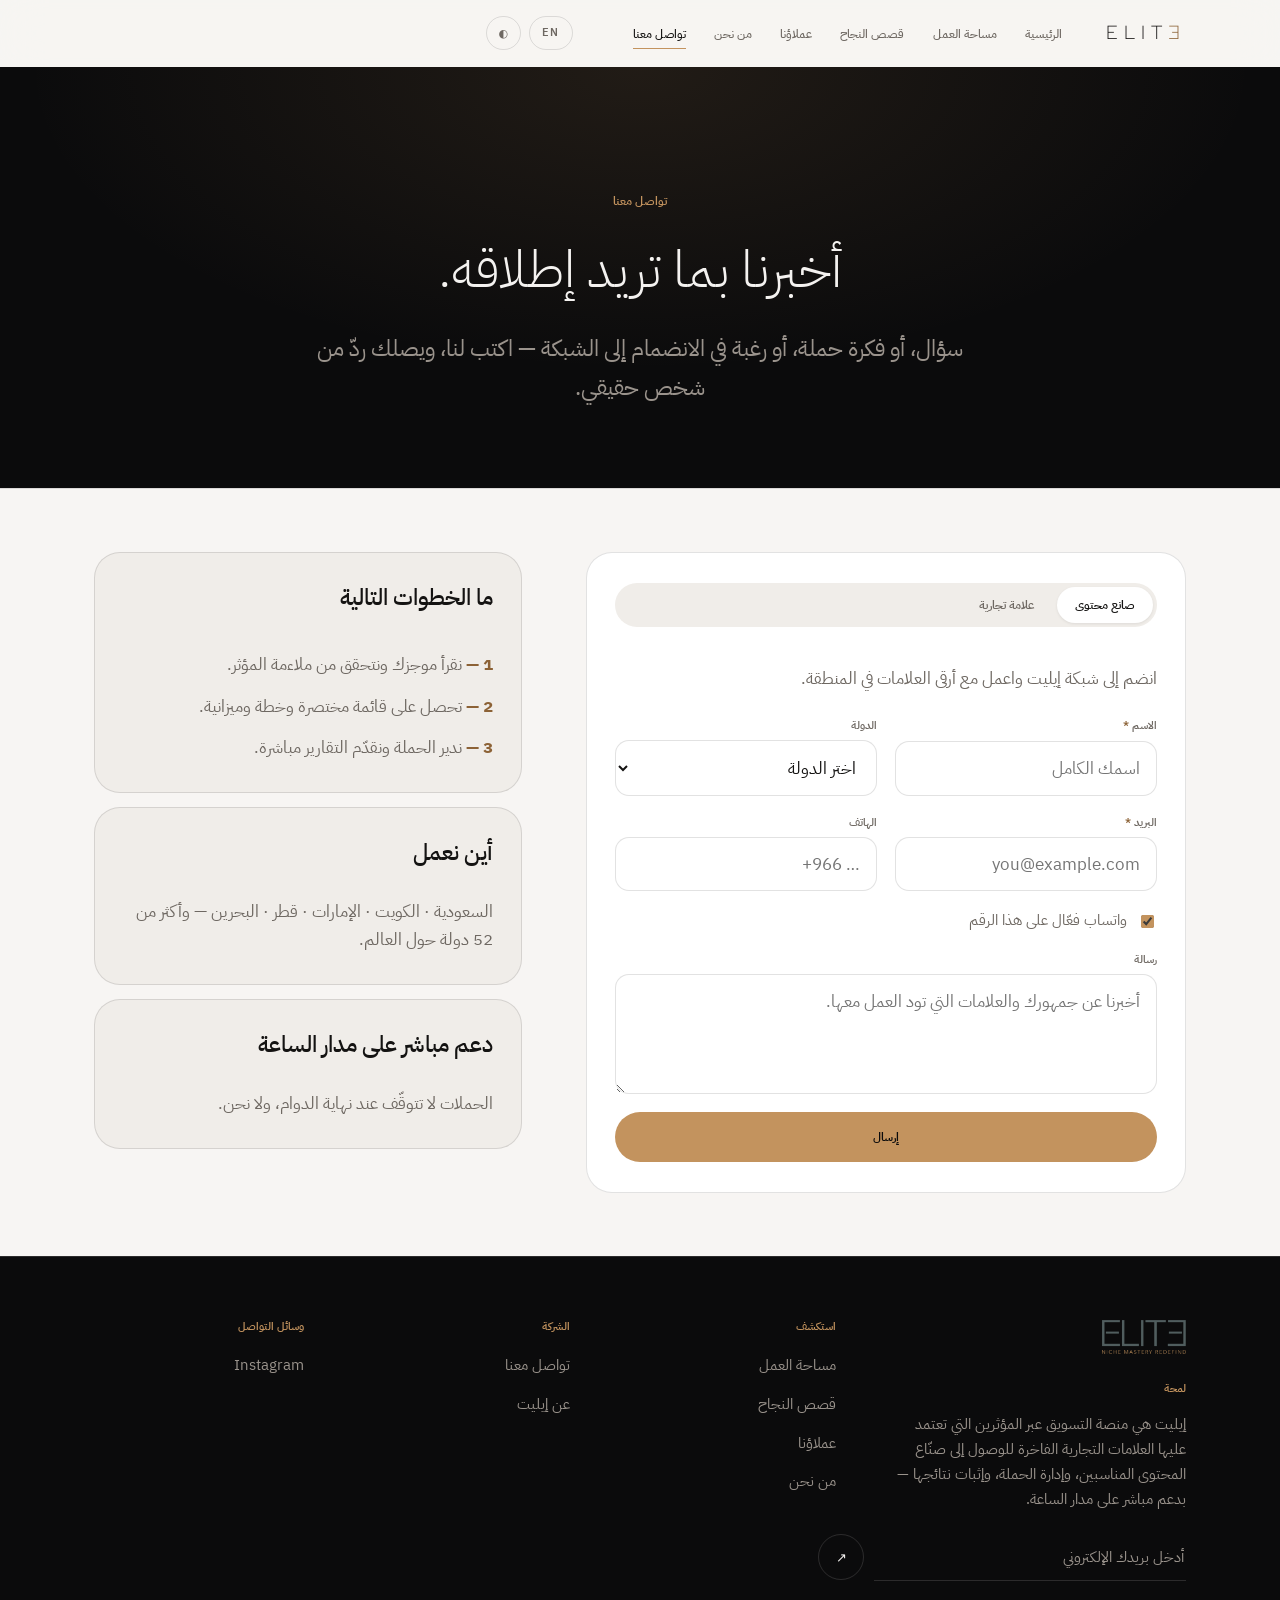
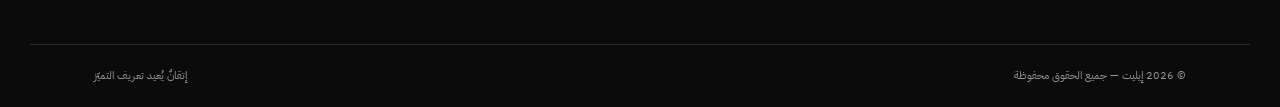
<file: ar/contacts.html>
<!DOCTYPE html>
<html lang="ar" dir="rtl">
<head>
<meta charset="utf-8">
<meta name="viewport" content="width=device-width, initial-scale=1, viewport-fit=cover">
<title>تواصل معنا — إيليت</title>
<meta name="description" content="تحدّث إلى إيليت عن حملة مؤثرين، أو انضم إلى الشبكة كصانع محتوى. دعم مباشر على مدار الساعة.">
<meta name="theme-color" content="#0B0B0C">
<link rel="canonical" href="https://eelite.vercel.app/ar/contacts.html">
<link rel="alternate" hreflang="en" href="https://eelite.vercel.app/contacts.html">
<link rel="alternate" hreflang="ar" href="https://eelite.vercel.app/ar/contacts.html">
<link rel="alternate" hreflang="x-default" href="https://eelite.vercel.app/contacts.html">
<link rel="icon" href="../assets/img/elite-logo.svg" type="image/svg+xml">
<meta property="og:type" content="website">
<meta property="og:site_name" content="Elite">
<meta property="og:locale" content="ar_SA">
<meta property="og:title" content="تواصل معنا — إيليت">
<meta property="og:description" content="تحدّث إلى إيليت عن حملة مؤثرين، أو انضم إلى الشبكة كصانع محتوى. دعم مباشر على مدار الساعة.">
<meta property="og:url" content="https://eelite.vercel.app/ar/contacts.html">
<meta property="og:image" content="https://eelite.vercel.app/assets/img/elite-logo.svg">
<meta name="twitter:card" content="summary_large_image">
<link rel="preconnect" href="https://fonts.googleapis.com">
<link rel="preconnect" href="https://fonts.gstatic.com" crossorigin>
<link href="https://fonts.googleapis.com/css2?family=Red+Hat+Display:wght@300;400;500;700&family=Montserrat:wght@500;600&family=IBM+Plex+Sans+Arabic:wght@300;400;500;600;700&display=swap" rel="stylesheet">
<link rel="stylesheet" href="../assets/css/elite.css">
<link rel="stylesheet" href="../assets/css/elite-rtl.css">
<script>(function(){try{var t=localStorage.getItem('elite-theme');if(t)document.documentElement.setAttribute('data-theme',t);}catch(e){}})();</script>
</head>
<body data-page="contacts">
<a class="skip" href="#main">تخطَّ إلى المحتوى</a>
<header class="nav" id="nav">
  <div class="wrap nav-in">
    <a class="mark nav-mark" href="index.html" aria-label="إيليت — الصفحة الرئيسية">ELIT<span class="flip">E</span></a>
    <nav aria-label="التنقّل الرئيسي">
      <ul class="nav-links"><li><a href="index.html">الرئيسية</a></li><li><a href="dashboard.html">مساحة العمل</a></li><li><a href="case-studies.html">قصص النجاح</a></li><li><a href="sponsors.html">عملاؤنا</a></li><li><a href="about.html">من نحن</a></li><li><a href="contacts.html" aria-current="page">تواصل معنا</a></li></ul>
    </nav>
    <div class="nav-tools">
      <a class="chip-btn" href="../contacts.html" hreflang="en" lang="en" aria-label="التبديل إلى الإنجليزية">EN</a>
      <button class="chip-btn" id="theme" type="button" aria-label="تغيير المظهر"><span aria-hidden="true">◐</span></button>
      <button class="chip-btn nav-burger" id="burger" type="button" aria-expanded="false" aria-controls="mnav" aria-label="فتح القائمة"><span class="burger-bars" aria-hidden="true"></span></button>
    </div>
  </div>
  <nav class="mnav" id="mnav" data-open="false" aria-label="التنقّل الرئيسي، الجوال"><ul class="wrap"><li><a href="index.html">الرئيسية</a></li><li><a href="dashboard.html">مساحة العمل</a></li><li><a href="case-studies.html">قصص النجاح</a></li><li><a href="sponsors.html">عملاؤنا</a></li><li><a href="about.html">من نحن</a></li><li><a href="contacts.html" aria-current="page">تواصل معنا</a></li></ul></nav>
</header>

<main id="main">
  <section class="pagehead"><div class="wrap pagehead-in">
    <p class="tag">تواصل معنا</p><h1>أخبرنا بما تريد إطلاقه.</h1>
    <p class="lede">سؤال، أو فكرة حملة، أو رغبة في الانضمام إلى الشبكة — اكتب لنا، ويصلك ردّ من شخص حقيقي.</p>
  </div></section>
  <section class="sec sec--tight"><div class="wrap">
    <div class="split split--form">
      <div class="card reveal">
        <div class="segmented" role="tablist" aria-label="أنا صانع محتوى أو علامة تجارية">
          <button role="tab" id="tab-inf" aria-controls="panel-inf" aria-selected="true" type="button">صانع محتوى</button>
          <button role="tab" id="tab-brand" aria-controls="panel-brand" aria-selected="false" tabindex="-1" type="button">علامة تجارية</button>
        </div>
        <div id="panel-inf" role="tabpanel" aria-labelledby="tab-inf">
          <p class="muted mt-6">انضم إلى شبكة إيليت واعمل مع أرقى العلامات في المنطقة.</p>
          <form class="form-grid mt-6" data-validate data-success="شكراً — سيتواصل معك مدير شراكات إيليت.">
            <div class="field"><label class="field__label" for="i-name">الاسم <span class="req">*</span></label><input class="input" id="i-name" name="name" required placeholder="اسمك الكامل"><span class="field__error">يرجى إدخال اسمك.</span></div>
            <div class="field"><label class="field__label" for="i-country">الدولة</label><select class="select" id="i-country" name="country"><option value="">اختر الدولة</option><option>السعودية</option><option>الكويت</option><option>الإمارات</option><option>قطر</option><option>البحرين</option><option>مصر</option><option>أخرى</option></select></div>
            <div class="field"><label class="field__label" for="i-email">البريد <span class="req">*</span></label><input class="input" id="i-email" name="email" type="email" required placeholder="you@example.com"><span class="field__error">أدخل بريدًا إلكترونيًا صحيحًا، مثل <bdi>name@company.com</bdi></span></div>
            <div class="field"><label class="field__label" for="i-phone">الهاتف</label><input class="input" id="i-phone" name="phone" type="tel" placeholder="+966 …"></div>
            <div class="field--full"><label class="check"><input type="checkbox" name="whatsapp" checked><span>واتساب فعّال على هذا الرقم</span></label></div>
            <div class="field field--full"><label class="field__label" for="i-msg">رسالة</label><textarea class="textarea" id="i-msg" name="message" placeholder="أخبرنا عن جمهورك والعلامات التي تود العمل معها."></textarea></div>
            <div class="field--full"><button class="btn btn-gold btn-block" type="submit">إرسال</button></div>
          </form>
        </div>
        <div id="panel-brand" role="tabpanel" aria-labelledby="tab-brand" hidden>
          <p class="muted mt-6">أخبرنا بالهدف وسنعود بصنّاع محتوى وخطة وميزانية.</p>
          <form class="form-grid mt-6" data-validate data-success="شكراً — سنرد بمخطط حملة قريباً.">
            <div class="field"><label class="field__label" for="b-name">الاسم <span class="req">*</span></label><input class="input" id="b-name" name="name" required placeholder="اسمك الكامل"><span class="field__error">يرجى إدخال اسمك.</span></div>
            <div class="field"><label class="field__label" for="b-brand">العلامة <span class="req">*</span></label><input class="input" id="b-brand" name="brand" required placeholder="اسم العلامة"><span class="field__error">يرجى إدخال علامتك.</span></div>
            <div class="field"><label class="field__label" for="b-email">البريد <span class="req">*</span></label><input class="input" id="b-email" name="email" type="email" required placeholder="you@company.com"><span class="field__error">أدخل بريدًا إلكترونيًا صحيحًا، مثل <bdi>name@company.com</bdi></span></div>
            <div class="field"><label class="field__label" for="b-country">الدولة</label><select class="select" id="b-country" name="country"><option value="">اختر الدولة</option><option>السعودية</option><option>الكويت</option><option>الإمارات</option><option>قطر</option><option>البحرين</option><option>مصر</option><option>أخرى</option></select></div>
            <div class="field"><label class="field__label" for="b-phone">الهاتف</label><input class="input" id="b-phone" name="phone" type="tel" placeholder="+966 …"></div>
            <div class="field"><label class="field__label" for="b-cat">الفئة</label><select class="select" id="b-cat" name="category"><option value="">اختر الفئة</option><option>مطاعم</option><option>مقاهٍ</option><option>أزياء</option><option>تجميل</option><option>عطور</option><option>فندقة</option><option>أخرى</option></select></div>
            <div class="field--full"><label class="check"><input type="checkbox" name="whatsapp" checked><span>واتساب فعّال على هذا الرقم</span></label></div>
            <div class="field field--full"><label class="field__label" for="b-msg">رسالة</label><textarea class="textarea" id="b-msg" name="message" placeholder="ماذا تطلق، وما الشكل الذي يبدو عليه النجاح؟"></textarea></div>
            <div class="field--full"><button class="btn btn-gold btn-block" type="submit">إرسال</button></div>
          </form>
        </div>
      </div>
      <aside class="stack reveal" style="transition-delay:.1s">
        <div class="card card--sunken"><h3 class="h4">ما الخطوات التالية</h3>
          <ol class="stack mt-6">
            <li class="muted"><b class="gold">1 —</b> نقرأ موجزك ونتحقق من ملاءمة المؤثر.</li>
            <li class="muted"><b class="gold">2 —</b> تحصل على قائمة مختصرة وخطة وميزانية.</li>
            <li class="muted"><b class="gold">3 —</b> ندير الحملة ونقدّم التقارير مباشرة.</li>
          </ol>
        </div>
        <div class="card card--sunken"><h3 class="h4">أين نعمل</h3><p class="muted mt-4">السعودية · الكويت · الإمارات · قطر · البحرين — وأكثر من 52 دولة حول العالم.</p></div>
        <div class="card card--sunken"><h3 class="h4">دعم مباشر على مدار الساعة</h3><p class="muted mt-4">الحملات لا تتوقّف عند نهاية الدوام، ولا نحن.</p></div>
      </aside>
    </div>
  </div></section>
</main><footer class="foot">
  <div class="wrap foot-in">
    <div>
      <span class="mark foot-mark"><span class="mark-img"><img src="../assets/img/elite-logo.svg" alt="إيليت — إتقانٌ يُعيد تعريف التميّز" width="572" height="232" loading="lazy" decoding="async"></span></span>
      <h4>لمحة</h4>
      <p>إيليت هي منصة التسويق عبر المؤثرين التي تعتمد عليها العلامات التجارية الفاخرة للوصول إلى صنّاع المحتوى المناسبين، وإدارة الحملة، وإثبات نتائجها — بدعم مباشر على مدار الساعة.</p>
      <form class="sub" data-validate data-success="تم الاشتراك. أهلًا بك في إيليت.">
        <label class="sr" for="nl-email">البريد الإلكتروني</label>
        <input id="nl-email" type="email" name="email" placeholder="أدخل بريدك الإلكتروني" autocomplete="email" required>
        <button type="submit" aria-label="الاشتراك في النشرة البريدية">↗</button>
      </form>
    </div>
    <div><h4>استكشف</h4><ul class="foot-list"><li><a href="dashboard.html">مساحة العمل</a></li><li><a href="case-studies.html">قصص النجاح</a></li><li><a href="sponsors.html">عملاؤنا</a></li><li><a href="about.html">من نحن</a></li></ul></div>
    <div><h4>الشركة</h4><ul class="foot-list"><li><a href="contacts.html">تواصل معنا</a></li><li><a href="about.html">عن إيليت</a></li></ul></div>
    <div><h4>وسائل التواصل</h4><ul class="foot-list"><li><a href="https://instagram.com" target="_blank" rel="noopener">Instagram</a></li></ul></div>
  </div>
  <div class="wrap foot-bottom">
    <span>© <span data-year>2026</span> إيليت — جميع الحقوق محفوظة</span>
    <span>إتقانٌ يُعيد تعريف التميّز</span>
  </div>
</footer>
<div class="toast" id="toast" role="status" aria-live="polite"></div>
<script src="../assets/js/elite.js" defer></script>
</body>
</html>
</file>
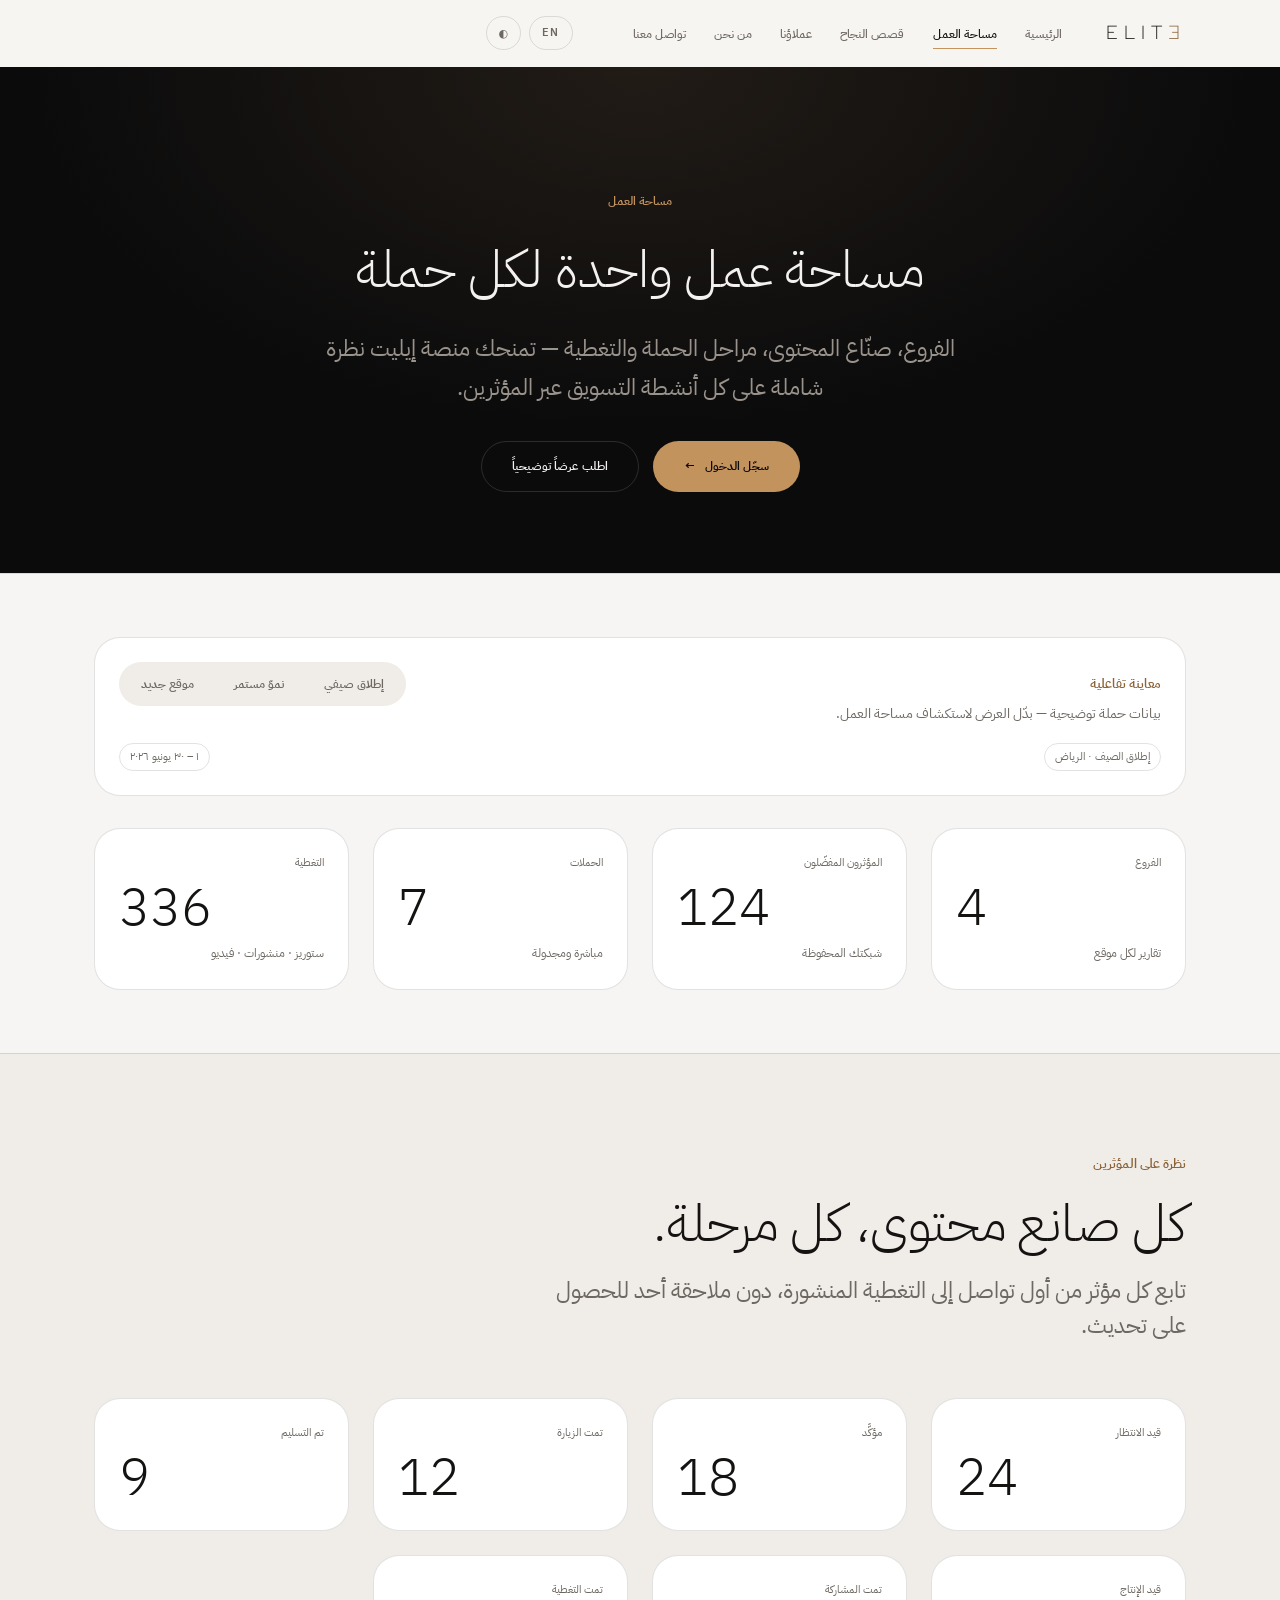
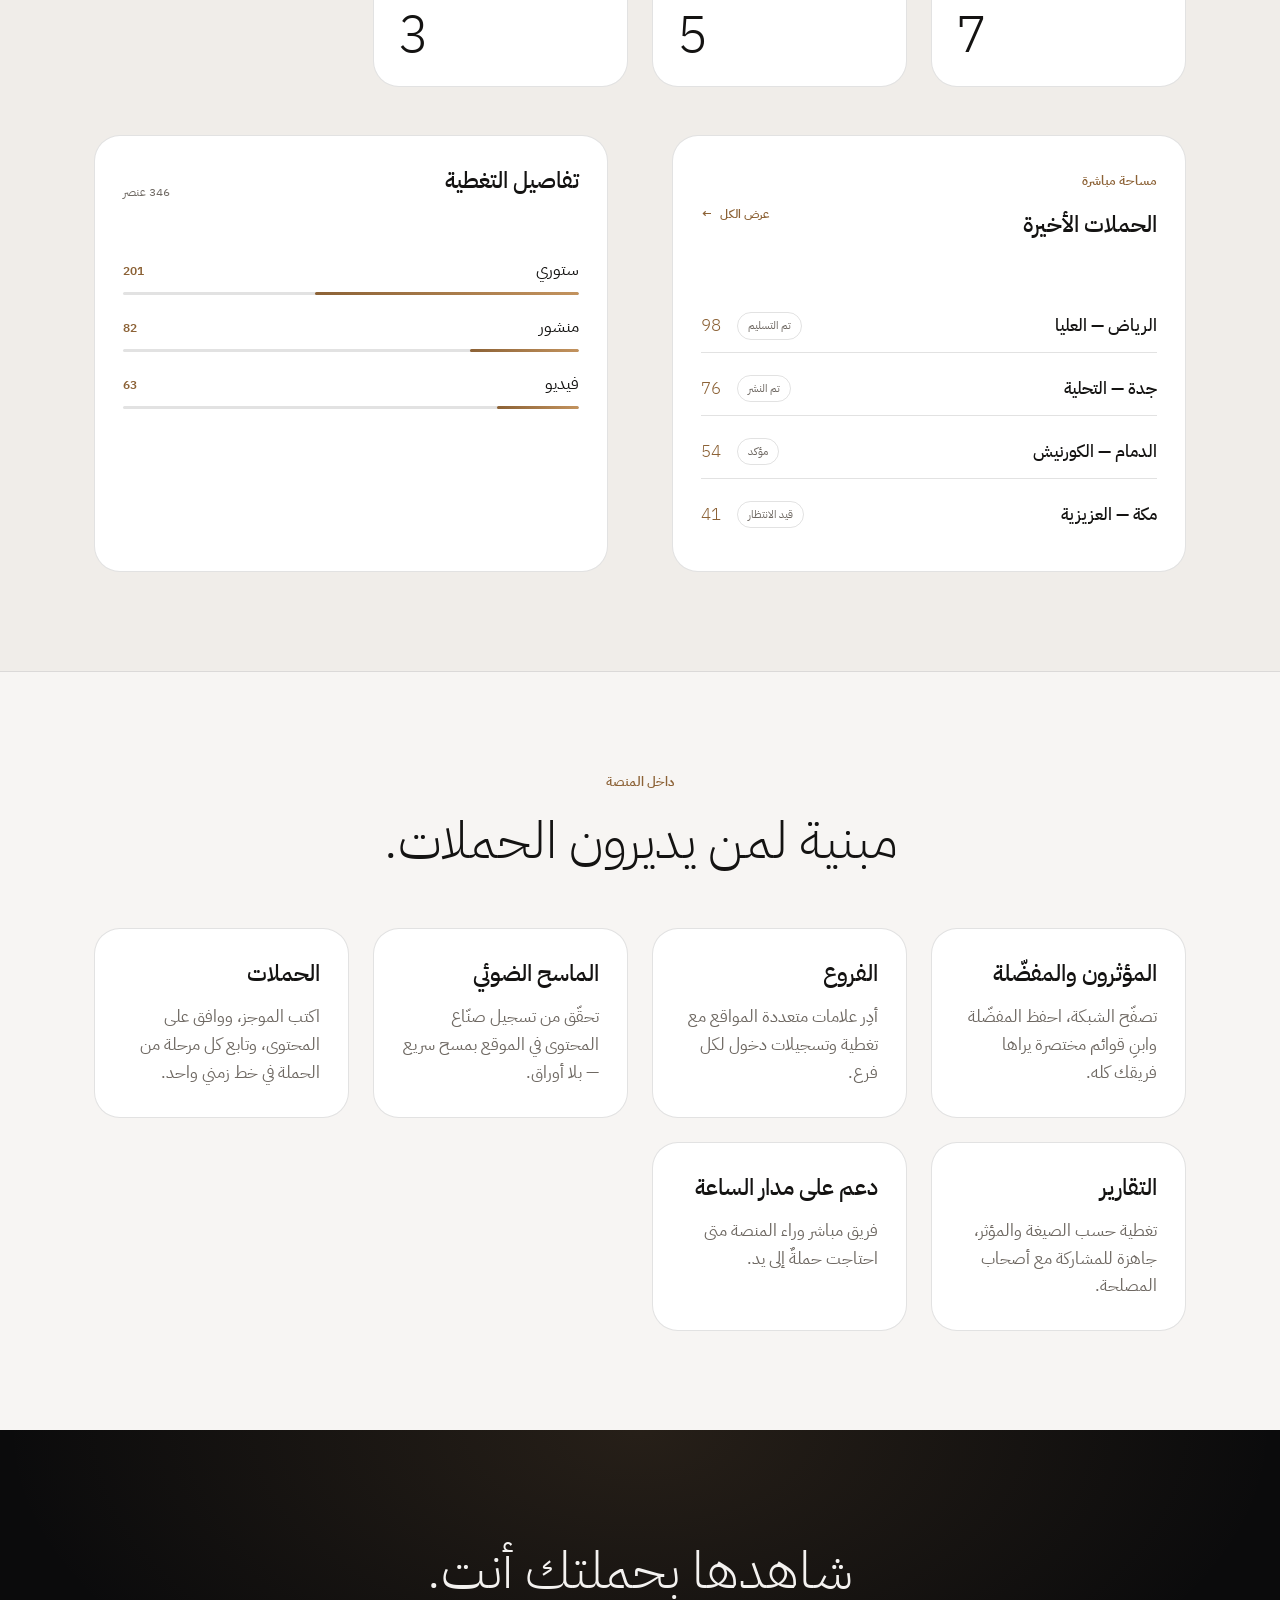
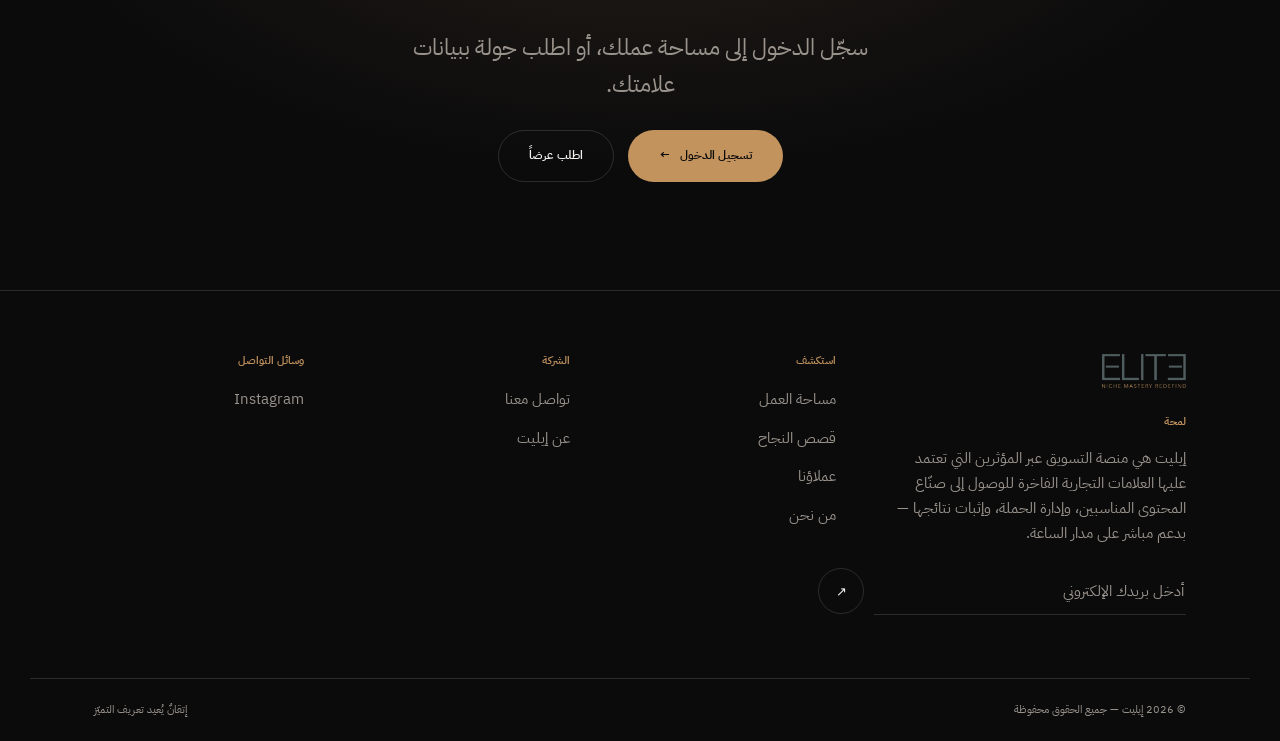
<file: ar/dashboard.html>
<!DOCTYPE html>
<html lang="ar" dir="rtl">
<head>
<meta charset="utf-8">
<meta name="viewport" content="width=device-width, initial-scale=1, viewport-fit=cover">
<title>مساحة العمل — إيليت</title>
<meta name="description" content="مساحة عمل واحدة للفروع وصنّاع المحتوى ومراحل الحملة وتقارير التغطية.">
<meta name="theme-color" content="#0B0B0C">
<link rel="canonical" href="https://eelite.vercel.app/ar/dashboard.html">
<link rel="alternate" hreflang="en" href="https://eelite.vercel.app/dashboard.html">
<link rel="alternate" hreflang="ar" href="https://eelite.vercel.app/ar/dashboard.html">
<link rel="alternate" hreflang="x-default" href="https://eelite.vercel.app/dashboard.html">
<link rel="icon" href="../assets/img/elite-logo.svg" type="image/svg+xml">
<meta property="og:type" content="website">
<meta property="og:site_name" content="Elite">
<meta property="og:locale" content="ar_SA">
<meta property="og:title" content="مساحة العمل — إيليت">
<meta property="og:description" content="مساحة عمل واحدة للفروع وصنّاع المحتوى ومراحل الحملة وتقارير التغطية.">
<meta property="og:url" content="https://eelite.vercel.app/ar/dashboard.html">
<meta property="og:image" content="https://eelite.vercel.app/assets/img/elite-logo.svg">
<meta name="twitter:card" content="summary_large_image">
<link rel="preconnect" href="https://fonts.googleapis.com">
<link rel="preconnect" href="https://fonts.gstatic.com" crossorigin>
<link href="https://fonts.googleapis.com/css2?family=Red+Hat+Display:wght@300;400;500;700&family=Montserrat:wght@500;600&family=IBM+Plex+Sans+Arabic:wght@300;400;500;600;700&display=swap" rel="stylesheet">
<link rel="stylesheet" href="../assets/css/elite.css">
<link rel="stylesheet" href="../assets/css/elite-rtl.css">
<script>(function(){try{var t=localStorage.getItem('elite-theme');if(t)document.documentElement.setAttribute('data-theme',t);}catch(e){}})();</script>
</head>
<body data-page="dashboard">
<a class="skip" href="#main">تخطَّ إلى المحتوى</a>
<header class="nav" id="nav">
  <div class="wrap nav-in">
    <a class="mark nav-mark" href="index.html" aria-label="إيليت — الصفحة الرئيسية">ELIT<span class="flip">E</span></a>
    <nav aria-label="التنقّل الرئيسي">
      <ul class="nav-links"><li><a href="index.html">الرئيسية</a></li><li><a href="dashboard.html" aria-current="page">مساحة العمل</a></li><li><a href="case-studies.html">قصص النجاح</a></li><li><a href="sponsors.html">عملاؤنا</a></li><li><a href="about.html">من نحن</a></li><li><a href="contacts.html">تواصل معنا</a></li></ul>
    </nav>
    <div class="nav-tools">
      <a class="chip-btn" href="../dashboard.html" hreflang="en" lang="en" aria-label="التبديل إلى الإنجليزية">EN</a>
      <button class="chip-btn" id="theme" type="button" aria-label="تغيير المظهر"><span aria-hidden="true">◐</span></button>
      <button class="chip-btn nav-burger" id="burger" type="button" aria-expanded="false" aria-controls="mnav" aria-label="فتح القائمة"><span class="burger-bars" aria-hidden="true"></span></button>
    </div>
  </div>
  <nav class="mnav" id="mnav" data-open="false" aria-label="التنقّل الرئيسي، الجوال"><ul class="wrap"><li><a href="index.html">الرئيسية</a></li><li><a href="dashboard.html" aria-current="page">مساحة العمل</a></li><li><a href="case-studies.html">قصص النجاح</a></li><li><a href="sponsors.html">عملاؤنا</a></li><li><a href="about.html">من نحن</a></li><li><a href="contacts.html">تواصل معنا</a></li></ul></nav>
</header>

<main id="main">
  <section class="pagehead"><div class="wrap pagehead-in">
    <p class="tag">مساحة العمل</p><h1>مساحة عمل واحدة لكل حملة</h1>
    <p class="lede">الفروع، صنّاع المحتوى، مراحل الحملة والتغطية — تمنحك منصة إيليت نظرة شاملة على كل أنشطة التسويق عبر المؤثرين.</p>
    <div class="row">
      <a class="btn btn-gold" href="https://gc-elite.com/dashboard">سجّل الدخول <span class="arrow" aria-hidden="true">→</span></a>
      <a class="btn btn-ghost-dark" href="contacts.html">اطلب عرضاً توضيحياً</a>
    </div>
  </div></section>

  <section class="sec sec--tight"><div class="wrap">
    <div class="demo-card reveal" data-dashboard-demo>
      <div class="demo-card__head">
        <div><span class="eyebrow">معاينة تفاعلية</span><p class="subtle" style="margin-top:6px">بيانات حملة توضيحية — بدّل العرض لاستكشاف مساحة العمل.</p></div>
        <div class="segmented" role="group" aria-label="اختر حملة معاينة">
          <button type="button" data-demo-view="launch" aria-pressed="true">إطلاق صيفي</button>
          <button type="button" data-demo-view="growth" aria-pressed="false">نموّ مستمر</button>
          <button type="button" data-demo-view="opening" aria-pressed="false">موقع جديد</button>
        </div>
      </div>
      <div class="row" style="justify-content:space-between">
        <span class="demo-row__stage" data-demo-campaign>إطلاق صيفي · الرياض</span>
        <span class="demo-row__stage" data-demo-period>01–30 يونيو 2026</span>
      </div>
    </div>
    <div class="kpi-grid mt-8 reveal">
      <div class="kpi"><div class="kpi__top"><span class="kpi__label">الفروع</span></div><span class="kpi__value" data-demo-kpi="branches" data-count="4">4</span><span class="kpi__delta">تقارير لكل موقع</span></div>
      <div class="kpi"><div class="kpi__top"><span class="kpi__label">المؤثرون المفضّلون</span></div><span class="kpi__value" data-demo-kpi="creators" data-count="128">128</span><span class="kpi__delta">شبكتك المحفوظة</span></div>
      <div class="kpi"><div class="kpi__top"><span class="kpi__label">الحملات</span></div><span class="kpi__value" data-demo-kpi="campaigns" data-count="7">7</span><span class="kpi__delta">مباشرة ومجدولة</span></div>
      <div class="kpi"><div class="kpi__top"><span class="kpi__label">التغطية</span></div><span class="kpi__value" data-demo-kpi="coverage" data-count="346">346</span><span class="kpi__delta">ستوريز · منشورات · فيديو</span></div>
    </div>
  </div></section>

  <section class="sec sec--sunken"><div class="wrap">
    <div class="sec-head reveal"><p class="eyebrow">نظرة على المؤثرين</p><h2 class="sec-title">كل صانع محتوى، كل مرحلة.</h2><p class="sec-sub">تابع كل مؤثر من أول تواصل إلى التغطية المنشورة، دون ملاحقة أحد للحصول على تحديث.</p></div>
    <div class="kpi-grid reveal" aria-label="مراحل الحملة">
      <div class="kpi"><span class="kpi__label">قيد الانتظار</span><span class="kpi__value" data-demo-stage="pending">0</span></div>
      <div class="kpi"><span class="kpi__label">مؤكَّد</span><span class="kpi__value" data-demo-stage="confirmed">0</span></div>
      <div class="kpi"><span class="kpi__label">تمت الزيارة</span><span class="kpi__value" data-demo-stage="visited">0</span></div>
      <div class="kpi"><span class="kpi__label">تم التسليم</span><span class="kpi__value" data-demo-stage="delivered">0</span></div>
      <div class="kpi"><span class="kpi__label">قيد الإنتاج</span><span class="kpi__value" data-demo-stage="post-creation">0</span></div>
      <div class="kpi"><span class="kpi__label">تمت المشاركة</span><span class="kpi__value" data-demo-stage="shared">0</span></div>
      <div class="kpi"><span class="kpi__label">تمت التغطية</span><span class="kpi__value" data-demo-stage="covered">0</span></div>
    </div>
    <div class="proof mt-12">
      <div class="card reveal"><div class="row" style="justify-content:space-between"><div><span class="eyebrow">مساحة مباشرة</span><h3 class="h4 mt-4">الحملات الأخيرة</h3></div><a class="link-arrow" href="contacts.html">عرض الكل <span class="arrow" aria-hidden="true">→</span></a></div><div class="demo-list mt-6" data-demo-campaigns></div></div>
      <div class="card reveal" style="transition-delay:.1s"><div class="row" style="justify-content:space-between"><h3 class="h4">تفاصيل التغطية</h3><span class="kpi__delta" data-demo-total>346 عنصراً</span></div>
        <div class="meters mt-6">
          <div class="meter-row"><div class="meter-top"><span class="meter-name">ستوري</span><span class="meter-val" data-demo-pct="story">201</span></div><div class="meter-bar"><i class="meter-fill" data-demo-bar="story" data-w="58"></i></div></div>
          <div class="meter-row"><div class="meter-top"><span class="meter-name">منشور</span><span class="meter-val" data-demo-pct="post">82</span></div><div class="meter-bar"><i class="meter-fill" data-demo-bar="post" data-w="24"></i></div></div>
          <div class="meter-row"><div class="meter-top"><span class="meter-name">فيديو</span><span class="meter-val" data-demo-pct="video">63</span></div><div class="meter-bar"><i class="meter-fill" data-demo-bar="video" data-w="18"></i></div></div>
        </div>
      </div>
    </div>
  </div></section>

  <section class="sec"><div class="wrap">
    <div class="sec-head sec-head--center reveal"><p class="eyebrow">داخل المنصة</p><h2 class="sec-title">مبنية لمن يديرون الحملات.</h2></div>
    <div class="kpi-grid mt-12">
      <article class="card card--hover reveal"><h3 class="card__title">المؤثرون والمفضّلة</h3><p class="muted">تصفّح الشبكة، احفظ المفضّلة وابنِ قوائم مختصرة يراها فريقك كله.</p></article>
      <article class="card card--hover reveal" style="transition-delay:.08s"><h3 class="card__title">الفروع</h3><p class="muted">أدِر علامات متعددة المواقع مع تغطية وتسجيلات دخول لكل فرع.</p></article>
      <article class="card card--hover reveal" style="transition-delay:.16s"><h3 class="card__title">الماسح الضوئي</h3><p class="muted">تحقّق من تسجيل صنّاع المحتوى في الموقع بمسح سريع — بلا أوراق.</p></article>
      <article class="card card--hover reveal" style="transition-delay:.24s"><h3 class="card__title">الحملات</h3><p class="muted">اكتب الموجز، ووافق على المحتوى، وتابع كل مرحلة من الحملة في خط زمني واحد.</p></article>
      <article class="card card--hover reveal" style="transition-delay:.32s"><h3 class="card__title">التقارير</h3><p class="muted">تغطية حسب الصيغة والمؤثر، جاهزة للمشاركة مع أصحاب المصلحة.</p></article>
      <article class="card card--hover reveal" style="transition-delay:.4s"><h3 class="card__title">دعم على مدار الساعة</h3><p class="muted">فريق مباشر وراء المنصة متى احتاجت حملةٌ إلى يد.</p></article>
    </div>
  </div></section>

  <section class="cta"><div class="wrap cta-in"><h2 class="cta-title">شاهدها بحملتك أنت.</h2><p class="cta-lede">سجّل الدخول إلى مساحة عملك، أو اطلب جولة ببيانات علامتك.</p><div class="row" style="justify-content:center"><a class="btn btn-gold" href="https://gc-elite.com/dashboard">تسجيل الدخول <span class="arrow" aria-hidden="true">→</span></a><a class="btn btn-ghost-dark" href="contacts.html">اطلب عرضاً</a></div></div></section>
</main><footer class="foot">
  <div class="wrap foot-in">
    <div>
      <span class="mark foot-mark"><span class="mark-img"><img src="../assets/img/elite-logo.svg" alt="إيليت — إتقانٌ يُعيد تعريف التميّز" width="572" height="232" loading="lazy" decoding="async"></span></span>
      <h4>لمحة</h4>
      <p>إيليت هي منصة التسويق عبر المؤثرين التي تعتمد عليها العلامات التجارية الفاخرة للوصول إلى صنّاع المحتوى المناسبين، وإدارة الحملة، وإثبات نتائجها — بدعم مباشر على مدار الساعة.</p>
      <form class="sub" data-validate data-success="تم الاشتراك. أهلًا بك في إيليت.">
        <label class="sr" for="nl-email">البريد الإلكتروني</label>
        <input id="nl-email" type="email" name="email" placeholder="أدخل بريدك الإلكتروني" autocomplete="email" required>
        <button type="submit" aria-label="الاشتراك في النشرة البريدية">↗</button>
      </form>
    </div>
    <div><h4>استكشف</h4><ul class="foot-list"><li><a href="dashboard.html">مساحة العمل</a></li><li><a href="case-studies.html">قصص النجاح</a></li><li><a href="sponsors.html">عملاؤنا</a></li><li><a href="about.html">من نحن</a></li></ul></div>
    <div><h4>الشركة</h4><ul class="foot-list"><li><a href="contacts.html">تواصل معنا</a></li><li><a href="about.html">عن إيليت</a></li></ul></div>
    <div><h4>وسائل التواصل</h4><ul class="foot-list"><li><a href="https://instagram.com" target="_blank" rel="noopener">Instagram</a></li></ul></div>
  </div>
  <div class="wrap foot-bottom">
    <span>© <span data-year>2026</span> إيليت — جميع الحقوق محفوظة</span>
    <span>إتقانٌ يُعيد تعريف التميّز</span>
  </div>
</footer>
<div class="toast" id="toast" role="status" aria-live="polite"></div>
<script src="../assets/js/elite.js" defer></script>
</body>
</html>
</file>
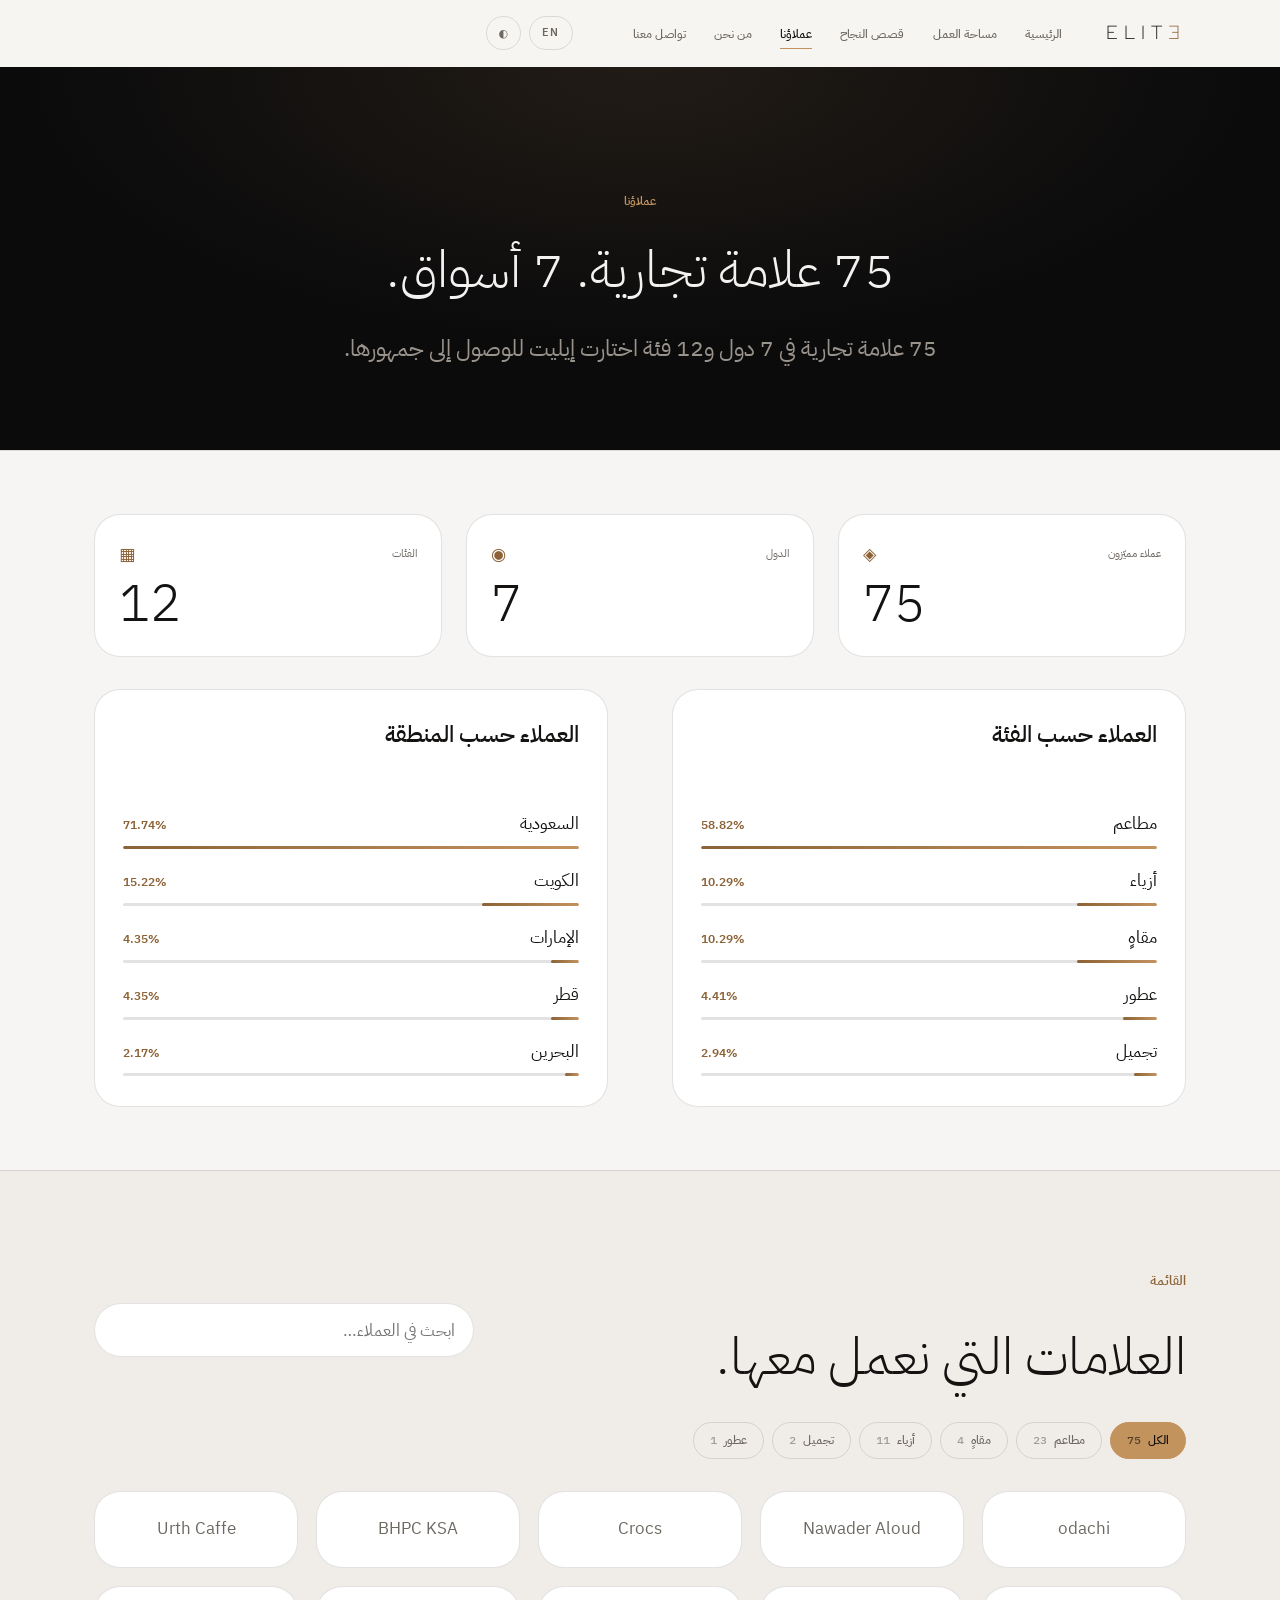
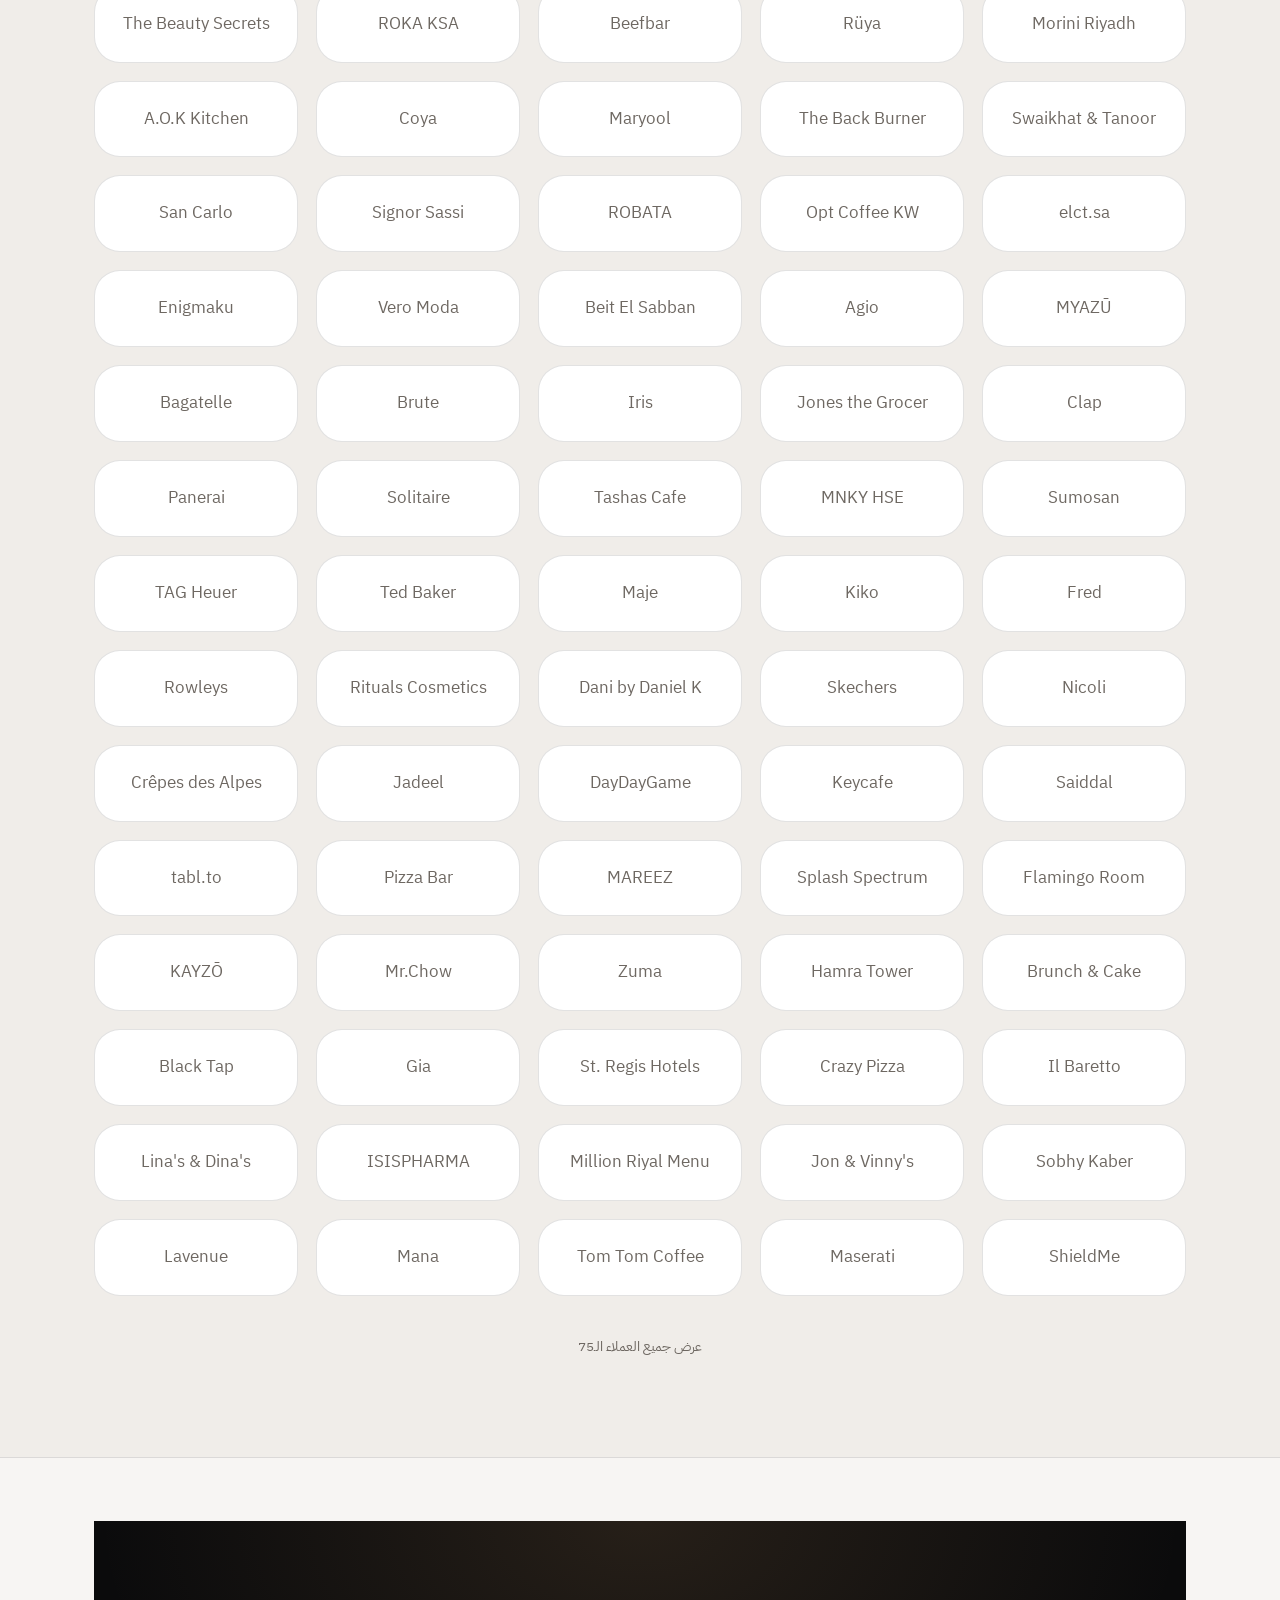
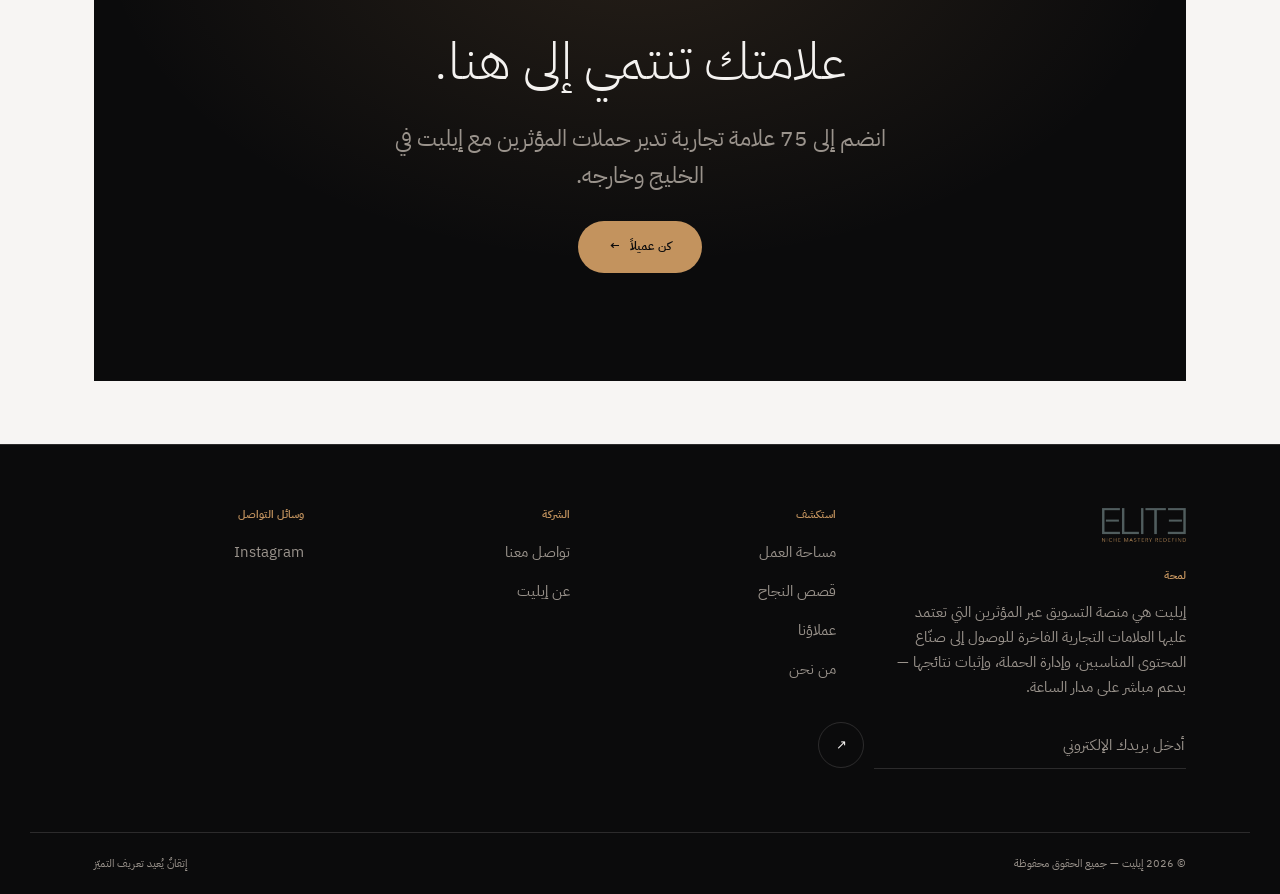
<file: ar/sponsors.html>
<!DOCTYPE html>
<html lang="ar" dir="rtl">
<head>
<meta charset="utf-8">
<meta name="viewport" content="width=device-width, initial-scale=1, viewport-fit=cover">
<title>عملاؤنا — إيليت</title>
<meta name="description" content="خمس وسبعون علامة عبر سبع دول واثنتا عشرة فئة تتشارك مع إيليت في التسويق عبر المؤثرين.">
<meta name="theme-color" content="#0B0B0C">
<link rel="canonical" href="https://eelite.vercel.app/ar/sponsors.html">
<link rel="alternate" hreflang="en" href="https://eelite.vercel.app/sponsors.html">
<link rel="alternate" hreflang="ar" href="https://eelite.vercel.app/ar/sponsors.html">
<link rel="alternate" hreflang="x-default" href="https://eelite.vercel.app/sponsors.html">
<link rel="icon" href="../assets/img/elite-logo.svg" type="image/svg+xml">
<meta property="og:type" content="website">
<meta property="og:site_name" content="Elite">
<meta property="og:locale" content="ar_SA">
<meta property="og:title" content="عملاؤنا — إيليت">
<meta property="og:description" content="خمس وسبعون علامة عبر سبع دول واثنتا عشرة فئة تتشارك مع إيليت في التسويق عبر المؤثرين.">
<meta property="og:url" content="https://eelite.vercel.app/ar/sponsors.html">
<meta property="og:image" content="https://eelite.vercel.app/assets/img/elite-logo.svg">
<meta name="twitter:card" content="summary_large_image">
<link rel="preconnect" href="https://fonts.googleapis.com">
<link rel="preconnect" href="https://fonts.gstatic.com" crossorigin>
<link href="https://fonts.googleapis.com/css2?family=Red+Hat+Display:wght@300;400;500;700&family=Montserrat:wght@500;600&family=IBM+Plex+Sans+Arabic:wght@300;400;500;600;700&display=swap" rel="stylesheet">
<link rel="stylesheet" href="../assets/css/elite.css">
<link rel="stylesheet" href="../assets/css/elite-rtl.css">
<script>(function(){try{var t=localStorage.getItem('elite-theme');if(t)document.documentElement.setAttribute('data-theme',t);}catch(e){}})();</script>
</head>
<body data-page="sponsors">
<a class="skip" href="#main">تخطَّ إلى المحتوى</a>
<header class="nav" id="nav">
  <div class="wrap nav-in">
    <a class="mark nav-mark" href="index.html" aria-label="إيليت — الصفحة الرئيسية">ELIT<span class="flip">E</span></a>
    <nav aria-label="التنقّل الرئيسي">
      <ul class="nav-links"><li><a href="index.html">الرئيسية</a></li><li><a href="dashboard.html">مساحة العمل</a></li><li><a href="case-studies.html">قصص النجاح</a></li><li><a href="sponsors.html" aria-current="page">عملاؤنا</a></li><li><a href="about.html">من نحن</a></li><li><a href="contacts.html">تواصل معنا</a></li></ul>
    </nav>
    <div class="nav-tools">
      <a class="chip-btn" href="../sponsors.html" hreflang="en" lang="en" aria-label="التبديل إلى الإنجليزية">EN</a>
      <button class="chip-btn" id="theme" type="button" aria-label="تغيير المظهر"><span aria-hidden="true">◐</span></button>
      <button class="chip-btn nav-burger" id="burger" type="button" aria-expanded="false" aria-controls="mnav" aria-label="فتح القائمة"><span class="burger-bars" aria-hidden="true"></span></button>
    </div>
  </div>
  <nav class="mnav" id="mnav" data-open="false" aria-label="التنقّل الرئيسي، الجوال"><ul class="wrap"><li><a href="index.html">الرئيسية</a></li><li><a href="dashboard.html">مساحة العمل</a></li><li><a href="case-studies.html">قصص النجاح</a></li><li><a href="sponsors.html" aria-current="page">عملاؤنا</a></li><li><a href="about.html">من نحن</a></li><li><a href="contacts.html">تواصل معنا</a></li></ul></nav>
</header>

<main id="main">
  <section class="pagehead"><div class="wrap pagehead-in">
    <p class="tag">عملاؤنا</p><h1>75 علامة تجارية. 7 أسواق.</h1>
    <p class="lede">75 علامة تجارية في 7 دول و12 فئة اختارت إيليت للوصول إلى جمهورها.</p>
  </div></section>
  <section class="sec sec--tight"><div class="wrap">
    <div class="kpi-grid reveal">
      <div class="kpi"><div class="kpi__top"><span class="kpi__label">عملاء مميّزون</span><span class="kpi__icon">◈</span></div><span class="kpi__value" data-count="75">75</span></div>
      <div class="kpi"><div class="kpi__top"><span class="kpi__label">الدول</span><span class="kpi__icon">◉</span></div><span class="kpi__value" data-count="7">7</span></div>
      <div class="kpi"><div class="kpi__top"><span class="kpi__label">الفئات</span><span class="kpi__icon">▦</span></div><span class="kpi__value" data-count="12">12</span></div>
    </div>
    <div class="proof mt-8">
      <div class="card reveal"><h3 class="h4">العملاء حسب الفئة</h3>
        <div class="meters mt-6">
          <div class="meter-row"><div class="meter-top"><span class="meter-name">مطاعم</span><span class="meter-val">58.82%</span></div><div class="meter-bar"><i class="meter-fill" data-w="100"></i></div></div>
          <div class="meter-row"><div class="meter-top"><span class="meter-name">أزياء</span><span class="meter-val">10.29%</span></div><div class="meter-bar"><i class="meter-fill" data-w="17.5"></i></div></div>
          <div class="meter-row"><div class="meter-top"><span class="meter-name">مقاهٍ</span><span class="meter-val">10.29%</span></div><div class="meter-bar"><i class="meter-fill" data-w="17.5"></i></div></div>
          <div class="meter-row"><div class="meter-top"><span class="meter-name">عطور</span><span class="meter-val">4.41%</span></div><div class="meter-bar"><i class="meter-fill" data-w="7.5"></i></div></div>
          <div class="meter-row"><div class="meter-top"><span class="meter-name">تجميل</span><span class="meter-val">2.94%</span></div><div class="meter-bar"><i class="meter-fill" data-w="5"></i></div></div>
        </div>
      </div>
      <div class="card reveal" style="transition-delay:.1s"><h3 class="h4">العملاء حسب المنطقة</h3>
        <div class="meters mt-6">
          <div class="meter-row"><div class="meter-top"><span class="meter-name">السعودية</span><span class="meter-val">71.74%</span></div><div class="meter-bar"><i class="meter-fill" data-w="100"></i></div></div>
          <div class="meter-row"><div class="meter-top"><span class="meter-name">الكويت</span><span class="meter-val">15.22%</span></div><div class="meter-bar"><i class="meter-fill" data-w="21.2"></i></div></div>
          <div class="meter-row"><div class="meter-top"><span class="meter-name">الإمارات</span><span class="meter-val">4.35%</span></div><div class="meter-bar"><i class="meter-fill" data-w="6.1"></i></div></div>
          <div class="meter-row"><div class="meter-top"><span class="meter-name">قطر</span><span class="meter-val">4.35%</span></div><div class="meter-bar"><i class="meter-fill" data-w="6.1"></i></div></div>
          <div class="meter-row"><div class="meter-top"><span class="meter-name">البحرين</span><span class="meter-val">2.17%</span></div><div class="meter-bar"><i class="meter-fill" data-w="3"></i></div></div>
        </div>
      </div>
    </div>
  </div></section>
  <section class="sec sec--sunken"><div class="wrap">
    <div class="search-row reveal">
      <div class="sec-head" style="margin:0"><p class="eyebrow">القائمة</p><h2 class="sec-title mt-4">العلامات التي نعمل معها.</h2></div>
      <input class="search-input" id="client-search" type="search" placeholder="ابحث في العملاء…" data-search="#client-list" aria-label="ابحث في العملاء">
    </div>
    <div class="chips mt-8 reveal" data-filter-group data-filter-target="#client-list" data-filter-empty="#client-empty">
      <button class="chip-toggle" type="button" data-value="all" aria-pressed="true">الكل <span class="count">75</span></button>
      <button class="chip-toggle" type="button" data-value="Restaurant" aria-pressed="false">مطاعم</button>
      <button class="chip-toggle" type="button" data-value="Cafe" aria-pressed="false">مقاهٍ</button>
      <button class="chip-toggle" type="button" data-value="Fashion" aria-pressed="false">أزياء</button>
      <button class="chip-toggle" type="button" data-value="Beauty" aria-pressed="false">تجميل</button>
      <button class="chip-toggle" type="button" data-value="Perfume" aria-pressed="false">عطور</button>
    </div>
    <div class="logo-grid mt-8 reveal" id="client-list"><span class="logo-cell-grid" data-cat="Restaurant" data-name="odachi">odachi</span><span class="logo-cell-grid" data-cat="Perfume" data-name="Nawader Aloud">Nawader Aloud</span><span class="logo-cell-grid" data-cat="Fashion" data-name="Crocs">Crocs</span><span class="logo-cell-grid" data-cat="Fashion" data-name="BHPC KSA">BHPC KSA</span><span class="logo-cell-grid" data-cat="Cafe" data-name="Urth Caffe">Urth Caffe</span><span class="logo-cell-grid" data-cat="Restaurant" data-name="Morini Riyadh">Morini Riyadh</span><span class="logo-cell-grid" data-cat="Restaurant" data-name="Rüya">Rüya</span><span class="logo-cell-grid" data-cat="Restaurant" data-name="Beefbar">Beefbar</span><span class="logo-cell-grid" data-cat="Restaurant" data-name="ROKA KSA">ROKA KSA</span><span class="logo-cell-grid" data-cat="Beauty" data-name="The Beauty Secrets">The Beauty Secrets</span><span class="logo-cell-grid" data-cat="Restaurant" data-name="Swaikhat & Tanoor">Swaikhat & Tanoor</span><span class="logo-cell-grid" data-cat="Restaurant" data-name="The Back Burner">The Back Burner</span><span class="logo-cell-grid" data-cat="Restaurant" data-name="Maryool">Maryool</span><span class="logo-cell-grid" data-cat="Restaurant" data-name="Coya">Coya</span><span class="logo-cell-grid" data-cat="Restaurant" data-name="A.O.K Kitchen">A.O.K Kitchen</span><span class="logo-cell-grid" data-cat="Fashion" data-name="elct.sa">elct.sa</span><span class="logo-cell-grid" data-cat="Cafe" data-name="Opt Coffee KW">Opt Coffee KW</span><span class="logo-cell-grid" data-cat="Restaurant" data-name="ROBATA">ROBATA</span><span class="logo-cell-grid" data-cat="Restaurant" data-name="Signor Sassi">Signor Sassi</span><span class="logo-cell-grid" data-cat="Restaurant" data-name="San Carlo">San Carlo</span><span class="logo-cell-grid" data-cat="Restaurant" data-name="MYAZŪ">MYAZŪ</span><span class="logo-cell-grid" data-cat="Restaurant" data-name="Agio">Agio</span><span class="logo-cell-grid" data-cat="Restaurant" data-name="Beit El Sabban">Beit El Sabban</span><span class="logo-cell-grid" data-cat="Fashion" data-name="Vero Moda">Vero Moda</span><span class="logo-cell-grid" data-cat="Fashion" data-name="Enigmaku">Enigmaku</span><span class="logo-cell-grid" data-cat="Restaurant" data-name="Clap">Clap</span><span class="logo-cell-grid" data-cat="Cafe" data-name="Jones the Grocer">Jones the Grocer</span><span class="logo-cell-grid" data-cat="Restaurant" data-name="Iris">Iris</span><span class="logo-cell-grid" data-cat="Restaurant" data-name="Brute">Brute</span><span class="logo-cell-grid" data-cat="Restaurant" data-name="Bagatelle">Bagatelle</span><span class="logo-cell-grid" data-cat="Restaurant" data-name="Sumosan">Sumosan</span><span class="logo-cell-grid" data-cat="Restaurant" data-name="MNKY HSE">MNKY HSE</span><span class="logo-cell-grid" data-cat="Cafe" data-name="Tashas Cafe">Tashas Cafe</span><span class="logo-cell-grid" data-cat="Fashion" data-name="Solitaire">Solitaire</span><span class="logo-cell-grid" data-cat="Fashion" data-name="Panerai">Panerai</span><span class="logo-cell-grid" data-cat="Fashion" data-name="Fred">Fred</span><span class="logo-cell-grid" data-cat="Beauty" data-name="Kiko">Kiko</span><span class="logo-cell-grid" data-cat="Fashion" data-name="Maje">Maje</span><span class="logo-cell-grid" data-cat="Fashion" data-name="Ted Baker">Ted Baker</span><span class="logo-cell-grid" data-cat="Fashion" data-name="TAG Heuer">TAG Heuer</span><span class="logo-cell-grid" data-cat="" data-name="Nicoli">Nicoli</span><span class="logo-cell-grid" data-cat="" data-name="Skechers">Skechers</span><span class="logo-cell-grid" data-cat="" data-name="Dani by Daniel K">Dani by Daniel K</span><span class="logo-cell-grid" data-cat="" data-name="Rituals Cosmetics">Rituals Cosmetics</span><span class="logo-cell-grid" data-cat="" data-name="Rowleys">Rowleys</span><span class="logo-cell-grid" data-cat="" data-name="Saiddal">Saiddal</span><span class="logo-cell-grid" data-cat="" data-name="Keycafe">Keycafe</span><span class="logo-cell-grid" data-cat="" data-name="DayDayGame">DayDayGame</span><span class="logo-cell-grid" data-cat="" data-name="Jadeel">Jadeel</span><span class="logo-cell-grid" data-cat="" data-name="Crêpes des Alpes">Crêpes des Alpes</span><span class="logo-cell-grid" data-cat="" data-name="Flamingo Room">Flamingo Room</span><span class="logo-cell-grid" data-cat="" data-name="Splash Spectrum">Splash Spectrum</span><span class="logo-cell-grid" data-cat="" data-name="MAREEZ">MAREEZ</span><span class="logo-cell-grid" data-cat="" data-name="Pizza Bar">Pizza Bar</span><span class="logo-cell-grid" data-cat="" data-name="tabl.to">tabl.to</span><span class="logo-cell-grid" data-cat="" data-name="Brunch & Cake">Brunch & Cake</span><span class="logo-cell-grid" data-cat="" data-name="Hamra Tower">Hamra Tower</span><span class="logo-cell-grid" data-cat="" data-name="Zuma">Zuma</span><span class="logo-cell-grid" data-cat="" data-name="Mr.Chow">Mr.Chow</span><span class="logo-cell-grid" data-cat="" data-name="KAYZŌ">KAYZŌ</span><span class="logo-cell-grid" data-cat="" data-name="Il Baretto">Il Baretto</span><span class="logo-cell-grid" data-cat="" data-name="Crazy Pizza">Crazy Pizza</span><span class="logo-cell-grid" data-cat="" data-name="St. Regis Hotels">St. Regis Hotels</span><span class="logo-cell-grid" data-cat="" data-name="Gia">Gia</span><span class="logo-cell-grid" data-cat="" data-name="Black Tap">Black Tap</span><span class="logo-cell-grid" data-cat="" data-name="Sobhy Kaber">Sobhy Kaber</span><span class="logo-cell-grid" data-cat="" data-name="Jon & Vinny's">Jon & Vinny's</span><span class="logo-cell-grid" data-cat="" data-name="Million Riyal Menu">Million Riyal Menu</span><span class="logo-cell-grid" data-cat="" data-name="ISISPHARMA">ISISPHARMA</span><span class="logo-cell-grid" data-cat="" data-name="Lina's & Dina's">Lina's & Dina's</span><span class="logo-cell-grid" data-cat="" data-name="ShieldMe">ShieldMe</span><span class="logo-cell-grid" data-cat="" data-name="Maserati">Maserati</span><span class="logo-cell-grid" data-cat="" data-name="Tom Tom Coffee">Tom Tom Coffee</span><span class="logo-cell-grid" data-cat="" data-name="Mana">Mana</span><span class="logo-cell-grid" data-cat="Restaurant" data-name="Lavenue">Lavenue</span></div>
    <div class="state mt-8" id="client-empty" hidden><h3>لا عملاء في هذه الفئة بعد</h3><p>اختر فئة أخرى لمواصلة التصفّح.</p></div>
    <div class="state mt-8" data-search-empty hidden><h3>لا تطابق للاسم</h3><p>امسح البحث لرؤية القائمة كاملة.</p></div>
    <p class="center subtle mt-10">عرض جميع العملاء الـ75</p>
  </div></section>
  <section class="sec sec--tight"><div class="wrap">
    <div class="cta"><div class="wrap cta-in"><h2 class="cta-title">علامتك تنتمي إلى هنا.</h2><p class="cta-lede">انضم إلى 75 علامة تجارية تدير حملات المؤثرين مع إيليت في الخليج وخارجه.</p><a class="btn btn-gold" href="contacts.html">كن عميلاً <span class="arrow" aria-hidden="true">→</span></a></div></div>
  </div></section>
</main><footer class="foot">
  <div class="wrap foot-in">
    <div>
      <span class="mark foot-mark"><span class="mark-img"><img src="../assets/img/elite-logo.svg" alt="إيليت — إتقانٌ يُعيد تعريف التميّز" width="572" height="232" loading="lazy" decoding="async"></span></span>
      <h4>لمحة</h4>
      <p>إيليت هي منصة التسويق عبر المؤثرين التي تعتمد عليها العلامات التجارية الفاخرة للوصول إلى صنّاع المحتوى المناسبين، وإدارة الحملة، وإثبات نتائجها — بدعم مباشر على مدار الساعة.</p>
      <form class="sub" data-validate data-success="تم الاشتراك. أهلًا بك في إيليت.">
        <label class="sr" for="nl-email">البريد الإلكتروني</label>
        <input id="nl-email" type="email" name="email" placeholder="أدخل بريدك الإلكتروني" autocomplete="email" required>
        <button type="submit" aria-label="الاشتراك في النشرة البريدية">↗</button>
      </form>
    </div>
    <div><h4>استكشف</h4><ul class="foot-list"><li><a href="dashboard.html">مساحة العمل</a></li><li><a href="case-studies.html">قصص النجاح</a></li><li><a href="sponsors.html">عملاؤنا</a></li><li><a href="about.html">من نحن</a></li></ul></div>
    <div><h4>الشركة</h4><ul class="foot-list"><li><a href="contacts.html">تواصل معنا</a></li><li><a href="about.html">عن إيليت</a></li></ul></div>
    <div><h4>وسائل التواصل</h4><ul class="foot-list"><li><a href="https://instagram.com" target="_blank" rel="noopener">Instagram</a></li></ul></div>
  </div>
  <div class="wrap foot-bottom">
    <span>© <span data-year>2026</span> إيليت — جميع الحقوق محفوظة</span>
    <span>إتقانٌ يُعيد تعريف التميّز</span>
  </div>
</footer>
<div class="toast" id="toast" role="status" aria-live="polite"></div>
<script src="../assets/js/elite.js" defer></script>
</body>
</html>
</file>
<file: assets/css/elite.css>
/* ============================================================
   ELITƎ redesign — design system
   Ported from elite-redesign/index.html + extended for full site
   ============================================================ */

/* ============ TOKENS — light is the base set ============ */
:root{
  --bg:#F7F5F3;
  --surface:#FFFFFF;
  --surface-2:#F0EDE9;
  --ink:#141312;
  --ink-soft:#6E6862;
  --line:rgba(20,19,18,.12);
  --line-strong:rgba(20,19,18,.22);
  --gold:#C3935E;
  --gold-text:#8C6236;
  --shadow:0 1px 2px rgba(20,19,18,.04),0 12px 40px rgba(20,19,18,.07);

  /* fixed, theme-independent cinematic band */
  --obsidian:#0B0B0C;
  --on-obsidian:#F4F2F0;
  --on-obsidian-soft:#9A938C;
  --line-obsidian:rgba(244,242,240,.14);

  --maxw:1220px;
  --gutter:clamp(20px,5vw,64px);
  --r-card:26px;
  --r-pill:50px;
  --step--1:clamp(.78rem,.76rem + .1vw,.84rem);
  --step-0:clamp(1rem,.97rem + .16vw,1.09rem);
  --step-1:clamp(1.22rem,1.14rem + .38vw,1.45rem);
  --step-2:clamp(1.6rem,1.4rem + .95vw,2.3rem);
  --step-3:clamp(2.1rem,1.7rem + 1.9vw,3.4rem);
  --step-4:clamp(2.9rem,1.9rem + 4.6vw,6.2rem);
}
@media (prefers-color-scheme:dark){
  :root:not([data-theme="light"]){
    --bg:#0B0B0C; --surface:#151415; --surface-2:#1C1B1B;
    --ink:#F4F2F0; --ink-soft:#9A938C;
    --line:rgba(244,242,240,.13); --line-strong:rgba(244,242,240,.26);
    --gold-text:#D2A671;
    --shadow:0 1px 2px rgba(0,0,0,.4),0 18px 50px rgba(0,0,0,.5);
  }
}
:root[data-theme="dark"]{
  --bg:#0B0B0C; --surface:#151415; --surface-2:#1C1B1B;
  --ink:#F4F2F0; --ink-soft:#9A938C;
  --line:rgba(244,242,240,.13); --line-strong:rgba(244,242,240,.26);
  --gold-text:#D2A671;
  --shadow:0 1px 2px rgba(0,0,0,.4),0 18px 50px rgba(0,0,0,.5);
}

/* Typeface tokens. The RTL layer swaps these for an Arabic family; every
   component reads the token, so nothing falls back to a Latin-only face. */
:root{
  --font-body:"Red Hat Text",system-ui,-apple-system,"Segoe UI",sans-serif;
  --font-display:"Red Hat Display",system-ui,sans-serif;
  --font-ui:Montserrat,system-ui,sans-serif;
  /* The wordmark is Latin in both languages and never swaps. */
  --font-mark:"Red Hat Display",system-ui,sans-serif;
}

/* ============ BASE ============ */
*,*::before,*::after{box-sizing:border-box}
[hidden]{display:none !important}
body{
  margin:0;background:var(--bg);color:var(--ink);
  font-family:var(--font-body);
  font-size:var(--step-0);line-height:1.6;
  -webkit-font-smoothing:antialiased;text-rendering:optimizeLegibility;
}
h1,h2,h3,h4{font-family:var(--font-display);font-weight:300;margin:0;text-wrap:balance;line-height:1.05}
p{margin:0}
a{color:inherit;text-decoration:none}
img{max-width:100%}
ul,ol{margin:0;padding:0}
li{list-style:none}
:root[data-theme="dark"]{color-scheme:dark}
:root[data-theme="light"]{color-scheme:light}
:root:not([data-theme]){color-scheme:light dark}
:root{color-scheme:light dark}
:focus-visible{outline:2px solid var(--gold);outline-offset:3px;border-radius:4px}
.wrap{max-width:var(--maxw);margin-inline:auto;padding-inline:var(--gutter)}
.eyebrow{
  font-family:var(--font-ui);font-weight:600;
  font-size:var(--step--1);letter-spacing:.18em;text-transform:uppercase;
  color:var(--gold-text);margin:0;
}
/* Hidden by clipping, not by parking at left:-9999px. A browser treats
   inline-start overflow as scrollable in an RTL document, so the old
   technique gave every Arabic page ~10,000px of empty sideways scroll —
   fatal on a touch screen, where it reads as a broken layout. */
.skip{
  position:absolute;top:0;inset-inline-start:0;
  width:1px;height:1px;overflow:hidden;clip-path:inset(50%);white-space:nowrap;
  background:var(--gold);color:#0B0B0C;padding:12px 20px;z-index:100;border-radius:0 0 12px 0;
}
.skip:focus{width:auto;height:auto;overflow:visible;clip-path:none}

/* ============ WORDMARK ============ */
.mark{
  font-family:var(--font-mark);font-weight:300;
  letter-spacing:.34em;text-indent:.34em;white-space:nowrap;
}
.mark .flip{display:inline-block;transform:scaleX(-1)}

/* ============ NAV ============ */
.nav{
  position:sticky;top:0;z-index:50;
  background:color-mix(in srgb,var(--bg) 78%,transparent);
  backdrop-filter:saturate(180%) blur(20px);
  -webkit-backdrop-filter:saturate(180%) blur(20px);
  border-bottom:1px solid transparent;transition:border-color .3s ease;
}
.nav[data-stuck="true"]{border-bottom-color:var(--line)}
.nav-in{display:flex;align-items:center;gap:clamp(12px,3vw,40px);height:66px}
.nav-mark{font-size:1.16rem;color:var(--ink)}
.nav-mark .flip{color:var(--gold-text)}
.nav-links{display:flex;gap:clamp(14px,2.2vw,30px);margin-inline-start:auto;list-style:none;padding:0;margin-block:0}
.nav-links a{
  font-family:var(--font-ui);font-weight:500;font-size:.735rem;
  letter-spacing:.13em;text-transform:uppercase;color:var(--ink-soft);
  padding:8px 0;position:relative;transition:color .25s ease;
}
.nav-links a:hover,.nav-links a[aria-current="page"]{color:var(--ink)}
.nav-links a::after{
  content:"";position:absolute;left:0;right:0;bottom:2px;height:1px;
  background:var(--gold);transform:scaleX(0);transform-origin:left;transition:transform .3s cubic-bezier(.4,0,.2,1);
}
.nav-links a:hover::after,.nav-links a[aria-current="page"]::after{transform:scaleX(1)}
.nav-tools{display:flex;align-items:center;gap:8px;margin-inline-start:clamp(8px,2vw,22px)}
.chip-btn{
  display:inline-flex;align-items:center;justify-content:center;gap:6px;
  height:34px;min-width:34px;padding:0 12px;border-radius:var(--r-pill);
  border:1px solid var(--line);background:transparent;color:var(--ink-soft);
  font-family:var(--font-ui);font-weight:600;font-size:.7rem;letter-spacing:.1em;
  cursor:pointer;transition:border-color .25s ease,color .25s ease;text-decoration:none;
}
.chip-btn:hover{border-color:var(--line-strong);color:var(--ink)}
.nav-burger{display:none}
.burger-bars{display:block;width:15px;height:9px;position:relative}
.burger-bars::before,.burger-bars::after{
  content:"";position:absolute;left:0;right:0;height:1px;background:currentColor;
  transition:transform .3s cubic-bezier(.4,0,.2,1),top .3s ease;
}
.burger-bars::before{top:0}
.burger-bars::after{top:8px}
.nav-burger[aria-expanded="true"] .burger-bars::before{top:4px;transform:rotate(45deg)}
.nav-burger[aria-expanded="true"] .burger-bars::after{top:4px;transform:rotate(-45deg)}

/* mobile drawer */
.mnav{display:none;border-top:1px solid var(--line);background:var(--bg)}
.mnav[data-open="true"]{display:block}
.mnav ul{list-style:none;margin:0;padding:6px 0 16px;display:grid}
.mnav a{
  display:block;padding:14px 0;border-bottom:1px solid var(--line);color:var(--ink-soft);
  font-family:var(--font-ui);font-weight:500;font-size:.78rem;
  letter-spacing:.13em;text-transform:uppercase;transition:color .25s ease;
}
.mnav li:last-child a{border-bottom:0}
.mnav a:hover,.mnav a[aria-current="page"]{color:var(--ink)}
@media (max-width:860px){
  .nav-links{display:none}
  .nav-burger{display:inline-flex}
  .nav-in{gap:10px}
  .nav-tools{margin-inline-start:auto}
}
@media (min-width:861px){.mnav{display:none}}

/* ============ BUTTONS ============ */
.btn{
  display:inline-flex;align-items:center;justify-content:center;gap:10px;
  padding:15px 30px;border-radius:var(--r-pill);border:1px solid transparent;cursor:pointer;
  font-family:var(--font-ui);font-weight:600;font-size:.775rem;
  letter-spacing:.11em;text-transform:uppercase;
  transition:transform .3s cubic-bezier(.4,0,.2,1),background .3s ease,border-color .3s ease,color .3s ease;
  text-decoration:none;
}
.btn:hover{transform:translateY(-2px)}
.btn-gold{background:var(--gold);color:#0B0B0C}
.btn-gold:hover{background:#D2A671}
.btn-ghost{border-color:var(--line-strong);color:var(--ink);background:transparent}
.btn-ghost:hover{border-color:var(--gold);color:var(--gold-text)}
.btn-ghost-dark{border-color:var(--line-obsidian);color:var(--on-obsidian)}
.btn-ghost-dark:hover{border-color:var(--gold);color:var(--gold)}
.btn-block{display:flex;width:100%}
.btn .arrow{transition:transform .3s cubic-bezier(.4,0,.2,1)}
.btn:hover .arrow{transform:translateX(4px)}

/* ============ HERO (always obsidian) ============ */
.hero{
  position:relative;background:var(--obsidian);color:var(--on-obsidian);
  min-height:min(92svh,860px);display:flex;flex-direction:column;justify-content:center;
  overflow:hidden;isolation:isolate;
}
.hero::before{
  content:"";position:absolute;inset:0;z-index:-2;
  background:
    radial-gradient(120% 80% at 50% 8%,rgba(195,147,94,.13),transparent 58%),
    radial-gradient(90% 60% at 50% 100%,rgba(195,147,94,.06),transparent 60%),
    linear-gradient(180deg,#141314 0%,#0B0B0C 55%,#08080A 100%);
}
.hero::after{
  content:"";position:absolute;inset:0;z-index:-1;opacity:.5;pointer-events:none;
  background-image:url("data:image/svg+xml;utf8,<svg xmlns='http://www.w3.org/2000/svg' width='140' height='140'><filter id='n'><feTurbulence type='fractalNoise' baseFrequency='.85' numOctaves='3'/><feColorMatrix type='saturate' values='0'/></filter><rect width='140' height='140' filter='url(%23n)' opacity='.35'/></svg>");
}
.hero-in{padding-block:clamp(70px,11vh,130px) clamp(28px,5vh,52px);display:grid;gap:clamp(22px,4vh,40px);justify-items:center;text-align:center}
.hero .eyebrow{color:var(--gold)}
.hero-mark{font-size:var(--step-4);color:var(--on-obsidian);display:flex;justify-content:center}
.hero-mark span{display:inline-block}
.hero-tag{
  font-family:var(--font-display);font-weight:300;
  font-size:var(--step-1);letter-spacing:.42em;text-indent:.42em;
  text-transform:uppercase;color:var(--on-obsidian);margin:0;
}
.hero-lede{max-width:56ch;color:var(--on-obsidian-soft);font-size:var(--step-1);line-height:1.55;font-weight:400}
.hero-cta{display:flex;flex-wrap:wrap;gap:14px;justify-content:center}

/* hero stat rail */
.rail{border-top:1px solid var(--line-obsidian);margin-top:clamp(24px,5vh,56px)}
.rail-in{display:grid;grid-template-columns:repeat(4,1fr)}
.rail-item{padding:24px 10px;text-align:center;border-inline-start:1px solid var(--line-obsidian)}
.rail-item:first-child{border-inline-start:0}
.rail-n{
  font-family:var(--font-display);font-weight:300;font-size:var(--step-2);
  color:var(--gold);display:block;font-variant-numeric:tabular-nums;line-height:1;
}
.rail-l{
  font-family:var(--font-ui);font-weight:500;font-size:.66rem;
  letter-spacing:.16em;text-transform:uppercase;color:var(--on-obsidian-soft);margin-top:9px;display:block;
}
@media (max-width:640px){
  .rail-in{grid-template-columns:repeat(2,1fr)}
  .rail-item:nth-child(3){border-inline-start:0}
  .rail-item:nth-child(n+3){border-top:1px solid var(--line-obsidian)}
}

/* ============ SECTION SYSTEM ============ */
.sec{padding-block:clamp(72px,11vh,132px);border-top:1px solid var(--line)}
.sec--tight{padding-block:clamp(48px,7vh,80px)}
.sec--sunken{background:var(--surface-2)}
.sec-head{display:grid;gap:16px;max-width:64ch;margin-bottom:clamp(38px,6vh,64px)}
.sec-head--center{margin-inline:auto;text-align:center;justify-items:center}
.sec-title{font-size:var(--step-3);letter-spacing:-.01em}
.sec-sub{color:var(--ink-soft);font-size:var(--step-1);font-weight:400;line-height:1.55}
.lede{color:var(--ink-soft);font-size:var(--step-1);line-height:1.6;max-width:60ch}

/* ============ TRUST MARQUEE ============ */
.trust{padding-block:clamp(46px,7vh,74px);border-top:1px solid var(--line);overflow:hidden}
.trust-head{display:flex;flex-wrap:wrap;align-items:baseline;gap:12px 20px;margin-bottom:34px}
.trust-note{color:var(--ink-soft);font-size:var(--step--1)}
.marquee{
  position:relative;display:flex;
  -webkit-mask-image:linear-gradient(90deg,transparent,#000 9%,#000 91%,transparent);
  mask-image:linear-gradient(90deg,transparent,#000 9%,#000 91%,transparent);
}
.marquee-track{display:flex;flex:0 0 auto;align-items:center;animation:slide 62s linear infinite}
.marquee:hover .marquee-track{animation-play-state:paused}
.trust.is-paused .marquee-track{animation-play-state:paused}
@keyframes slide{from{transform:translateX(0)}to{transform:translateX(-100%)}}
.logo-cell{
  flex:0 0 auto;padding:0 clamp(24px,3.4vw,52px);
  font-family:var(--font-display);font-weight:400;
  font-size:clamp(1rem,1.6vw,1.32rem);letter-spacing:.15em;text-transform:uppercase;
  color:var(--ink-soft);opacity:.72;white-space:nowrap;transition:color .3s ease,opacity .3s ease;
}
.logo-cell:hover{color:var(--gold-text);opacity:1}

/* ============ SERVICES ============ */
.svc-grid{display:grid;grid-template-columns:repeat(auto-fit,minmax(255px,1fr));gap:clamp(16px,2vw,24px)}
.svc{
  position:relative;background:var(--surface);border:1px solid var(--line);
  border-radius:var(--r-card);padding:30px 28px 34px;display:grid;gap:14px;align-content:start;
  overflow:hidden;transition:transform .45s cubic-bezier(.4,0,.2,1),border-color .45s ease,box-shadow .45s ease;
}
.svc:hover{transform:translateY(-6px);border-color:var(--line-strong);box-shadow:var(--shadow)}
.svc::before{
  content:"";position:absolute;inset:0 0 auto 0;height:1px;
  background:linear-gradient(90deg,transparent,var(--gold),transparent);
  transform:scaleX(0);transition:transform .55s cubic-bezier(.4,0,.2,1);
}
.svc:hover::before{transform:scaleX(1)}
.svc-idx{
  font-family:var(--font-ui);font-weight:600;font-size:.66rem;
  letter-spacing:.18em;color:var(--gold-text);font-variant-numeric:tabular-nums;
}
.svc-title{
  font-size:clamp(1.45rem,1.15rem + .85vw,2rem);line-height:1.08;
  /* "Performance" is the longest word in the set and must not spill. */
  overflow-wrap:break-word;hyphens:auto;
}
.svc-title b{display:block;font-weight:700;letter-spacing:-.01em}
.svc-title span{display:block;font-weight:300;color:var(--ink-soft)}
.svc-copy{color:var(--ink-soft);font-size:var(--step-0);line-height:1.62}

/* ============ WHY ELITE ============ */
.why{
  display:grid;grid-template-columns:repeat(auto-fit,minmax(248px,1fr));gap:1px;
  background:var(--line);border:1px solid var(--line);border-radius:var(--r-card);overflow:hidden;
}
.why-item{background:var(--bg);padding:30px 28px;display:grid;gap:10px;align-content:start;transition:background .35s ease}
.why-item:hover{background:var(--surface-2)}
.why-item h3{font-size:var(--step-1);font-weight:500}
.why-item p{color:var(--ink-soft);font-size:.95rem;line-height:1.6}

/* ============ MARKET / PROOF ============ */
.proof{display:grid;grid-template-columns:repeat(auto-fit,minmax(min(300px,100%),1fr));gap:clamp(28px,5vw,72px)}
.proof h3{font-size:var(--step-1);font-weight:500;margin-bottom:22px}
.meters{display:grid;gap:18px}
.meter-row{display:grid;gap:8px}
.meter-top{display:flex;justify-content:space-between;align-items:baseline;gap:16px}
.meter-name{font-size:var(--step-0)}
.meter-val{
  font-family:var(--font-ui);font-weight:600;font-size:.78rem;
  color:var(--gold-text);font-variant-numeric:tabular-nums;
}
.meter-bar{height:3px;background:var(--line);border-radius:2px;overflow:hidden}
.meter-fill{
  display:block;height:100%;width:0;border-radius:2px;
  background:linear-gradient(90deg,var(--gold),#8C6236);
  transition:width 1.3s cubic-bezier(.16,1,.3,1);
}

/* ============ KPI ============ */
.kpi-grid{display:grid;grid-template-columns:repeat(auto-fit,minmax(220px,1fr));gap:clamp(16px,2vw,24px)}
.kpi{
  background:var(--surface);border:1px solid var(--line);border-radius:var(--r-card);
  padding:26px 24px;display:grid;gap:10px;align-content:start;
}
.kpi__top{display:flex;justify-content:space-between;align-items:center}
.kpi__label{font-family:var(--font-ui);font-size:.66rem;letter-spacing:.14em;text-transform:uppercase;color:var(--ink-soft)}
.kpi__icon{color:var(--gold-text)}
.kpi__value{font-family:var(--font-display);font-weight:300;font-size:var(--step-3);font-variant-numeric:tabular-nums;line-height:1}
.kpi__delta{font-size:.78rem;color:var(--ink-soft)}

/* ============ CARD (generic) ============ */
.card{
  background:var(--surface);border:1px solid var(--line);border-radius:var(--r-card);
  padding:30px 28px;display:grid;gap:14px;align-content:start;
}
.card--hover{transition:transform .45s cubic-bezier(.4,0,.2,1),border-color .45s ease,box-shadow .45s ease}
.card--hover:hover{transform:translateY(-4px);border-color:var(--line-strong);box-shadow:var(--shadow)}
.card--sunken{background:var(--surface-2)}
.card__icon{width:42px;height:42px;display:grid;place-items:center;color:var(--gold-text);border:1px solid var(--line);border-radius:50%}
.card__title{font-size:var(--step-1);font-weight:500}
.h4{font-size:var(--step-1);font-weight:500}
.muted{color:var(--ink-soft)}

/* ============ STATS ============ */
.stat{display:grid;gap:4px;justify-items:center;text-align:center}
.stat__value{font-family:var(--font-display);font-weight:300;font-size:var(--step-3);color:var(--gold-text);line-height:1;font-variant-numeric:tabular-nums}
.stat__label{font-family:var(--font-ui);font-size:.64rem;letter-spacing:.14em;text-transform:uppercase;color:var(--ink-soft)}
.stat-grid{display:grid;grid-template-columns:repeat(auto-fit,minmax(120px,1fr));gap:clamp(16px,3vw,32px)}

/* ============ SPLIT ============ */
.split{display:grid;grid-template-columns:1fr 1fr;gap:clamp(32px,5vw,72px);align-items:center}
.split--reverse{grid-template-columns:1fr 1fr}
/* Was an inline style on the contacts form. Inline wins over the stylesheet
   regardless of media query, so the form never collapsed on a phone. */
.split--form{grid-template-columns:1.4fr 1fr;align-items:start}
.split--reverse .split__media{order:2}
.split__media{position:relative;aspect-ratio:4/3;border-radius:var(--r-card);background:var(--surface-2);overflow:hidden;border:1px solid var(--line)}
@media (max-width:760px){
  .form-grid{grid-template-columns:1fr}
  .split,.split--reverse,.split--form{grid-template-columns:1fr}
  .split--reverse .split__media{order:0}
}

/* ============ PROCESS / STEPS ============ */
.steps{display:grid;gap:24px}
.step{display:grid;grid-template-columns:48px 1fr;gap:18px;align-items:start}
.step__num{
  width:48px;height:48px;border-radius:50%;border:1px solid var(--line);
  display:grid;place-items:center;font-family:var(--font-ui);font-weight:600;
  color:var(--gold-text);background:var(--surface);
}
.step h3{font-size:var(--step-1);font-weight:500;margin-bottom:6px}
.step p{color:var(--ink-soft);font-size:.95rem}

/* ============ CHIPS / FILTER ============ */
.chips{display:flex;flex-wrap:wrap;gap:8px}
.chip-toggle{
  font-family:var(--font-ui);font-weight:500;font-size:.72rem;letter-spacing:.1em;
  text-transform:uppercase;padding:9px 16px;border-radius:var(--r-pill);border:1px solid var(--line);
  background:transparent;color:var(--ink-soft);cursor:pointer;transition:all .25s ease;
}
.chip-toggle:hover{border-color:var(--line-strong);color:var(--ink)}
.chip-toggle[aria-pressed="true"]{background:var(--gold);color:#0B0B0C;border-color:var(--gold)}
.chip-toggle .count{opacity:.6;margin-inline-start:4px}

/* ============ LOGO GRID (clients) ============ */
.logo-grid{display:grid;grid-template-columns:repeat(auto-fill,minmax(200px,1fr));gap:clamp(12px,1.5vw,18px)}
.logo-cell-grid{
  display:grid;place-items:center;text-align:center;padding:24px 18px;
  background:var(--surface);border:1px solid var(--line);border-radius:var(--r-card);
  font-family:var(--font-display);font-weight:400;font-size:1.05rem;
  color:var(--ink-soft);letter-spacing:.04em;transition:all .3s ease;
}
.logo-cell-grid:hover{transform:translateY(-3px);border-color:var(--gold);color:var(--gold-text)}

/* ============ FORM ============ */
.form-grid{display:grid;grid-template-columns:1fr 1fr;gap:18px}
.field{display:grid;gap:6px}
.field--full{grid-column:1/-1}
.field__label{font-family:var(--font-ui);font-size:.68rem;letter-spacing:.1em;text-transform:uppercase;color:var(--ink-soft);font-weight:600}
.field__label .req{color:var(--gold-text)}
.input,.select,.textarea{
  width:100%;padding:13px 16px;border:1px solid var(--line);border-radius:14px;
  background:var(--surface);color:var(--ink);font-family:inherit;font-size:var(--step-0);
  transition:border-color .25s ease;
}
.input:focus,.select:focus,.textarea:focus{outline:0;border-color:var(--gold)}
.textarea{min-height:120px;resize:vertical}
.field__error{font-size:.74rem;color:#C04848;display:none}
.field.is-invalid .field__error{display:block}
.field.is-invalid .input,.field.is-invalid .select,.field.is-invalid .textarea{border-color:#C04848}
.check{display:flex;align-items:center;gap:10px;font-size:.92rem;color:var(--ink-soft);cursor:pointer}
.check input{accent-color:var(--gold)}

/* segmented control (tabs) */
.segmented{display:inline-flex;padding:4px;background:var(--surface-2);border-radius:var(--r-pill);gap:4px}
.segmented button{
  border:0;background:transparent;padding:9px 18px;border-radius:var(--r-pill);cursor:pointer;
  font-family:var(--font-ui);font-weight:600;font-size:.74rem;letter-spacing:.1em;
  text-transform:uppercase;color:var(--ink-soft);transition:all .25s ease;
}
.segmented button[aria-selected="true"]{background:var(--surface);color:var(--ink);box-shadow:0 1px 3px rgba(0,0,0,.08)}

/* ============ ACCORDION ============ */
.acc{display:grid;border:1px solid var(--line);border-radius:var(--r-card);overflow:hidden;background:var(--surface)}
.acc__item{border-bottom:1px solid var(--line)}
.acc__item:last-child{border-bottom:0}
.acc__trigger{
  width:100%;text-align:start;background:transparent;border:0;padding:22px 26px;cursor:pointer;
  font-family:var(--font-display);font-size:var(--step-1);font-weight:500;color:var(--ink);
  display:flex;justify-content:space-between;align-items:center;gap:16px;
}
.acc__icon{width:14px;height:14px;position:relative;flex:0 0 auto}
.acc__icon::before,.acc__icon::after{content:"";position:absolute;background:var(--gold-text);transition:transform .3s ease}
.acc__icon::before{top:6px;left:0;right:0;height:2px}
.acc__icon::after{left:6px;top:0;bottom:0;width:2px}
.acc__item[data-open="true"] .acc__icon::after{transform:scaleY(0)}
.acc__trigger[aria-expanded="true"]{color:var(--gold-text)}
.acc__panel{overflow:hidden;max-height:0;transition:max-height .4s ease}
.acc__panel-in{padding:0 26px 24px;color:var(--ink-soft);font-size:var(--step-0);line-height:1.6}

/* ============ SEARCH INPUT ============ */
.search-row{display:flex;flex-wrap:wrap;gap:16px;align-items:center;justify-content:space-between}
.search-input{
  flex:1 1 280px;max-width:380px;padding:13px 18px;border:1px solid var(--line);
  border-radius:var(--r-pill);background:var(--surface);color:var(--ink);font-family:inherit;
  font-size:var(--step-0);transition:border-color .25s ease;
}
.search-input:focus{outline:0;border-color:var(--gold)}

/* ============ STATE (empty) ============ */
.state{display:grid;grid-template-columns:auto 1fr;gap:20px;align-items:center;padding:32px;background:var(--surface);border:1px solid var(--line);border-radius:var(--r-card)}
.state h3{font-size:var(--step-1);font-weight:500;margin-bottom:6px}
.state p{color:var(--ink-soft);font-size:.92rem}
.state__icon{width:48px;height:48px;color:var(--ink-soft)}

/* ============ DASHBOARD DEMO ============ */
.demo-card{
  background:var(--surface);border:1px solid var(--line);border-radius:var(--r-card);
  padding:24px;display:grid;gap:18px;align-content:start;
}
.demo-card__head{display:flex;flex-wrap:wrap;justify-content:space-between;align-items:baseline;gap:16px}
.demo-card__head .segmented{flex-wrap:wrap;border-radius:var(--r-card)}
.demo-card__head .segmented button{flex:1 1 auto}
.demo-list{display:grid;gap:10px}
.demo-row{display:grid;grid-template-columns:1fr auto auto;gap:16px;align-items:center;padding:12px 0;border-bottom:1px solid var(--line)}
.demo-row:last-child{border-bottom:0}
.demo-row__name{font-weight:500}
.demo-row__stage{font-family:var(--font-ui);font-size:.68rem;letter-spacing:.1em;text-transform:uppercase;color:var(--ink-soft);padding:4px 10px;border:1px solid var(--line);border-radius:var(--r-pill)}
.demo-row__n{font-family:var(--font-display);font-weight:300;color:var(--gold-text);font-variant-numeric:tabular-nums}

/* ============ CTA BAND (always obsidian) ============ */
.cta{background:var(--obsidian);color:var(--on-obsidian);position:relative;overflow:hidden}
.cta::before{content:"";position:absolute;inset:0;background:radial-gradient(80% 120% at 50% 0%,rgba(195,147,94,.15),transparent 62%)}
.cta-in{position:relative;padding-block:clamp(76px,12vh,128px);display:grid;gap:26px;justify-items:center;text-align:center;max-width:64ch;margin-inline:auto}
.cta-title{font-size:var(--step-3);color:var(--on-obsidian)}
.cta-lede{color:var(--on-obsidian-soft);font-size:var(--step-1)}
.cta .eyebrow{color:var(--gold)}

/* ============ PAGE HEAD ============ */
.pagehead{background:var(--obsidian);color:var(--on-obsidian);padding-block:clamp(88px,14vh,168px) clamp(64px,9vh,112px);text-align:center;position:relative;overflow:hidden}
.pagehead::before{content:"";position:absolute;inset:0;background:radial-gradient(80% 120% at 50% 0%,rgba(195,147,94,.12),transparent 60%)}
.pagehead-in{position:relative;display:grid;gap:26px;justify-items:center;max-width:78ch;margin-inline:auto}
.pagehead h1{font-size:var(--step-3);letter-spacing:.02em;font-weight:300;max-width:20ch}
.pagehead .tag{font-family:var(--font-ui);font-size:.72rem;letter-spacing:.24em;text-transform:uppercase;color:var(--gold);font-weight:600}
.pagehead .lede{color:var(--on-obsidian-soft);font-size:var(--step-1);line-height:1.65;max-width:68ch}
.pagehead .row{display:flex;flex-wrap:wrap;gap:14px;justify-content:center;margin-top:8px}

/* ============ FOOTER ============ */
.foot{background:var(--obsidian);color:var(--on-obsidian);border-top:1px solid var(--line-obsidian)}
.foot-in{padding-block:clamp(50px,7vh,76px);display:grid;grid-template-columns:minmax(260px,1.4fr) repeat(auto-fit,minmax(170px,1fr));gap:clamp(30px,5vw,56px)}
/* Those track floors add up to 480px, so on a phone the Explore and Social
   columns were cut off at the screen edge. Below the two-column threshold the
   footer stacks instead. */
@media (max-width:620px){
  .foot-in{grid-template-columns:1fr;gap:34px}
}
.foot h4{
  font-family:var(--font-ui);font-weight:600;font-size:.7rem;
  letter-spacing:.17em;text-transform:uppercase;color:var(--gold);margin-bottom:16px;
}
.foot p{color:var(--on-obsidian-soft);font-size:.95rem;max-width:44ch;line-height:1.65}
.foot-mark{font-size:1.3rem;color:var(--on-obsidian);margin-bottom:18px;display:inline-block}
.foot-mark .flip{color:var(--gold)}
.foot-list{list-style:none;padding:0;margin:0;display:grid;gap:11px}
.foot-list a{color:var(--on-obsidian-soft);font-size:.92rem;transition:color .25s ease}
.foot-list a:hover{color:var(--gold)}
.sub{display:flex;gap:10px;margin-top:22px;max-width:400px}
.sub input{
  flex:1;background:transparent;border:0;border-bottom:1px solid var(--line-obsidian);
  color:var(--on-obsidian);padding:12px 2px;font-family:inherit;font-size:.95rem;
  transition:border-color .3s ease;
}
.sub input::placeholder{color:var(--on-obsidian-soft)}
.sub input:focus{outline:0;border-bottom-color:var(--gold)}
.sub button{
  background:transparent;border:1px solid var(--line-obsidian);color:var(--on-obsidian);
  border-radius:var(--r-pill);width:46px;height:46px;cursor:pointer;flex:0 0 auto;
  transition:border-color .3s ease,color .3s ease,transform .3s ease;
}
.sub button:hover{border-color:var(--gold);color:var(--gold);transform:translateY(-2px)}
.foot-bottom{
  border-top:1px solid var(--line-obsidian);padding-block:22px;
  display:flex;flex-wrap:wrap;gap:10px 24px;justify-content:space-between;align-items:center;
  font-family:var(--font-ui);font-size:.68rem;letter-spacing:.13em;
  text-transform:uppercase;color:var(--on-obsidian-soft);
}
.sr{position:absolute;width:1px;height:1px;overflow:hidden;clip-path:inset(50%);white-space:nowrap}
.toast{
  position:fixed;bottom:24px;left:50%;transform:translateX(-50%) translateY(20px);
  background:var(--obsidian);color:var(--on-obsidian);padding:14px 22px;border-radius:var(--r-pill);
  border:1px solid var(--gold);font-size:.9rem;opacity:0;pointer-events:none;transition:all .4s cubic-bezier(.16,1,.3,1);z-index:200;
}
.toast.is-show{opacity:1;transform:translateX(-50%) translateY(0)}

/* ============ MOTION ============ */
.reveal{opacity:0;transform:translateY(22px);transition:opacity .85s cubic-bezier(.16,1,.3,1),transform .85s cubic-bezier(.16,1,.3,1)}
.reveal.in{opacity:1;transform:none}
.hero-mark span{opacity:0;transform:translateY(30px);animation:rise .95s cubic-bezier(.16,1,.3,1) forwards}
/* The mirrored E has to survive its own entry animation: `rise` settles on
   transform:none, which would otherwise cancel the scaleX(-1) that makes the
   wordmark ELITƎ rather than ELITE. */
.hero-mark .flip{transform:translateY(30px) scaleX(-1);animation-name:rise-flip}
.hero-fade{opacity:0;animation:fade 1s ease forwards}
@keyframes rise{to{opacity:1;transform:none}}
@keyframes rise-flip{to{opacity:1;transform:scaleX(-1)}}
@keyframes fade{to{opacity:1}}
@media (prefers-reduced-motion:reduce){
  *,*::before,*::after{animation-duration:.001ms !important;animation-iteration-count:1 !important;transition-duration:.001ms !important}
  .reveal{opacity:1;transform:none}
  .hero-mark span,.hero-fade{opacity:1;transform:none}
  .hero-mark .flip{transform:scaleX(-1)}
  /* The blanket duration override above freezes the marquee mid-strip, which
     leaves most of the roster unreachable. Static, it becomes a strip the
     reader can swipe through instead. */
  .marquee{overflow-x:auto;scrollbar-width:none}
  .marquee::-webkit-scrollbar{display:none}
  .marquee-track:nth-child(2){display:none}
  /* Pressing Play is an explicit request for motion, so it is honoured. */
  .trust.is-playing .marquee{overflow-x:hidden}
  .trust.is-playing .marquee-track{animation-duration:62s !important}
  .trust.is-playing .marquee-track:nth-child(2){display:flex}
}

/* ============ HELPERS ============ */
.center{text-align:center}
.mt-4{margin-top:16px}.mt-6{margin-top:24px}.mt-8{margin-top:32px}.mt-10{margin-top:40px}.mt-12{margin-top:48px}.mt-16{margin-top:64px}
.row{display:flex;flex-wrap:wrap;gap:14px;align-items:center}
.gold{color:var(--gold-text)}
.subtle{color:var(--ink-soft);font-size:.86rem}
.stack{display:grid;gap:14px}
.link-arrow{display:inline-flex;align-items:center;gap:8px;font-family:var(--font-ui);font-weight:600;font-size:.78rem;letter-spacing:.1em;text-transform:uppercase;color:var(--gold-text);transition:color .25s ease}
.link-arrow:hover{color:var(--ink)}
.link-arrow .arrow{transition:transform .3s cubic-bezier(.4,0,.2,1)}
.link-arrow:hover .arrow{transform:translateX(4px)}
/* ============================================================
   CSS-ONLY ARTWORK
   Elegant generated surfaces so a card never waits on an image.
   Drop a real photo in as <img> inside the same container to replace one.
   ============================================================ */
.art{position:absolute;inset:0;overflow:hidden}
.art::before{
  content:"";position:absolute;inset:-20%;
  background-image:repeating-linear-gradient(115deg,rgba(255,255,255,.055) 0 1px,transparent 1px 13px);
  transform:rotate(-4deg);
}
.art::after{
  content:"";position:absolute;inset:0;
  background:radial-gradient(70% 70% at 30% 20%,rgba(255,255,255,.12),transparent 60%);
}
.art--1{background:linear-gradient(145deg,#0E0F12,#23252B 55%,#101115)}
.art--2{background:linear-gradient(145deg,#171310,#3A2C1C 60%,#151210)}
.art--3{background:linear-gradient(145deg,#0D0F12,#1D2830 58%,#0D0F12)}
.art--4{background:linear-gradient(145deg,#12100D,#2E2419 55%,#100E0C)}
.art--5{background:linear-gradient(145deg,#101115,#2A2118 60%,#0D0E11)}
.art--6{background:linear-gradient(145deg,#101318,#22303A 58%,#0E1013)}
.art--gold{background:linear-gradient(140deg,#7C5828,#D2A868 48%,#8A6533)}

/* ============================================================
   SERVICE CARD — with imagery
   ============================================================ */
.svc--media{padding:0;gap:0}
.svc__visual{position:relative;aspect-ratio:4/3;overflow:hidden;background:var(--surface-2);border-bottom:1px solid var(--line)}
.svc__visual img{
  width:100%;height:100%;object-fit:cover;display:block;
  opacity:0;transition:opacity .7s ease,transform .9s cubic-bezier(.16,1,.3,1);
}
.svc__visual img.is-loaded{opacity:1}
.svc:hover .svc__visual img.is-loaded{transform:scale(1.05)}
.svc__visual::after{content:"";position:absolute;inset:0;background:linear-gradient(180deg,rgba(8,8,10,.05),rgba(8,8,10,.5))}
.svc__badge{
  position:absolute;z-index:2;inset-block-start:16px;inset-inline-start:16px;
  font-family:var(--font-ui);font-weight:600;font-size:.62rem;
  letter-spacing:.18em;color:var(--on-obsidian);
  background:rgba(11,11,12,.55);backdrop-filter:blur(8px);
  padding:7px 12px;border-radius:var(--r-pill);border:1px solid rgba(244,242,240,.18);
}
.svc--media .svc-body{padding:26px 28px 32px;display:grid;gap:12px}

/* ============================================================
   WORDMARK — logo image with text fallback
   ============================================================ */
.mark-img{display:inline-flex;align-items:center}
.mark-img img{height:26px;width:auto;display:block}
.foot-mark .mark-img img{height:34px}
/* The logo art is light-on-dark; invert it when it sits on a light surface. */
:root[data-theme="light"] .nav-mark .mark-img img{filter:invert(1) hue-rotate(180deg)}
@media (prefers-color-scheme:light){
  :root:not([data-theme="dark"]) .nav-mark .mark-img img{filter:invert(1) hue-rotate(180deg)}
}

/* ============================================================
   INTERACTION POLISH
   ============================================================ */
body.is-menu-open{overflow:hidden}
img.is-broken{visibility:hidden}
/* WCAG 2.2 target size: keep every control comfortably tappable on touch input. */
@media (pointer:coarse){
  .chip-btn{height:44px;min-width:44px;padding:0 16px}
  .chip-toggle{min-height:44px;padding:12px 18px}
  .nav-links a{padding:12px 0}
  .foot-list a{display:inline-block;padding:4px 0}
}
.chip-toggle[disabled]{opacity:.38;cursor:not-allowed}
.chip-toggle[disabled]:hover{border-color:var(--line);color:var(--ink-soft)}

/* ============================================================
   CAMPAIGN MEDIA — real films and stills on the story cards
   ============================================================ */
.story__video,.story__still{
  position:absolute;inset:0;width:100%;height:100%;
  object-fit:cover;display:block;background:var(--surface-2);
}
/* In the carousel the media fills the whole card, behind the label gradient. */

.story__logo{
  position:absolute;z-index:2;inset-block-start:12px;inset-inline-start:12px;
  width:40px;height:40px;border-radius:10px;object-fit:contain;
  background:rgba(255,255,255,.92);padding:5px;
  box-shadow:0 2px 10px rgba(8,8,10,.28);
}

.story__play{
  position:absolute;z-index:3;inset-block-end:12px;inset-inline-end:12px;
  width:44px;height:44px;border-radius:50%;cursor:pointer;
  display:grid;place-items:center;
  border:1px solid rgba(244,242,240,.28);
  background:rgba(11,11,12,.58);backdrop-filter:blur(10px);color:var(--on-obsidian);
  transition:background .25s ease,border-color .25s ease,transform .25s ease;
}
.story__play:hover{background:var(--gold);border-color:var(--gold);color:#0B0B0C}
.story__play:active{transform:scale(.93)}
.story__play svg{width:20px;height:20px}
.story__play .ico-pause{display:none}
.story__play[aria-pressed="true"] .ico-play{display:none}
.story__play[aria-pressed="true"] .ico-pause{display:block}

/* The play badge is the affordance; hovering a card only hints at it. */
@media (hover:hover) and (pointer:fine){
  .story:hover .story__play{background:var(--gold);border-color:var(--gold);color:#0B0B0C}
}

/* ============================================================
   CREW — the creators who actually ran the campaign
   ============================================================ */
.crew{display:flex;align-items:center;gap:10px;flex-wrap:wrap;margin-top:18px}
.crew__faces{display:flex;align-items:center}
.crew__face{
  width:30px;height:30px;border-radius:50%;object-fit:cover;
  border:2px solid var(--obsidian);background:#23252B;
  margin-inline-start:-8px;
}
.crew__face:first-child{margin-inline-start:0}
.crew__more{
  display:grid;place-items:center;min-width:30px;height:30px;padding:0 7px;
  border-radius:var(--r-pill);margin-inline-start:-8px;
  border:2px solid var(--obsidian);background:#23252B;color:var(--on-obsidian-soft);
  font-family:var(--font-ui);font-weight:600;font-size:.64rem;
  font-variant-numeric:tabular-nums;
}
.crew__label{
  font-family:var(--font-ui);font-size:.6rem;letter-spacing:.13em;
  text-transform:uppercase;color:var(--on-obsidian-soft);
}


/* ============================================================
   DESTINATION CARD — media fills the card, copy sits on the tint
   --card-accent is an HSL triple set per market on the element.
   ============================================================ */
.dcard-grid{
  display:grid;grid-template-columns:repeat(auto-fill,minmax(min(300px,100%),1fr));
  gap:clamp(18px,2.2vw,28px);
}
.dcard{
  position:relative;isolation:isolate;overflow:hidden;
  border-radius:20px;background:var(--obsidian);color:#fff;
  /* Taller than a thumbnail — the film is the point of the card. */
  aspect-ratio:4/5;min-height:430px;
  box-shadow:0 0 40px -15px hsl(var(--card-accent)/.5);
  transition:transform .5s cubic-bezier(.4,0,.2,1),box-shadow .5s ease;
}
.dcard:hover,.dcard:focus-within{
  transform:scale(1.02);
  box-shadow:0 0 60px -15px hsl(var(--card-accent)/.75);
}

.dcard__media{position:absolute;inset:0;z-index:0;overflow:hidden}
.dcard__media>video,.dcard__media>img{
  width:100%;height:100%;object-fit:cover;object-position:top center;display:block;
  transition:transform .5s cubic-bezier(.4,0,.2,1);
}
.dcard:hover .dcard__media>video,.dcard:hover .dcard__media>img{transform:scale(1.08)}

.dcard__veil{
  position:absolute;inset:0;z-index:1;pointer-events:none;
  background:linear-gradient(to top,
    hsl(var(--card-accent)/.94) 0%,
    hsl(var(--card-accent)/.62) 32%,
    transparent 62%);
}
/* A second, neutral scrim keeps the copy legible over a bright frame. */
.dcard__veil::after{
  content:"";position:absolute;inset:0;
  background:linear-gradient(to top,rgba(8,8,10,.72),rgba(8,8,10,.18) 40%,transparent 66%);
}

.dcard__logo{
  position:absolute;z-index:3;inset-block-start:16px;inset-inline-start:16px;
  width:44px;height:44px;border-radius:12px;object-fit:contain;
  background:rgba(255,255,255,.94);padding:6px;
  box-shadow:0 3px 14px rgba(8,8,10,.35);
}

.dcard__content{
  position:relative;z-index:2;height:100%;
  display:flex;flex-direction:column;justify-content:flex-end;
  padding:22px;gap:0;
}
.dcard__chip{
  align-self:flex-start;margin-bottom:10px;
  font-family:var(--font-ui);font-weight:600;font-size:.6rem;
  letter-spacing:.16em;text-transform:uppercase;color:#fff;
  background:hsl(var(--card-accent)/.55);backdrop-filter:blur(8px);
  border:1px solid rgba(255,255,255,.22);border-radius:var(--r-pill);padding:6px 12px;
}
.dcard__title{
  font-family:var(--font-display);font-weight:700;
  font-size:clamp(1.5rem,1.2rem + 1vw,1.95rem);line-height:1.1;letter-spacing:-.01em;
  color:#fff;display:flex;align-items:center;gap:10px;flex-wrap:wrap;
}
.dcard__flag{
  font-family:var(--font-ui);font-weight:600;font-size:.62rem;
  letter-spacing:.14em;color:#fff;
  background:rgba(255,255,255,.16);border:1px solid rgba(255,255,255,.26);
  border-radius:6px;padding:3px 7px;line-height:1;
}
.dcard__stats{
  margin-top:6px;font-family:var(--font-ui);font-weight:500;
  font-size:.74rem;color:rgba(255,255,255,.82);font-variant-numeric:tabular-nums;
}
.dcard__desc{
  margin-top:10px;font-size:.88rem;line-height:1.5;color:rgba(255,255,255,.78);
  display:-webkit-box;-webkit-line-clamp:2;-webkit-box-orient:vertical;overflow:hidden;
}

.dcard__foot{display:flex;align-items:center;gap:12px;margin-top:20px}
.dcard__foot .crew{margin:0;flex:0 0 auto}
.dcard__foot .crew__face,.dcard__foot .crew__more{border-color:hsl(var(--card-accent)/.9)}

.dcard__cta{
  flex:1 1 auto;min-width:0;
  display:flex;align-items:center;justify-content:space-between;gap:10px;
  padding:12px 16px;border-radius:12px;cursor:pointer;text-decoration:none;
  background:hsl(var(--card-accent)/.32);backdrop-filter:blur(10px);
  border:1px solid hsl(var(--card-accent)/.5);color:#fff;
  font-family:var(--font-ui);font-weight:600;font-size:.72rem;
  letter-spacing:.08em;
  transition:background .3s ease,border-color .3s ease;
}
.dcard:hover .dcard__cta{background:hsl(var(--card-accent)/.52);border-color:hsl(var(--card-accent)/.72)}
.dcard__cta:hover{background:hsl(var(--card-accent)/.62)}
.dcard__cta-label{white-space:nowrap;overflow:hidden;text-overflow:ellipsis}
.dcard__cta-ico{width:16px;height:16px;flex:0 0 auto;transition:transform .3s ease}
.dcard:hover a.dcard__cta .dcard__cta-ico{transform:translateX(4px)}
.dcard__cta .ico-pause{display:none}
.dcard__cta[aria-pressed="true"] .ico-play{display:none}
.dcard__cta[aria-pressed="true"] .ico-pause{display:block}

/* The generated artwork stands in where a campaign has no frame on file. */
.dcard__media>.art{position:absolute;inset:0}

@media (prefers-reduced-motion:reduce){
  .dcard,.dcard__media>video,.dcard__media>img{transition:none}
  .dcard:hover{transform:none}
  .dcard:hover .dcard__media>video,.dcard:hover .dcard__media>img{transform:none}
}

/* ============================================================
   REEL — featured films as full-width alternating rows
   ============================================================ */
.reel-head{text-align:center;margin-bottom:clamp(40px,7vh,80px)}
.reel-kicker{
  font-family:var(--font-ui);font-weight:600;font-size:var(--step--1);
  letter-spacing:.24em;text-transform:uppercase;color:var(--gold-text);margin:0;
}


.reel{border-inline:1px solid var(--line)}
.reel__row{
  display:grid;grid-template-columns:1fr;
  border-block:1px solid var(--line);
  /* Rows share borders, so only the first needs its own top edge. */
  margin-top:-1px;
}
@media (min-width:960px){
  .reel__row{grid-template-columns:7fr 5fr}
  /* Every other row puts the media on the opposite side. */
  .reel__row[data-flip="true"] .reel__media{order:2;border-inline-start:1px solid var(--line);border-inline-end:0}
  .reel__row[data-flip="true"] .reel__side{order:1;border-inline-start:0}
  .reel__side{border-inline-start:1px solid var(--line)}
}

/* ---- media half ---- */
.reel__media{
  position:relative;aspect-ratio:16/9;overflow:hidden;
  background:var(--surface-2);padding:clamp(14px,1.6vw,24px);
}
.reel__hatch{
  position:absolute;inset:0;pointer-events:none;z-index:0;
  background:repeating-linear-gradient(45deg,var(--line) 0 1px,transparent 1px 8px);
}
.reel__media>video,.reel__media>img{
  position:relative;z-index:1;width:100%;height:100%;
  object-fit:cover;object-position:top center;border-radius:18px;display:block;
}
.reel__play{
  position:absolute;z-index:3;inset-block-end:clamp(24px,3vw,40px);inset-inline-end:clamp(24px,3vw,40px);
  width:64px;height:64px;border-radius:50%;cursor:pointer;display:grid;place-items:center;
  background:rgba(11,11,12,.55);backdrop-filter:blur(10px);
  border:1px solid rgba(244,242,240,.28);color:#fff;
  transition:background .25s ease,border-color .25s ease,transform .25s ease;
}
.reel__play:hover{background:var(--gold);border-color:var(--gold);color:#0B0B0C}
.reel__play:active{transform:scale(.94)}
.reel__play svg{width:26px;height:26px}
.reel__play .ico-pause{display:none}
.reel__play[aria-pressed="true"] .ico-play{display:none}
.reel__play[aria-pressed="true"] .ico-pause{display:block}
.reel__badge{
  position:absolute;z-index:3;inset-block-end:clamp(24px,3vw,40px);inset-inline-start:clamp(24px,3vw,40px);
  background:rgba(11,11,12,.55);backdrop-filter:blur(10px);
  border:1px solid rgba(255,255,255,.22);border-radius:14px;
  padding:11px 18px;color:#fff;
  font-family:var(--font-ui);font-weight:600;font-size:.7rem;
  letter-spacing:.04em;font-variant-numeric:tabular-nums;
}

/* ---- copy half ---- */
.reel__side{display:flex;flex-direction:column}
.reel__ident{
  position:relative;display:flex;align-items:center;gap:14px;
  padding:14px;border-block-end:1px solid var(--line);background:var(--surface-2);
}
.reel__logo{
  position:relative;z-index:1;width:64px;height:64px;flex:0 0 auto;
  border-radius:20px;overflow:hidden;display:grid;place-items:center;
  background:#fff;border:4px solid var(--bg);
}
.reel__logo img{width:100%;height:100%;object-fit:contain;padding:6px}
.reel__who{position:relative;z-index:1;min-width:0}
.reel__name{
  font-family:var(--font-display);font-weight:700;
  font-size:clamp(1.3rem,1.1rem + .7vw,1.7rem);line-height:1.05;
  letter-spacing:-.02em;text-transform:uppercase;color:var(--ink);
}
.reel__role{
  margin-top:4px;font-family:var(--font-ui);font-size:.66rem;
  letter-spacing:.18em;text-transform:uppercase;color:var(--ink-soft);
}
.reel__body{padding:clamp(18px,2.2vw,28px);display:grid;gap:18px;align-content:start}
.reel__quote{
  font-family:var(--font-display);font-weight:400;
  font-size:clamp(1.15rem,.95rem + .9vw,1.7rem);line-height:1.35;
  letter-spacing:-.01em;color:var(--ink);text-wrap:balance;
}
.reel__figs{display:flex;flex-wrap:wrap;gap:28px}
.reel__figs div{display:grid;gap:2px}
.reel__figs b{
  font-family:var(--font-display);font-weight:300;
  font-size:var(--step-2);color:var(--gold-text);line-height:1;font-variant-numeric:tabular-nums;
}
.reel__figs span{
  font-family:var(--font-ui);font-size:.62rem;letter-spacing:.14em;
  text-transform:uppercase;color:var(--ink-soft);
}
/* The reel sits on a light surface, so the crew stack takes light borders. */
.reel__body .crew{margin-top:0}
.reel__body .crew__face,.reel__body .crew__more{border-color:var(--surface-2);background:var(--bg)}
.reel__body .crew__more{color:var(--ink-soft)}

@media (prefers-reduced-motion:reduce){
  .reel__play{transition:none}
}

/* Centred glass player, matching the sister build's story cards. */
.dcard__play{
  position:absolute;z-index:3;top:50%;left:50%;transform:translate(-50%,-50%);
  width:64px;height:64px;border-radius:50%;cursor:pointer;display:grid;place-items:center;
  background:rgba(255,255,255,.16);backdrop-filter:blur(10px);
  border:1px solid rgba(255,255,255,.3);color:#fff;padding:0;
  transition:transform .3s cubic-bezier(.4,0,.2,1),background-color .25s ease;
}
.dcard:hover .dcard__play{transform:translate(-50%,-50%) scale(1.08);background:rgba(255,255,255,.26)}
.dcard__play:active{transform:translate(-50%,-50%) scale(.96)}
.dcard__play svg{width:24px;height:24px}
.dcard__play .ico-pause{display:none}
.dcard__play[aria-pressed="true"] .ico-play{display:none}
.dcard__play[aria-pressed="true"] .ico-pause{display:block}
@media (prefers-reduced-motion:reduce){
  .dcard__play,.dcard:hover .dcard__play{transition:none;transform:translate(-50%,-50%)}
}

/* Safety net against a stray wide child: clip, not hidden, so position:sticky
   on the header keeps working. */
html,body{overflow-x:clip}
@media (pointer:coarse){
  .dcard__cta{min-height:44px}
  .reel__play,.dcard__play{width:56px;height:56px}
}

/* Brand plaque on the About page. The logo artwork is dark slate with a gold
   tagline, so the panel keeps a light ground in both themes rather than
   inverting it — inverting would turn the gold half blue. */
.split__media--logo{
  background:#F4F2F0;display:grid;place-items:center;
  padding:clamp(28px,5vw,64px);border-color:rgba(20,19,18,.12);
}
.split__media--logo img{width:min(78%,360px);height:auto;object-fit:contain}
</file>
<file: assets/css/elite-rtl.css>
/* ============================================================
   RTL layer for the Arabic tree.

   Flexbox and grid already mirror themselves inside dir="rtl" — a
   `flex-direction:row` container lays its children right-to-left on its
   own. The previous version of this file re-reversed them by hand, which
   flipped every row back to left-to-right. Nothing here reverses an axis
   any more; the only rules left are the things the engine genuinely
   cannot mirror: typefaces, gradients, glyph-shaped icons, animation
   direction, and the Latin islands that must keep reading LTR.
   ============================================================ */

/* ---- 1. Typography ------------------------------------------------ */
/* Every component reads a font token, so swapping the tokens here moves
   the whole Arabic tree onto a real Arabic family. Tahoma was a fallback,
   never a choice. The wordmark token is deliberately left alone: ELITƎ is
   Latin in both languages. */
html[dir="rtl"]{
  --font-body:"IBM Plex Sans Arabic","Noto Sans Arabic",Tahoma,system-ui,sans-serif;
  --font-display:"IBM Plex Sans Arabic","Noto Sans Arabic",Tahoma,system-ui,sans-serif;
  --font-ui:"IBM Plex Sans Arabic","Noto Sans Arabic",Tahoma,system-ui,sans-serif;
}

/* Letter-spacing pulls Arabic glyphs out of their joins — the script stops
   being cursive and starts reading as loose disconnected letters. The Latin
   tracking that carries the brand voice in English has to come off here. */
html[dir="rtl"][dir] *{letter-spacing:normal}

/* Latin islands keep their tracking, because they are still Latin. */
html[dir="rtl"][dir] .chip-btn,
html[dir="rtl"][dir] .logo-cell{letter-spacing:.1em}
html[dir="rtl"][dir] .mark{letter-spacing:.34em}

/* Arabic has no case, so uppercasing only shouts at the Latin brand names
   that happen to sit inside an Arabic label. */
html[dir="rtl"] .nav-links a,
html[dir="rtl"] .mnav a,
html[dir="rtl"] .btn,
html[dir="rtl"] .chip-toggle,
html[dir="rtl"] .field__label,
html[dir="rtl"] .kpi__label,
html[dir="rtl"] .stat__label,
html[dir="rtl"] .eyebrow,
html[dir="rtl"] .pagehead .tag,
html[dir="rtl"] .link-arrow,
html[dir="rtl"] .demo-row__stage,
html[dir="rtl"] .foot-bottom{text-transform:none}

/* Arabic needs more leading than the Latin display sizes allow. */
html[dir="rtl"] h1,
html[dir="rtl"] h2,
html[dir="rtl"] h3,
html[dir="rtl"] h4{line-height:1.3}
html[dir="rtl"] .sec-title,
html[dir="rtl"] .cta-title{line-height:1.28}

/* ---- 2. The wordmark ---------------------------------------------- */
/* ELITƎ is a Latin lockup and must render identically in both trees:
   same face, same tracking, same mirrored E. Isolating it as an LTR run
   stops the surrounding RTL paragraph direction from reaching inside it,
   and keeps the trailing letter-space from opening a gap between the mark
   and the header edge. */
html[dir="rtl"] .mark{
  direction:ltr;
  unicode-bidi:isolate;
  font-family:var(--font-mark);
}
/* .hero-mark is a flex row of five single-letter spans. Left to itself an
   RTL container lays them out E-L-I-T-Ǝ right-to-left, i.e. backwards. */
html[dir="rtl"] .hero-mark{direction:ltr}

/* ---- 3. Things the engine cannot mirror ---------------------------- */
/* Gradient angles are geometric, not logical. */
html[dir="rtl"] .meter-fill{background:linear-gradient(270deg,var(--gold),#8C6236)}
html[dir="rtl"] .story__cat{background:linear-gradient(270deg,#D2A671,#C3935E 45%,#8C6236);-webkit-background-clip:text;background-clip:text}
html[dir="rtl"] .reel__hatch{background:repeating-linear-gradient(-45deg,var(--line) 0 1px,transparent 1px 8px)}

/* Arrow glyphs point at the reading direction, so they flip. */
html[dir="rtl"] .btn .arrow,
html[dir="rtl"] .link-arrow .arrow,
html[dir="rtl"] .dcard__cta-ico{transform:scaleX(-1)}
html[dir="rtl"] .dcard:hover a.dcard__cta .dcard__cta-ico{transform:scaleX(-1) translateX(4px)}

/* transform-origin takes physical keywords only. */
html[dir="rtl"] .nav-links a::after{transform-origin:right}

/* The marquee scrolls with the reading direction. */
html[dir="rtl"] .marquee-track{animation-direction:reverse}

/* ---- 4. Latin islands inside Arabic copy --------------------------- */
/* Brand names, handles and figures keep their own direction so bidi does
   not drag punctuation to the wrong end of the string. */
html[dir="rtl"] .story__name,
html[dir="rtl"] .reel__name,
html[dir="rtl"] .reel__badge,
html[dir="rtl"] .logo-cell,
html[dir="rtl"] .logo-cell-grid,
html[dir="rtl"] .client-name,
html[dir="rtl"] .dcard__title,
html[dir="rtl"] .dcard__flag{unicode-bidi:isolate}

/* Figures read left-to-right even in an RTL block. */
html[dir="rtl"] .story__stats b,
html[dir="rtl"] .meter-val,
html[dir="rtl"] .kpi__value,
html[dir="rtl"] .demo-row__n,
html[dir="rtl"] .crew__more{direction:ltr;unicode-bidi:isolate}

/* These carry an Arabic magnitude word next to the digits ("60 مليون"), so they
   are Arabic runs rather than bare figures: isolated from the surrounding text,
   but still read right-to-left — number first, unit to its left. */
html[dir="rtl"] .dcard__stats,
html[dir="rtl"] .reel__figs b,
html[dir="rtl"] .rail-n,
html[dir="rtl"] .stat__value{unicode-bidi:isolate}

/* Email, phone and URL inputs stay LTR — an RTL caret in an email field
   puts the @ on the wrong side as you type. */
html[dir="rtl"] input[type="email"],
html[dir="rtl"] input[type="tel"],
html[dir="rtl"] input[type="url"]{direction:ltr;text-align:right}

/* ---- 5. Overlay artwork -------------------------------------------- */
html[dir="rtl"] .svc__visual::after{background:linear-gradient(180deg,rgba(8,8,10,.05),rgba(8,8,10,.5))}
</file>
